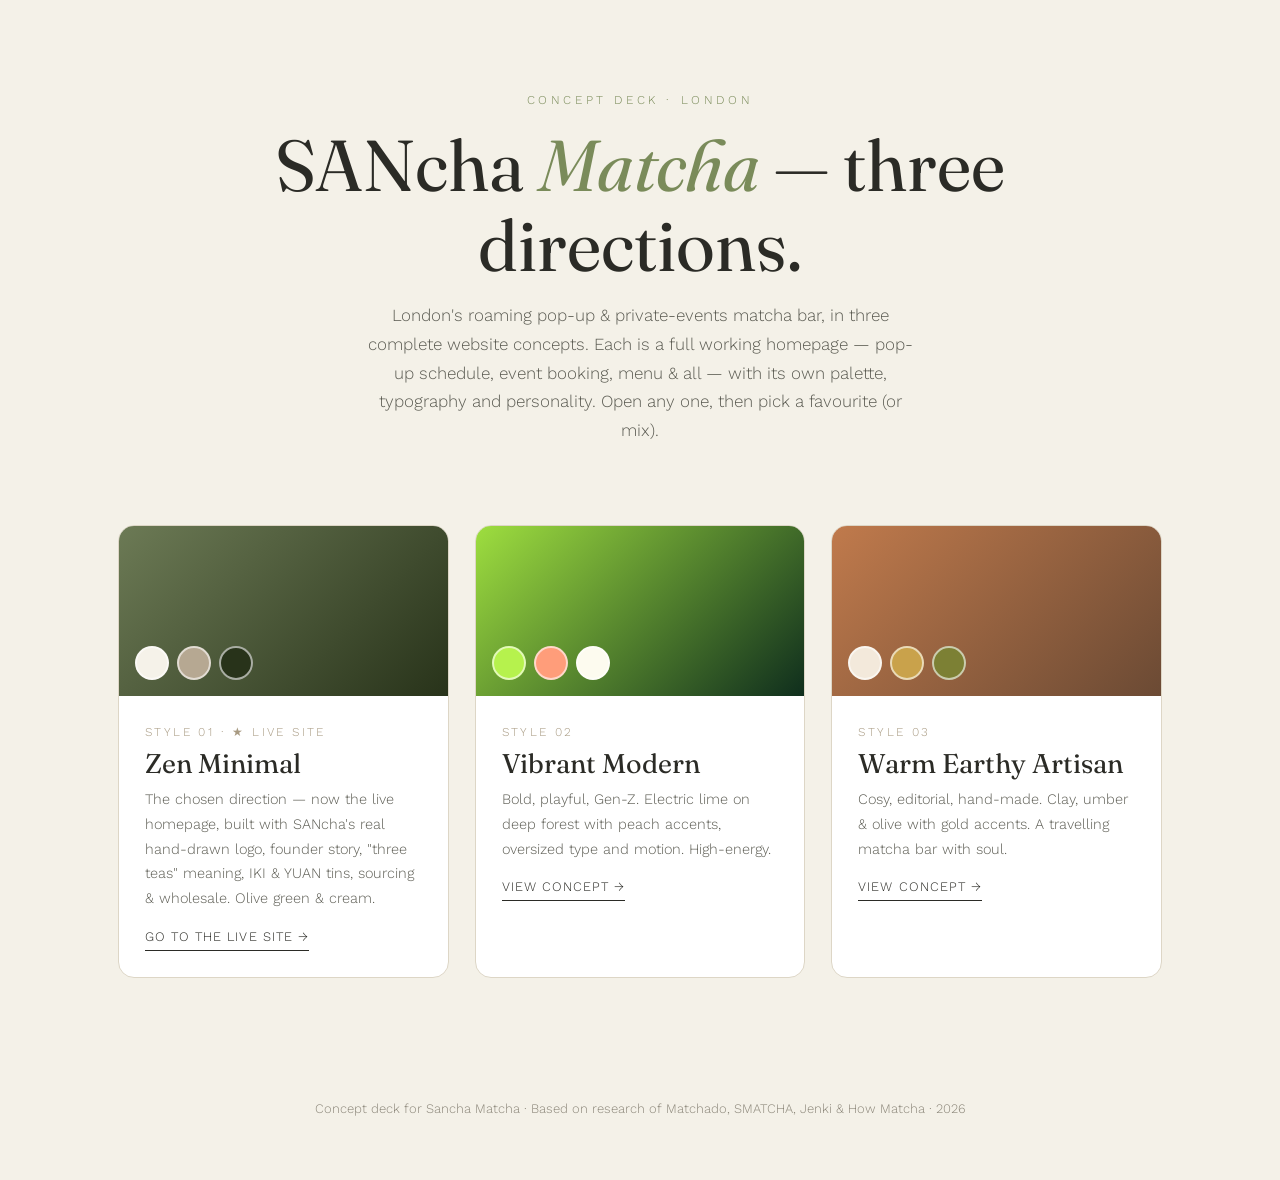
<file: concepts/index.html>
<!DOCTYPE html>
<html lang="en">
<head>
<meta charset="UTF-8">
<meta name="viewport" content="width=device-width, initial-scale=1.0">
<title>Sancha Matcha — 3 Website Concepts</title>
<link href="https://fonts.googleapis.com/css2?family=Fraunces:ital,wght@0,400;0,600;1,400&family=Work+Sans:wght@300;400;500&display=swap" rel="stylesheet">
<style>
  *{margin:0;padding:0;box-sizing:border-box}
  body{font-family:'Work Sans',sans-serif;background:#f4f1e8;color:#2b2b26;line-height:1.7;font-weight:300}
  h1,h2,h3{font-family:'Fraunces',serif;font-weight:400;line-height:1.1}
  .wrap{max-width:1100px;margin:0 auto;padding:0 28px}
  header{text-align:center;padding:90px 0 50px}
  header .ey{font-size:12px;letter-spacing:.3em;text-transform:uppercase;color:#7a8b5a}
  header h1{font-size:clamp(40px,7vw,72px);margin:16px 0}
  header h1 em{font-style:italic;color:#7a8b5a}
  header p{max-width:560px;margin:0 auto;color:#5c5c53;font-size:17px}
  .grid{display:grid;grid-template-columns:repeat(3,1fr);gap:26px;padding:30px 0 90px}
  .card{border-radius:16px;overflow:hidden;text-decoration:none;color:inherit;border:1px solid #ddd6c6;background:#fff;transition:.35s;display:flex;flex-direction:column}
  .card:hover{transform:translateY(-8px);box-shadow:0 30px 60px -34px rgba(0,0,0,.3)}
  .swatch{height:170px;display:flex;align-items:flex-end;padding:16px;gap:8px}
  .swatch i{width:34px;height:34px;border-radius:50%;border:2px solid rgba(255,255,255,.6)}
  .c1{background:linear-gradient(135deg,#6c7a55,#28331a)}
  .c2{background:linear-gradient(135deg,#9ede3f,#0f2e1d)}
  .c3{background:linear-gradient(135deg,#c07a4c,#6b4a34)}
  .body{padding:26px}
  .body .n{font-size:12px;letter-spacing:.2em;text-transform:uppercase;color:#a89a82}
  .body h3{font-size:27px;margin:6px 0 10px}
  .body p{font-size:14.5px;color:#5c5c53;min-height:66px}
  .body .go{margin-top:14px;font-size:13px;letter-spacing:.08em;text-transform:uppercase;border-bottom:1px solid #2b2b26;display:inline-block;padding-bottom:2px}
  footer{text-align:center;padding:30px 0 60px;color:#8a8578;font-size:13px}
  @media(max-width:820px){.grid{grid-template-columns:1fr}}
</style>
</head>
<body>
<header>
  <div class="wrap">
    <div class="ey">Concept Deck · London</div>
    <h1>SANcha <em>Matcha</em> — three directions.</h1>
    <p>London's roaming pop-up &amp; private-events matcha bar, in three complete website concepts. Each is a full working homepage — pop-up schedule, event booking, menu &amp; all — with its own palette, typography and personality. Open any one, then pick a favourite (or mix).</p>
  </div>
</header>
<div class="wrap">
  <div class="grid">
    <a class="card" href="../">
      <div class="swatch c1"><i style="background:#f5f2e9"></i><i style="background:#b6a892"></i><i style="background:#28331a"></i></div>
      <div class="body"><div class="n">Style 01 · ★ Live Site</div><h3>Zen Minimal</h3><p>The chosen direction — now the live homepage, built with SANcha's real hand-drawn logo, founder story, "three teas" meaning, IKI &amp; YUAN tins, sourcing &amp; wholesale. Olive green &amp; cream.</p><span class="go">Go to the live site →</span></div>
    </a>
    <a class="card" href="../style-2-vibrant/index.html">
      <div class="swatch c2"><i style="background:#b6f24d"></i><i style="background:#ff9d7a"></i><i style="background:#fdfbef"></i></div>
      <div class="body"><div class="n">Style 02</div><h3>Vibrant Modern</h3><p>Bold, playful, Gen-Z. Electric lime on deep forest with peach accents, oversized type and motion. High-energy.</p><span class="go">View concept →</span></div>
    </a>
    <a class="card" href="../style-3-earthy/index.html">
      <div class="swatch c3"><i style="background:#f3e9db"></i><i style="background:#c9a24b"></i><i style="background:#7c8034"></i></div>
      <div class="body"><div class="n">Style 03</div><h3>Warm Earthy Artisan</h3><p>Cosy, editorial, hand-made. Clay, umber &amp; olive with gold accents. A travelling matcha bar with soul.</p><span class="go">View concept →</span></div>
    </a>
  </div>
</div>
<footer>Concept deck for Sancha Matcha · Based on research of Matchado, SMATCHA, Jenki &amp; How Matcha · 2026</footer>
</body>
</html>
</file>
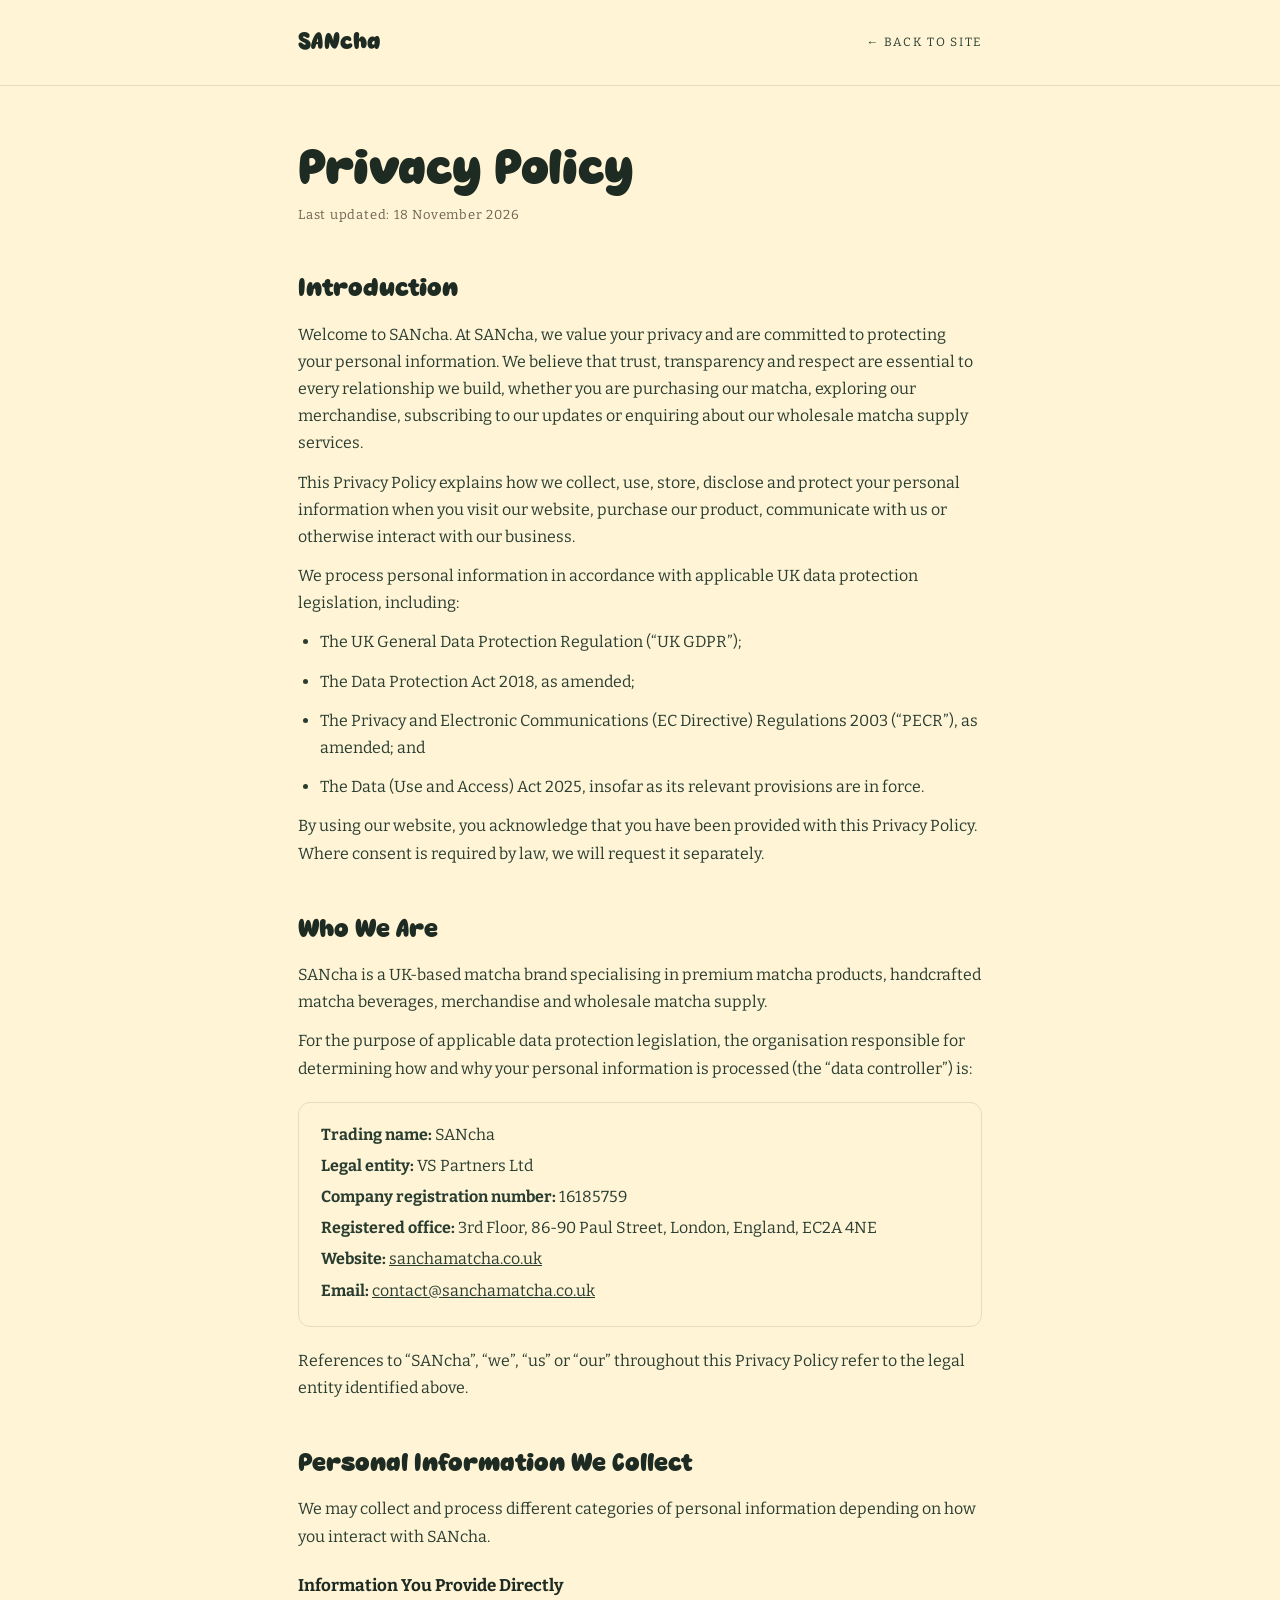
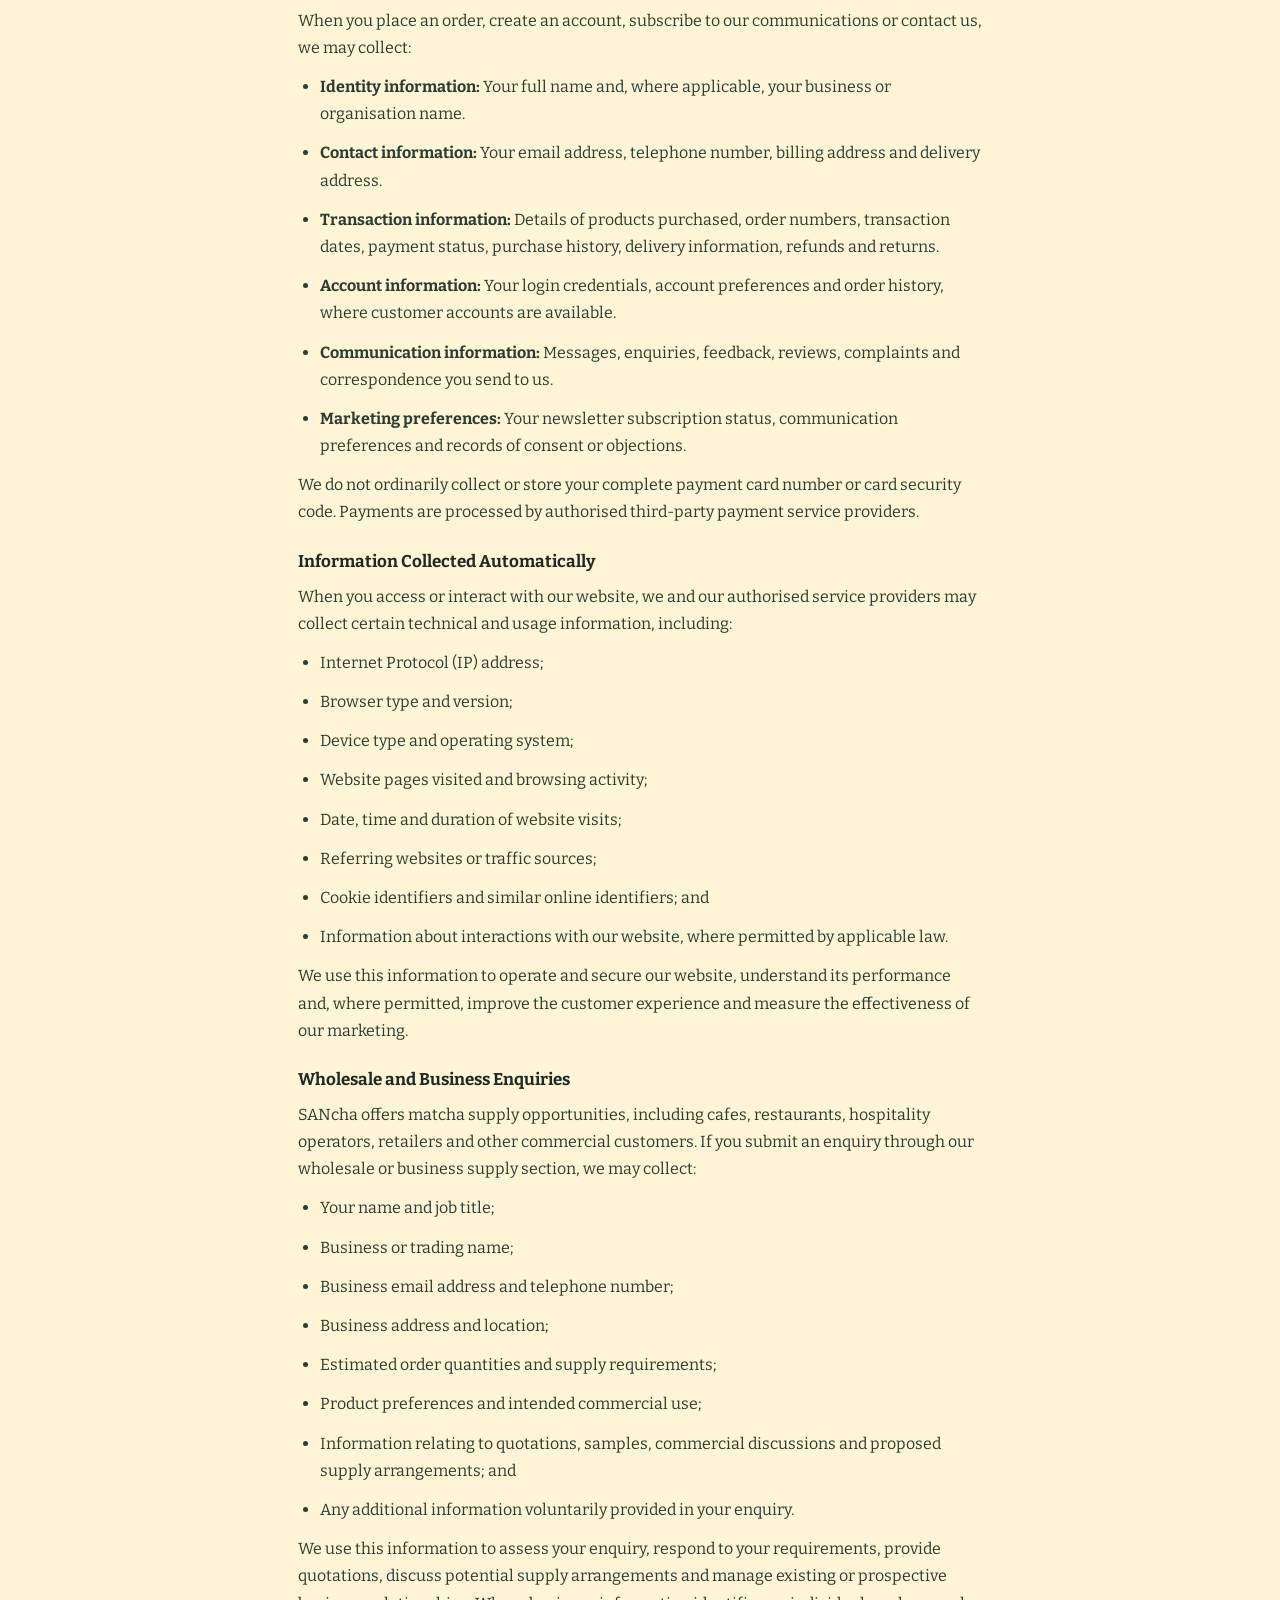
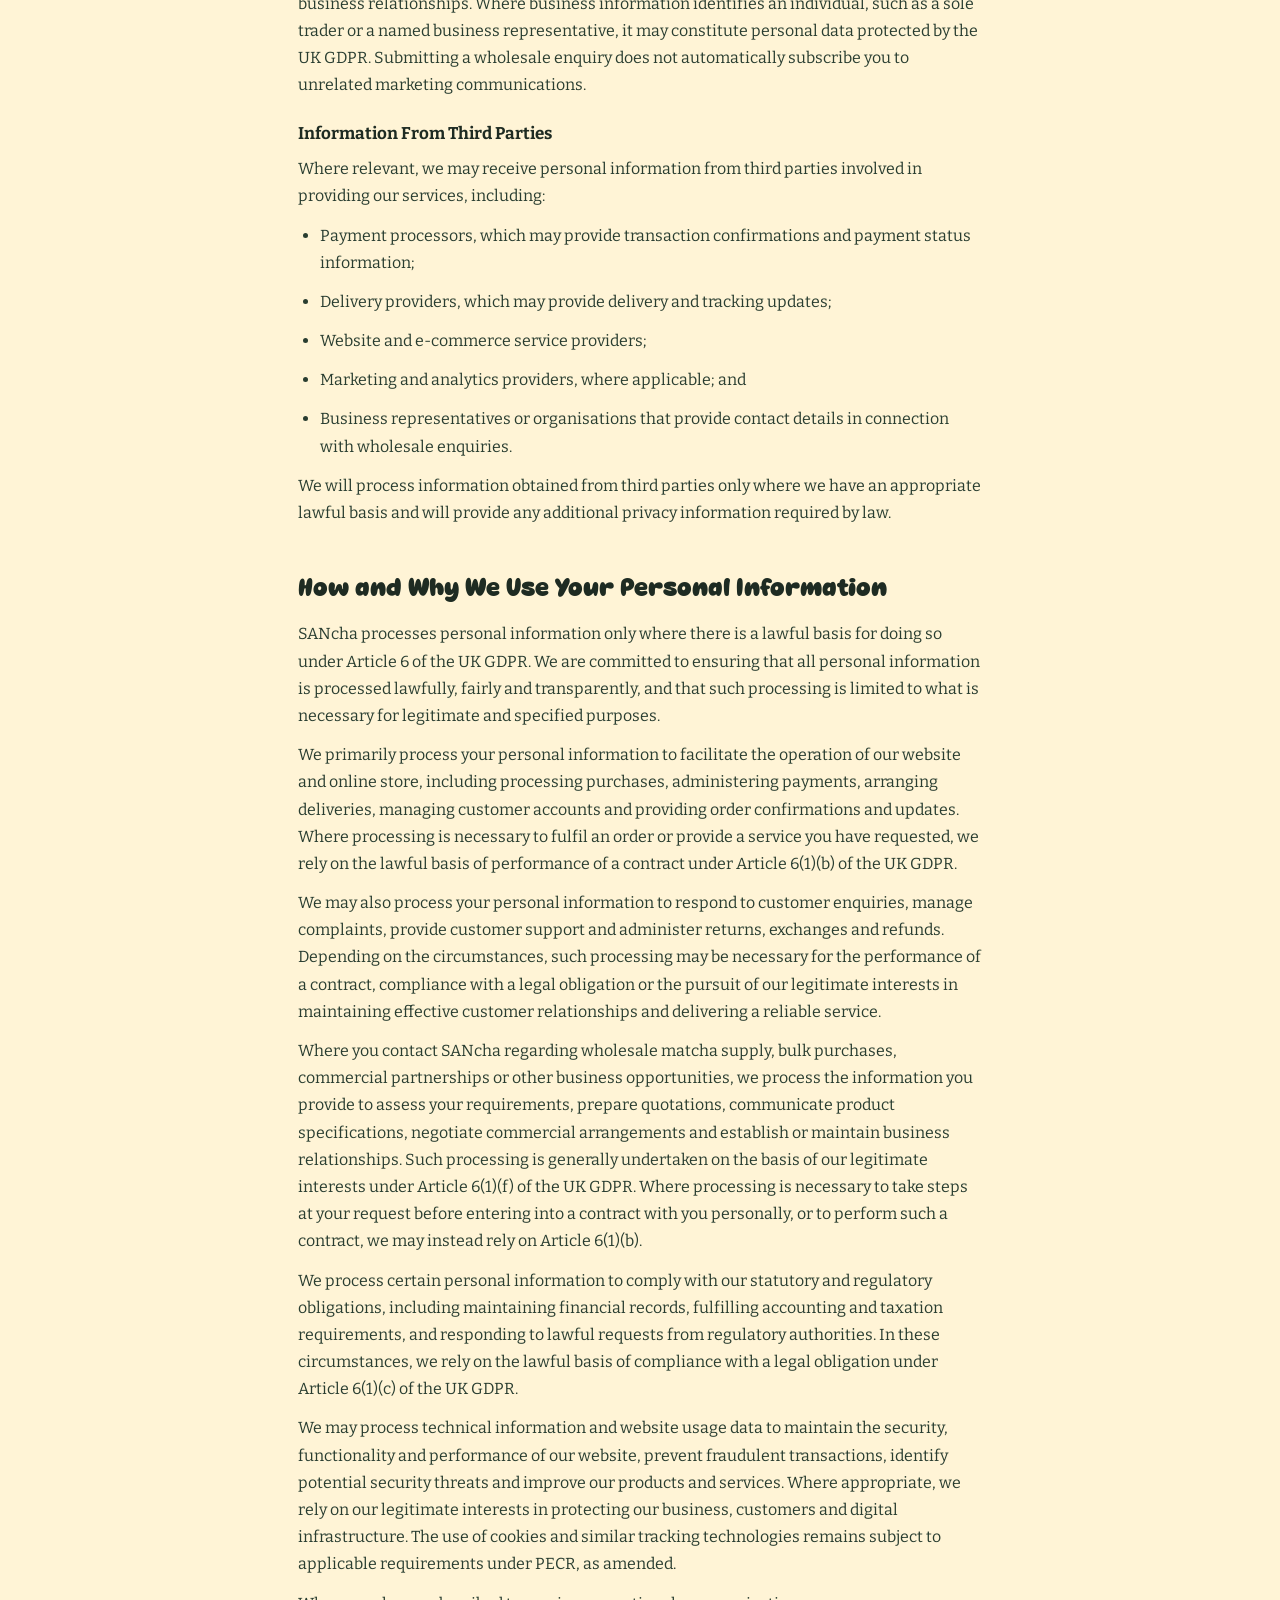
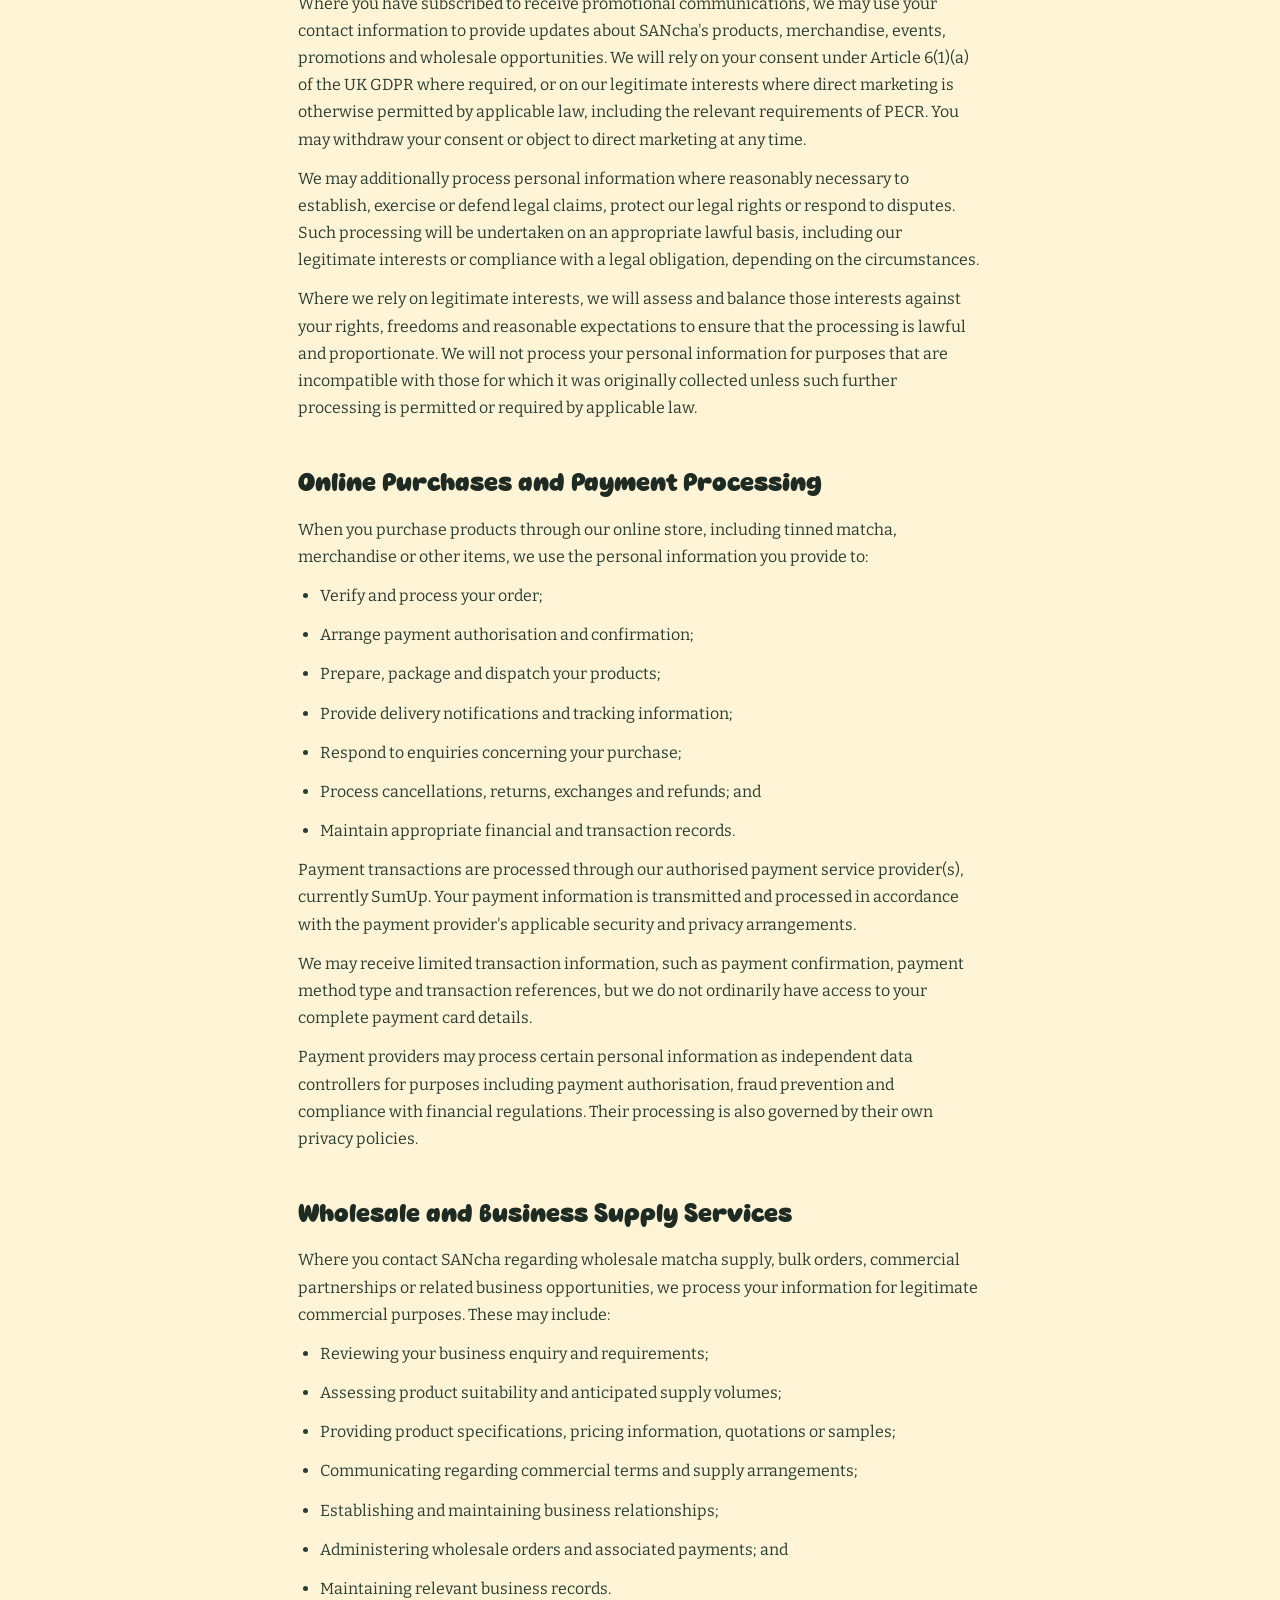
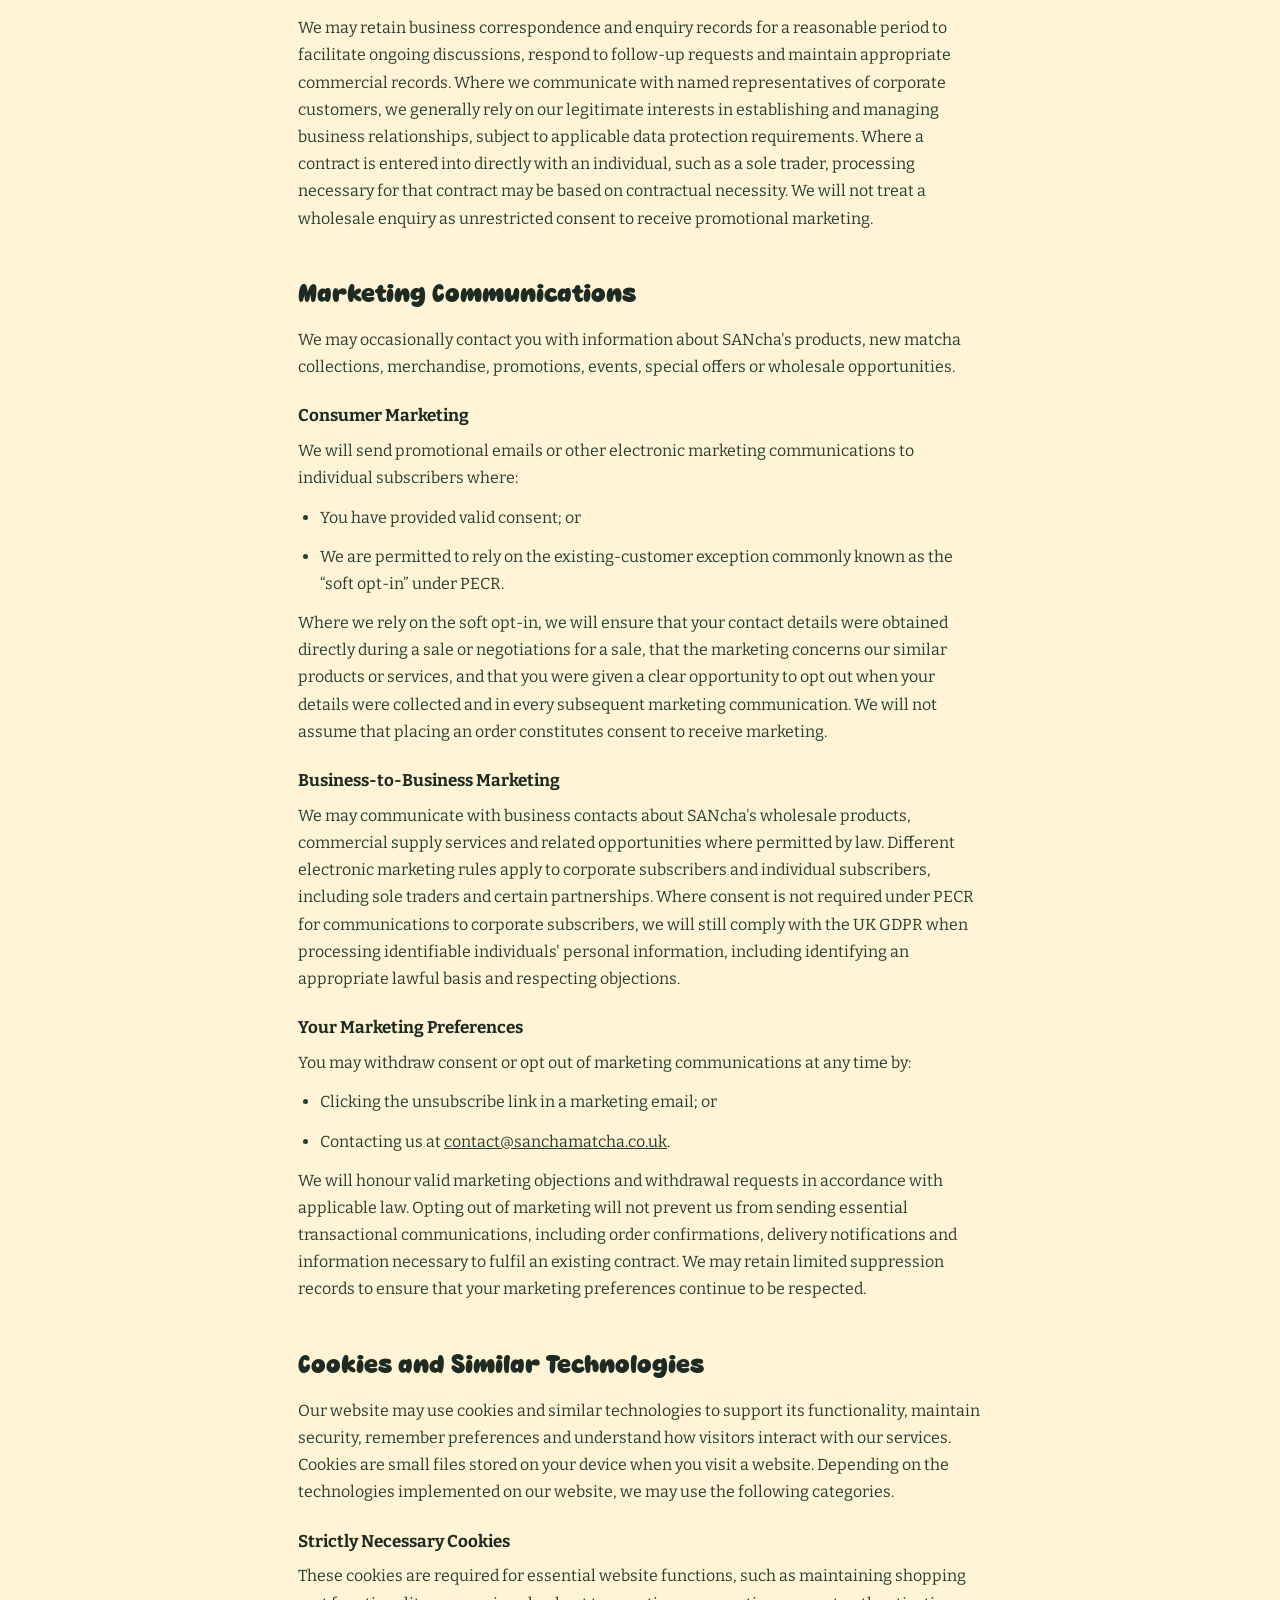
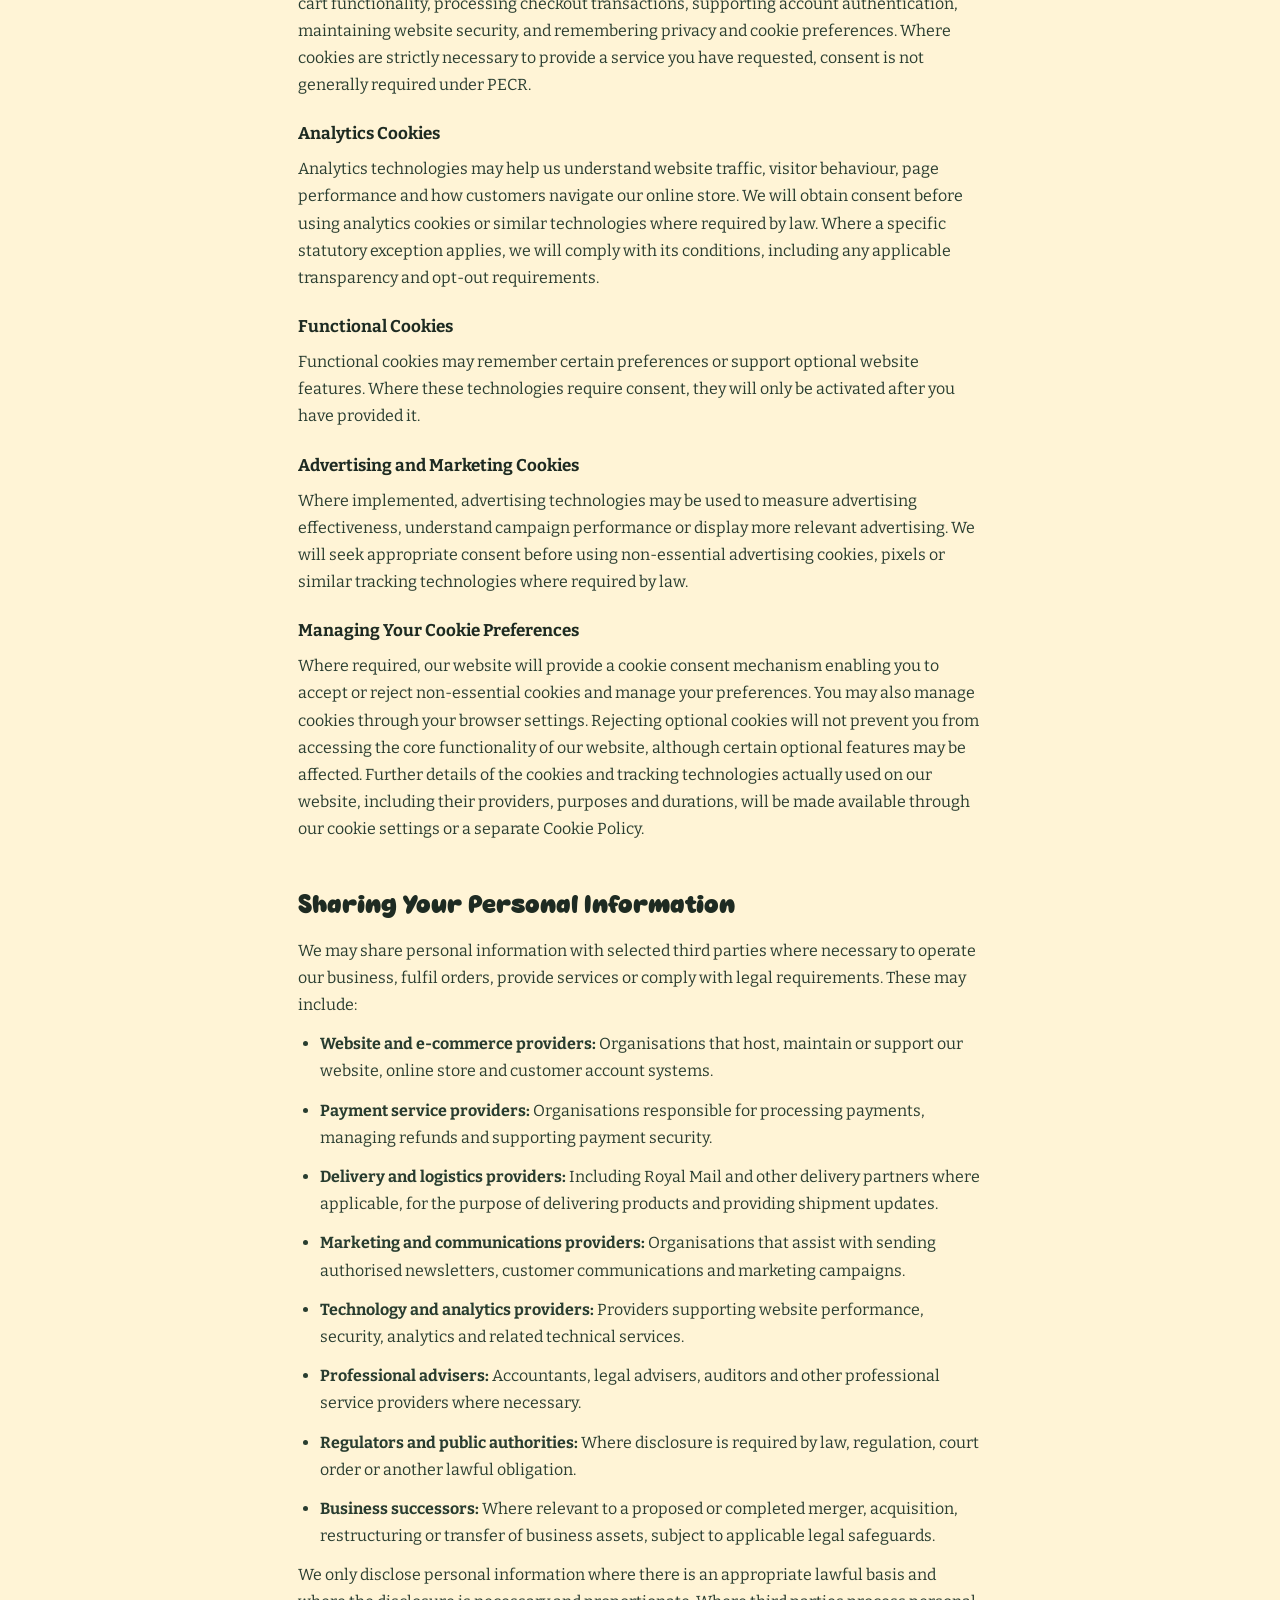
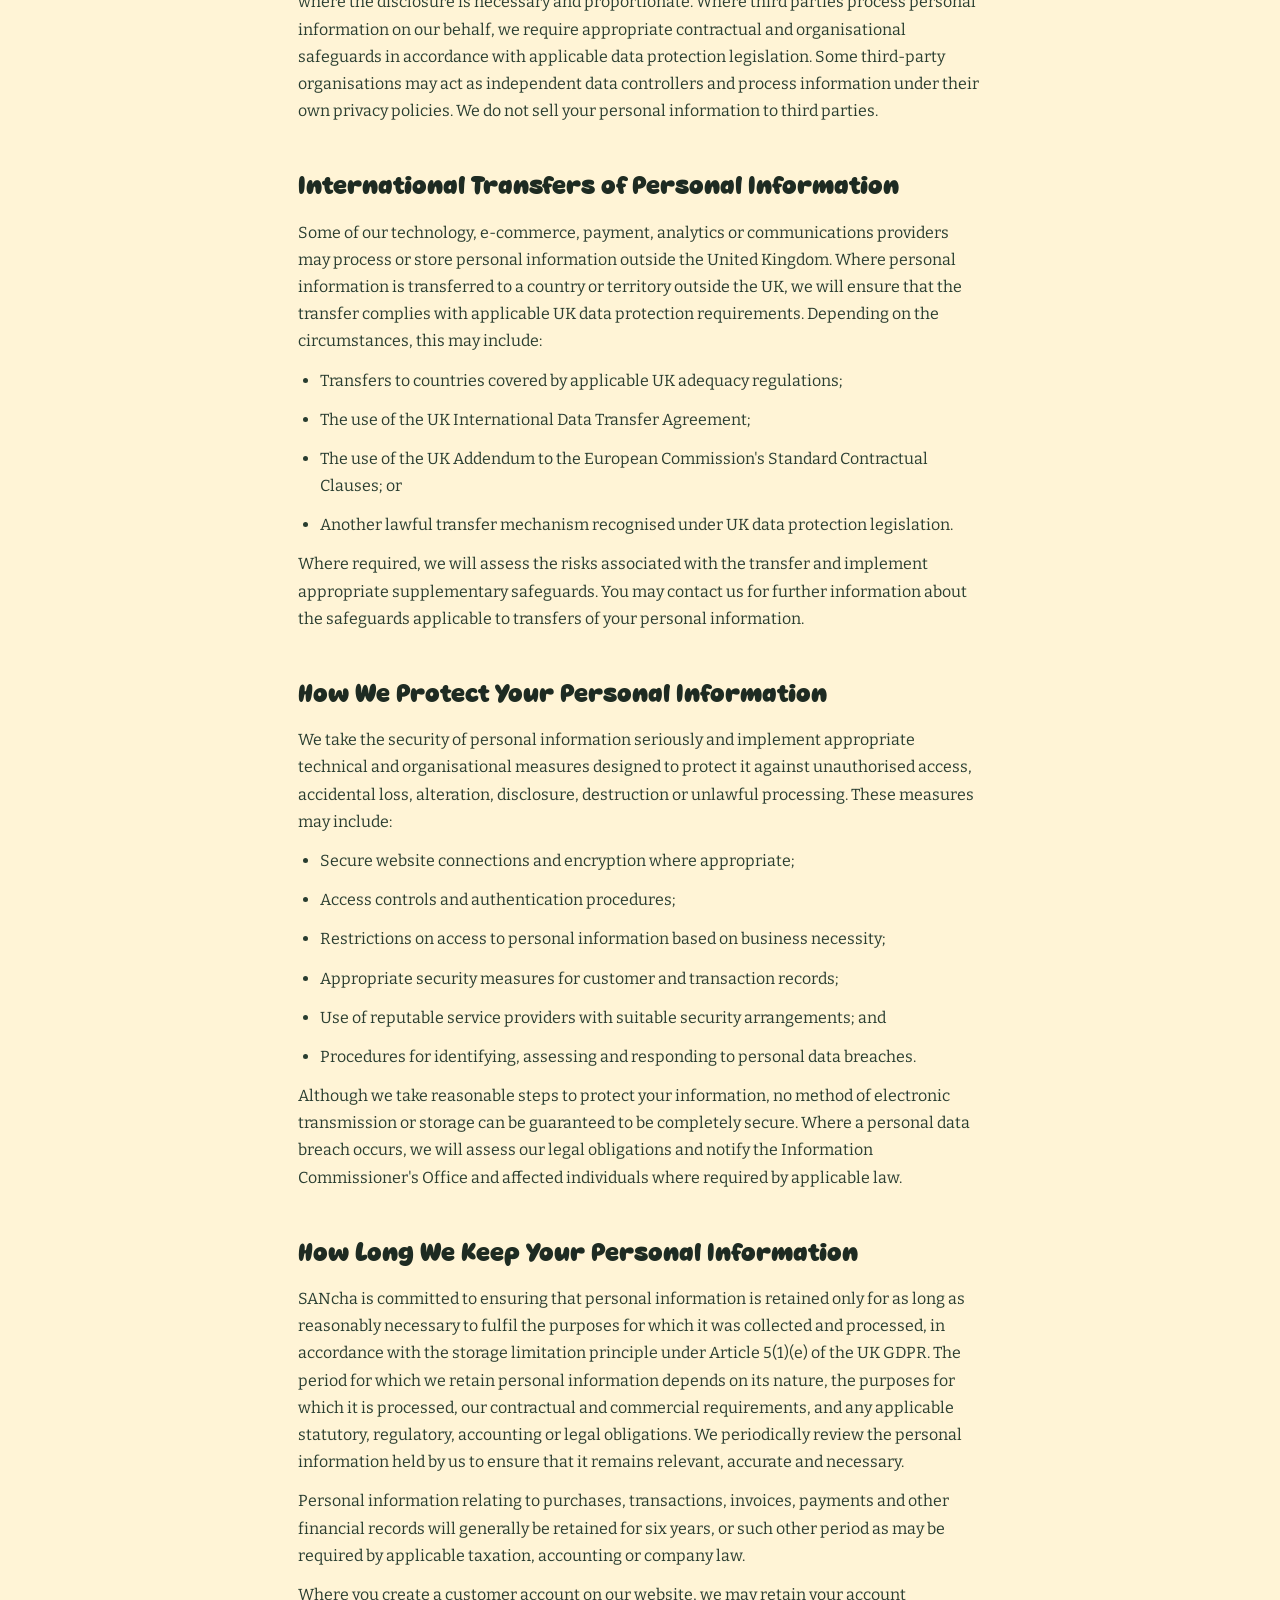
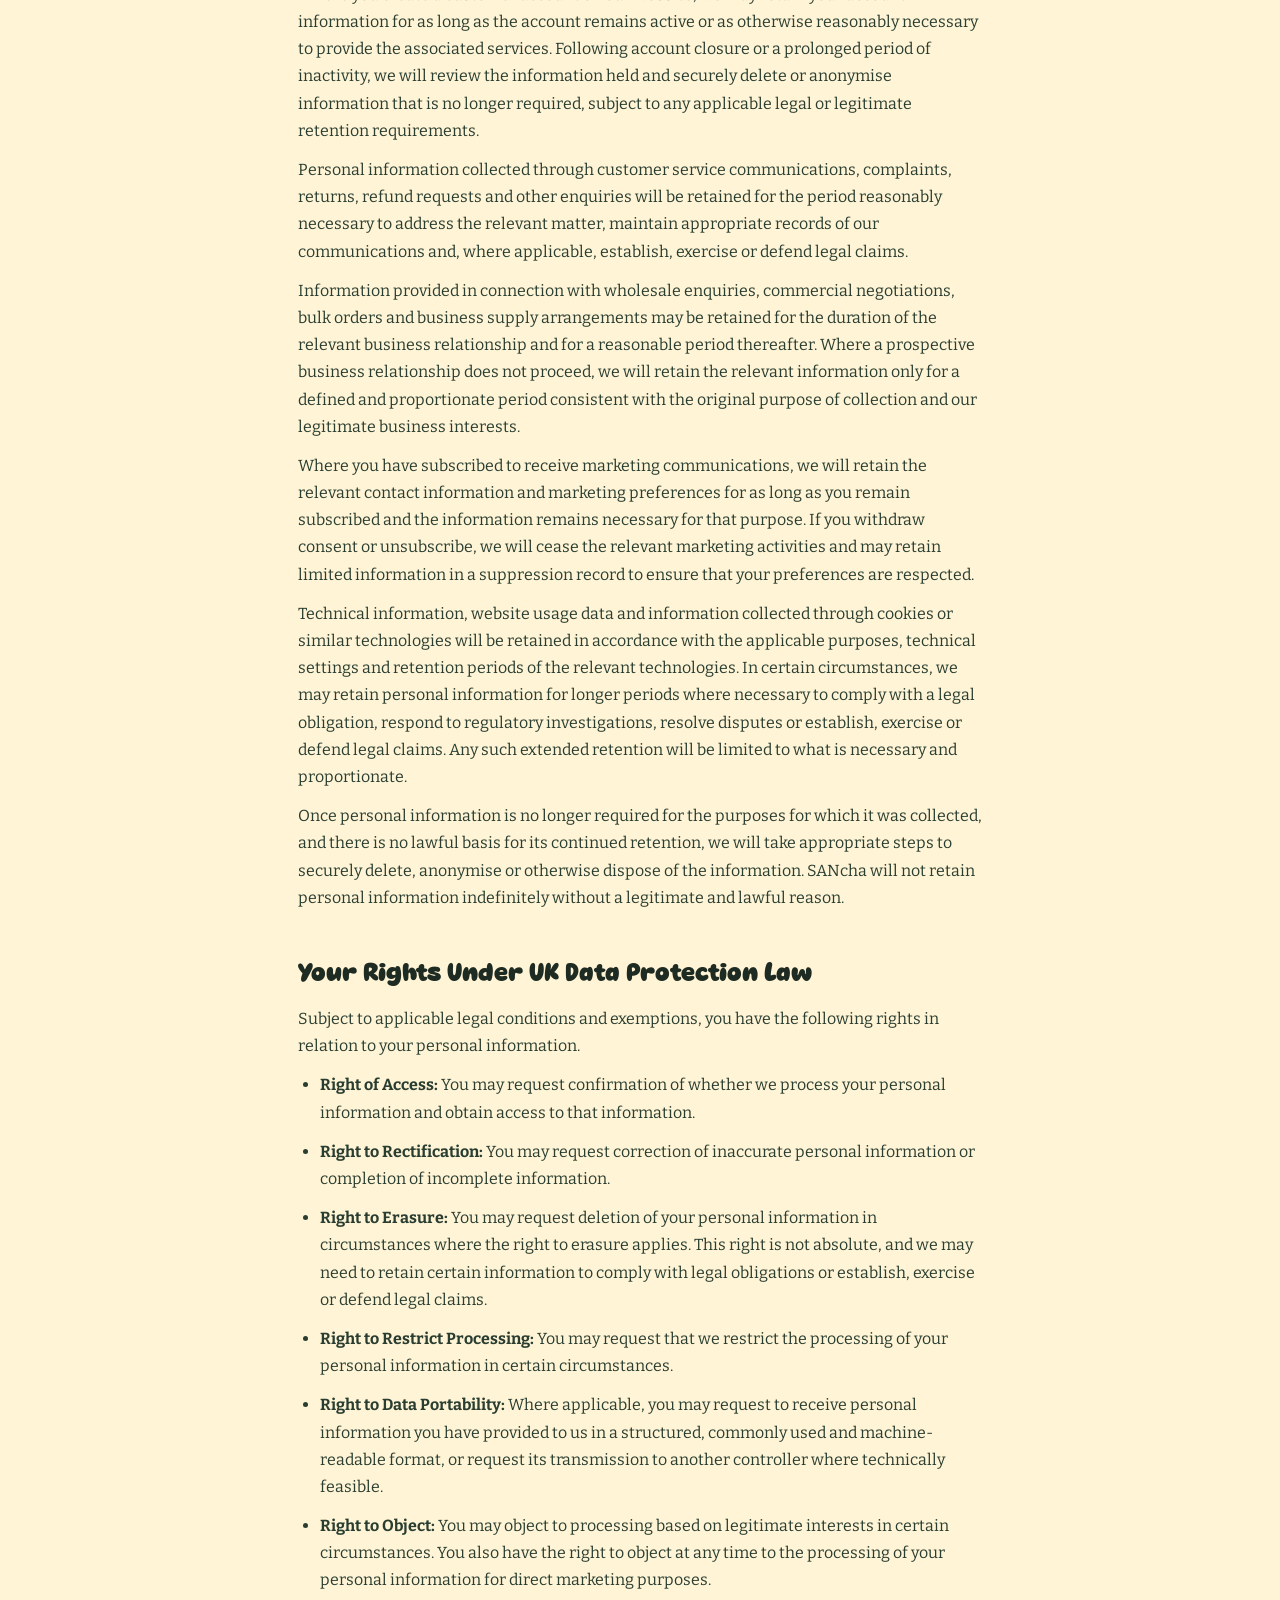
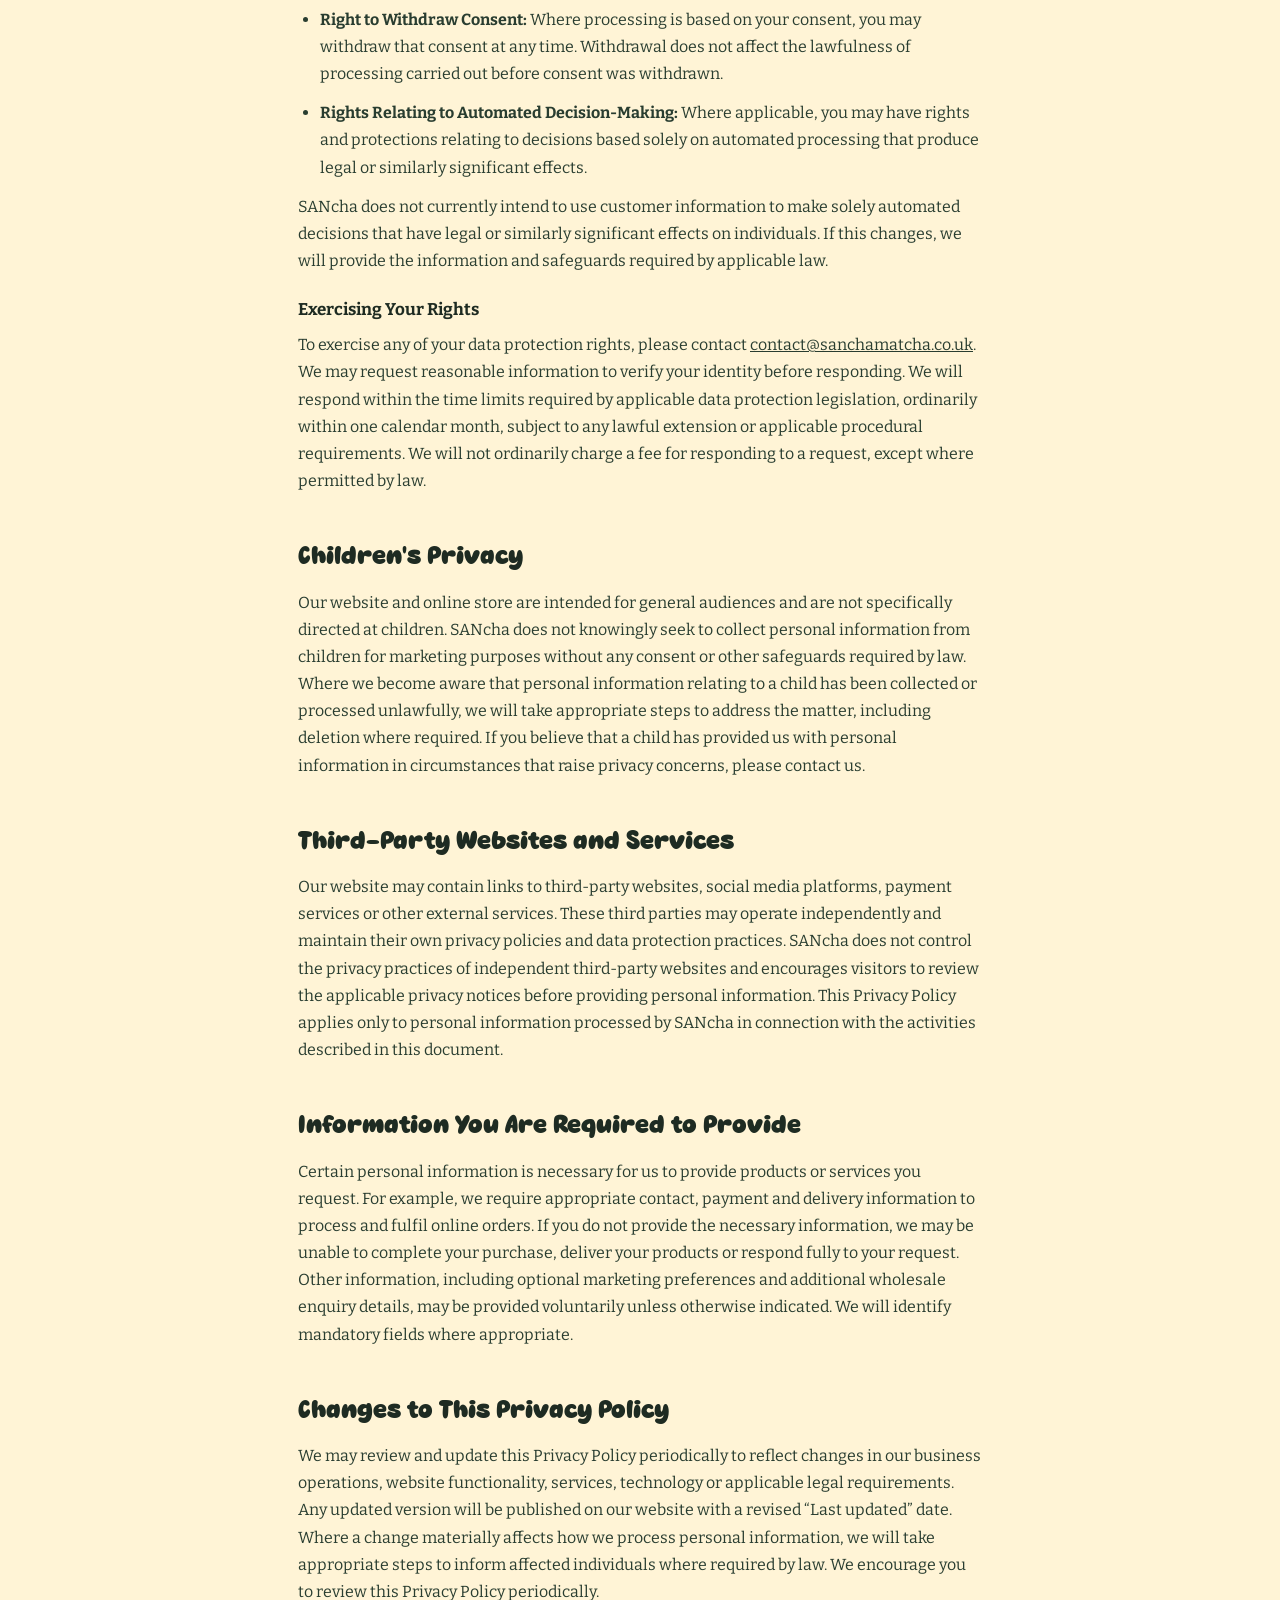
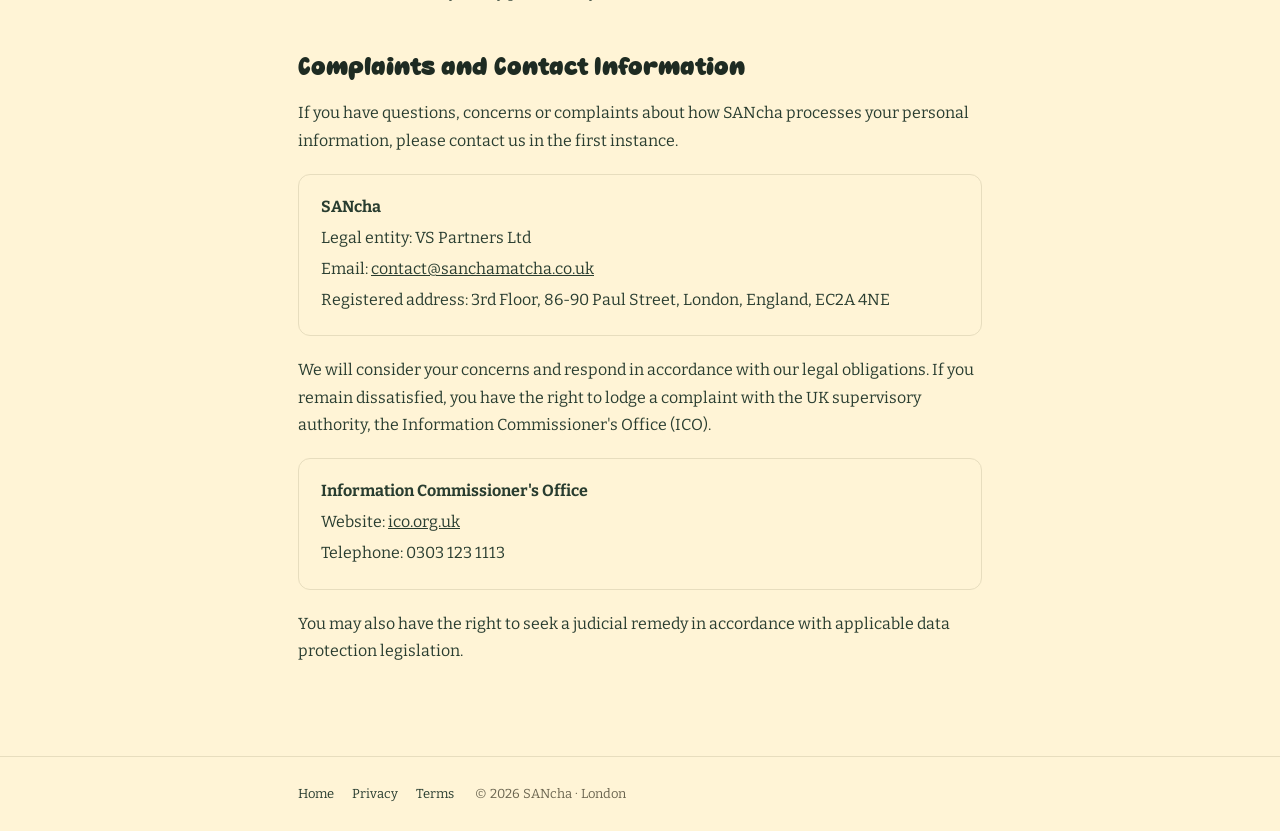
<file: privacy/index.html>
<!DOCTYPE html>
<html lang="en">
<head>
<meta charset="UTF-8">
<meta name="viewport" content="width=device-width, initial-scale=1.0">
<title>Privacy Policy — SANcha</title>
<meta name="description" content="How SANcha (VS Partners Ltd) collects, uses, stores and protects your personal information.">
<meta name="robots" content="index, follow">
<meta name="theme-color" content="#293D30">
<link rel="canonical" href="https://sanchamatcha.co.uk/privacy/">
<link rel="icon" type="image/png" href="../assets/favicon.png">
<link rel="apple-touch-icon" href="../assets/favicon.png">
<style>
  @font-face{font-family:'SuperWaffles';font-style:normal;font-weight:400 700;font-display:swap;src:url(../assets/fonts/superwaffles.woff2) format('woff2')}
  @font-face{font-family:'Fredoka';font-style:normal;font-weight:400 700;font-display:swap;src:url(../assets/fonts/fredoka-latin.woff2) format('woff2')}
  @font-face{font-family:'Bitter';font-style:normal;font-weight:400 700;font-display:swap;src:url(../assets/fonts/bitter-latin.woff2) format('woff2')}
  :root{--forest:#1e2b22;--matcha-deep:#293D30;--cream:#FFF4D6;--paper:#FFF4D6;--charcoal:#293D30;--line:#e7ddbe;--muted:#6b6550}
  *{margin:0;padding:0;box-sizing:border-box}
  body{font-family:'Bitter',serif;background:var(--paper);color:var(--charcoal);line-height:1.7;font-weight:400;-webkit-font-smoothing:antialiased}
  .wrap{max-width:740px;margin:0 auto;padding:0 28px}
  header{border-bottom:1px solid var(--line);padding:22px 0}
  header .wrap{display:flex;align-items:center;justify-content:space-between}
  header a.brand{font-family:'SuperWaffles','Fredoka',sans-serif;font-size:24px;color:var(--forest);text-decoration:none;letter-spacing:.02em}
  header a.back{font-size:12px;letter-spacing:.14em;text-transform:uppercase;color:var(--matcha-deep);text-decoration:none}
  header a.back:hover{color:var(--forest)}
  main{padding:56px 0 80px}
  h1{font-family:'SuperWaffles','Fredoka',sans-serif;font-weight:500;font-size:clamp(34px,5vw,50px);color:var(--forest);line-height:1.05}
  .updated{margin-top:10px;font-size:13px;letter-spacing:.06em;color:var(--muted)}
  h2{font-family:'SuperWaffles','Fredoka',sans-serif;font-weight:500;font-size:26px;color:var(--forest);margin:40px 0 10px}
  h3{font-family:'Bitter',serif;font-weight:700;font-size:17px;color:var(--forest);margin:22px 0 6px}
  p,li{font-size:16px;margin-bottom:12px}
  ul{padding-left:22px;margin-bottom:12px}
  a{color:var(--matcha-deep)}
  .note{background:var(--cream);border:1px solid var(--line);border-radius:12px;padding:18px 22px;margin:20px 0;font-size:15px}
  .note p{margin-bottom:4px}
  footer{border-top:1px solid var(--line);padding:26px 0;font-size:13px;color:var(--muted)}
  footer a{color:var(--matcha-deep);text-decoration:none;margin-right:18px}
</style>
</head>
<body>
<header><div class="wrap">
  <a class="brand" href="/sancha-preview/">SANcha</a>
  <a class="back" href="/sancha-preview/">&larr; Back to site</a>
</div></header>

<main><div class="wrap">
  <h1>Privacy Policy</h1>
  <p class="updated">Last updated: 18 November 2026</p>

  <h2>Introduction</h2>
  <p>Welcome to SANcha. At SANcha, we value your privacy and are committed to protecting your personal information. We believe that trust, transparency and respect are essential to every relationship we build, whether you are purchasing our matcha, exploring our merchandise, subscribing to our updates or enquiring about our wholesale matcha supply services.</p>
  <p>This Privacy Policy explains how we collect, use, store, disclose and protect your personal information when you visit our website, purchase our product, communicate with us or otherwise interact with our business.</p>
  <p>We process personal information in accordance with applicable UK data protection legislation, including:</p>
  <ul>
    <li>The UK General Data Protection Regulation (&ldquo;UK GDPR&rdquo;);</li>
    <li>The Data Protection Act 2018, as amended;</li>
    <li>The Privacy and Electronic Communications (EC Directive) Regulations 2003 (&ldquo;PECR&rdquo;), as amended; and</li>
    <li>The Data (Use and Access) Act 2025, insofar as its relevant provisions are in force.</li>
  </ul>
  <p>By using our website, you acknowledge that you have been provided with this Privacy Policy. Where consent is required by law, we will request it separately.</p>

  <h2>Who We Are</h2>
  <p>SANcha is a UK-based matcha brand specialising in premium matcha products, handcrafted matcha beverages, merchandise and wholesale matcha supply.</p>
  <p>For the purpose of applicable data protection legislation, the organisation responsible for determining how and why your personal information is processed (the &ldquo;data controller&rdquo;) is:</p>
  <div class="note">
    <p><strong>Trading name:</strong> SANcha</p>
    <p><strong>Legal entity:</strong> VS Partners Ltd</p>
    <p><strong>Company registration number:</strong> 16185759</p>
    <p><strong>Registered office:</strong> 3rd Floor, 86-90 Paul Street, London, England, EC2A 4NE</p>
    <p><strong>Website:</strong> <a href="https://sanchamatcha.co.uk/">sanchamatcha.co.uk</a></p>
    <p><strong>Email:</strong> <a href="mailto:contact@sanchamatcha.co.uk">contact@sanchamatcha.co.uk</a></p>
  </div>
  <p>References to &ldquo;SANcha&rdquo;, &ldquo;we&rdquo;, &ldquo;us&rdquo; or &ldquo;our&rdquo; throughout this Privacy Policy refer to the legal entity identified above.</p>

  <h2>Personal Information We Collect</h2>
  <p>We may collect and process different categories of personal information depending on how you interact with SANcha.</p>

  <h3>Information You Provide Directly</h3>
  <p>When you place an order, create an account, subscribe to our communications or contact us, we may collect:</p>
  <ul>
    <li><strong>Identity information:</strong> Your full name and, where applicable, your business or organisation name.</li>
    <li><strong>Contact information:</strong> Your email address, telephone number, billing address and delivery address.</li>
    <li><strong>Transaction information:</strong> Details of products purchased, order numbers, transaction dates, payment status, purchase history, delivery information, refunds and returns.</li>
    <li><strong>Account information:</strong> Your login credentials, account preferences and order history, where customer accounts are available.</li>
    <li><strong>Communication information:</strong> Messages, enquiries, feedback, reviews, complaints and correspondence you send to us.</li>
    <li><strong>Marketing preferences:</strong> Your newsletter subscription status, communication preferences and records of consent or objections.</li>
  </ul>
  <p>We do not ordinarily collect or store your complete payment card number or card security code. Payments are processed by authorised third-party payment service providers.</p>

  <h3>Information Collected Automatically</h3>
  <p>When you access or interact with our website, we and our authorised service providers may collect certain technical and usage information, including:</p>
  <ul>
    <li>Internet Protocol (IP) address;</li>
    <li>Browser type and version;</li>
    <li>Device type and operating system;</li>
    <li>Website pages visited and browsing activity;</li>
    <li>Date, time and duration of website visits;</li>
    <li>Referring websites or traffic sources;</li>
    <li>Cookie identifiers and similar online identifiers; and</li>
    <li>Information about interactions with our website, where permitted by applicable law.</li>
  </ul>
  <p>We use this information to operate and secure our website, understand its performance and, where permitted, improve the customer experience and measure the effectiveness of our marketing.</p>

  <h3>Wholesale and Business Enquiries</h3>
  <p>SANcha offers matcha supply opportunities, including cafes, restaurants, hospitality operators, retailers and other commercial customers. If you submit an enquiry through our wholesale or business supply section, we may collect:</p>
  <ul>
    <li>Your name and job title;</li>
    <li>Business or trading name;</li>
    <li>Business email address and telephone number;</li>
    <li>Business address and location;</li>
    <li>Estimated order quantities and supply requirements;</li>
    <li>Product preferences and intended commercial use;</li>
    <li>Information relating to quotations, samples, commercial discussions and proposed supply arrangements; and</li>
    <li>Any additional information voluntarily provided in your enquiry.</li>
  </ul>
  <p>We use this information to assess your enquiry, respond to your requirements, provide quotations, discuss potential supply arrangements and manage existing or prospective business relationships. Where business information identifies an individual, such as a sole trader or a named business representative, it may constitute personal data protected by the UK GDPR. Submitting a wholesale enquiry does not automatically subscribe you to unrelated marketing communications.</p>

  <h3>Information From Third Parties</h3>
  <p>Where relevant, we may receive personal information from third parties involved in providing our services, including:</p>
  <ul>
    <li>Payment processors, which may provide transaction confirmations and payment status information;</li>
    <li>Delivery providers, which may provide delivery and tracking updates;</li>
    <li>Website and e-commerce service providers;</li>
    <li>Marketing and analytics providers, where applicable; and</li>
    <li>Business representatives or organisations that provide contact details in connection with wholesale enquiries.</li>
  </ul>
  <p>We will process information obtained from third parties only where we have an appropriate lawful basis and will provide any additional privacy information required by law.</p>

  <h2>How and Why We Use Your Personal Information</h2>
  <p>SANcha processes personal information only where there is a lawful basis for doing so under Article 6 of the UK GDPR. We are committed to ensuring that all personal information is processed lawfully, fairly and transparently, and that such processing is limited to what is necessary for legitimate and specified purposes.</p>
  <p>We primarily process your personal information to facilitate the operation of our website and online store, including processing purchases, administering payments, arranging deliveries, managing customer accounts and providing order confirmations and updates. Where processing is necessary to fulfil an order or provide a service you have requested, we rely on the lawful basis of performance of a contract under Article 6(1)(b) of the UK GDPR.</p>
  <p>We may also process your personal information to respond to customer enquiries, manage complaints, provide customer support and administer returns, exchanges and refunds. Depending on the circumstances, such processing may be necessary for the performance of a contract, compliance with a legal obligation or the pursuit of our legitimate interests in maintaining effective customer relationships and delivering a reliable service.</p>
  <p>Where you contact SANcha regarding wholesale matcha supply, bulk purchases, commercial partnerships or other business opportunities, we process the information you provide to assess your requirements, prepare quotations, communicate product specifications, negotiate commercial arrangements and establish or maintain business relationships. Such processing is generally undertaken on the basis of our legitimate interests under Article 6(1)(f) of the UK GDPR. Where processing is necessary to take steps at your request before entering into a contract with you personally, or to perform such a contract, we may instead rely on Article 6(1)(b).</p>
  <p>We process certain personal information to comply with our statutory and regulatory obligations, including maintaining financial records, fulfilling accounting and taxation requirements, and responding to lawful requests from regulatory authorities. In these circumstances, we rely on the lawful basis of compliance with a legal obligation under Article 6(1)(c) of the UK GDPR.</p>
  <p>We may process technical information and website usage data to maintain the security, functionality and performance of our website, prevent fraudulent transactions, identify potential security threats and improve our products and services. Where appropriate, we rely on our legitimate interests in protecting our business, customers and digital infrastructure. The use of cookies and similar tracking technologies remains subject to applicable requirements under PECR, as amended.</p>
  <p>Where you have subscribed to receive promotional communications, we may use your contact information to provide updates about SANcha's products, merchandise, events, promotions and wholesale opportunities. We will rely on your consent under Article 6(1)(a) of the UK GDPR where required, or on our legitimate interests where direct marketing is otherwise permitted by applicable law, including the relevant requirements of PECR. You may withdraw your consent or object to direct marketing at any time.</p>
  <p>We may additionally process personal information where reasonably necessary to establish, exercise or defend legal claims, protect our legal rights or respond to disputes. Such processing will be undertaken on an appropriate lawful basis, including our legitimate interests or compliance with a legal obligation, depending on the circumstances.</p>
  <p>Where we rely on legitimate interests, we will assess and balance those interests against your rights, freedoms and reasonable expectations to ensure that the processing is lawful and proportionate. We will not process your personal information for purposes that are incompatible with those for which it was originally collected unless such further processing is permitted or required by applicable law.</p>

  <h2>Online Purchases and Payment Processing</h2>
  <p>When you purchase products through our online store, including tinned matcha, merchandise or other items, we use the personal information you provide to:</p>
  <ul>
    <li>Verify and process your order;</li>
    <li>Arrange payment authorisation and confirmation;</li>
    <li>Prepare, package and dispatch your products;</li>
    <li>Provide delivery notifications and tracking information;</li>
    <li>Respond to enquiries concerning your purchase;</li>
    <li>Process cancellations, returns, exchanges and refunds; and</li>
    <li>Maintain appropriate financial and transaction records.</li>
  </ul>
  <p>Payment transactions are processed through our authorised payment service provider(s), currently SumUp. Your payment information is transmitted and processed in accordance with the payment provider's applicable security and privacy arrangements.</p>
  <p>We may receive limited transaction information, such as payment confirmation, payment method type and transaction references, but we do not ordinarily have access to your complete payment card details.</p>
  <p>Payment providers may process certain personal information as independent data controllers for purposes including payment authorisation, fraud prevention and compliance with financial regulations. Their processing is also governed by their own privacy policies.</p>

  <h2>Wholesale and Business Supply Services</h2>
  <p>Where you contact SANcha regarding wholesale matcha supply, bulk orders, commercial partnerships or related business opportunities, we process your information for legitimate commercial purposes. These may include:</p>
  <ul>
    <li>Reviewing your business enquiry and requirements;</li>
    <li>Assessing product suitability and anticipated supply volumes;</li>
    <li>Providing product specifications, pricing information, quotations or samples;</li>
    <li>Communicating regarding commercial terms and supply arrangements;</li>
    <li>Establishing and maintaining business relationships;</li>
    <li>Administering wholesale orders and associated payments; and</li>
    <li>Maintaining relevant business records.</li>
  </ul>
  <p>We may retain business correspondence and enquiry records for a reasonable period to facilitate ongoing discussions, respond to follow-up requests and maintain appropriate commercial records. Where we communicate with named representatives of corporate customers, we generally rely on our legitimate interests in establishing and managing business relationships, subject to applicable data protection requirements. Where a contract is entered into directly with an individual, such as a sole trader, processing necessary for that contract may be based on contractual necessity. We will not treat a wholesale enquiry as unrestricted consent to receive promotional marketing.</p>

  <h2>Marketing Communications</h2>
  <p>We may occasionally contact you with information about SANcha's products, new matcha collections, merchandise, promotions, events, special offers or wholesale opportunities.</p>

  <h3>Consumer Marketing</h3>
  <p>We will send promotional emails or other electronic marketing communications to individual subscribers where:</p>
  <ul>
    <li>You have provided valid consent; or</li>
    <li>We are permitted to rely on the existing-customer exception commonly known as the &ldquo;soft opt-in&rdquo; under PECR.</li>
  </ul>
  <p>Where we rely on the soft opt-in, we will ensure that your contact details were obtained directly during a sale or negotiations for a sale, that the marketing concerns our similar products or services, and that you were given a clear opportunity to opt out when your details were collected and in every subsequent marketing communication. We will not assume that placing an order constitutes consent to receive marketing.</p>

  <h3>Business-to-Business Marketing</h3>
  <p>We may communicate with business contacts about SANcha's wholesale products, commercial supply services and related opportunities where permitted by law. Different electronic marketing rules apply to corporate subscribers and individual subscribers, including sole traders and certain partnerships. Where consent is not required under PECR for communications to corporate subscribers, we will still comply with the UK GDPR when processing identifiable individuals' personal information, including identifying an appropriate lawful basis and respecting objections.</p>

  <h3>Your Marketing Preferences</h3>
  <p>You may withdraw consent or opt out of marketing communications at any time by:</p>
  <ul>
    <li>Clicking the unsubscribe link in a marketing email; or</li>
    <li>Contacting us at <a href="mailto:contact@sanchamatcha.co.uk">contact@sanchamatcha.co.uk</a>.</li>
  </ul>
  <p>We will honour valid marketing objections and withdrawal requests in accordance with applicable law. Opting out of marketing will not prevent us from sending essential transactional communications, including order confirmations, delivery notifications and information necessary to fulfil an existing contract. We may retain limited suppression records to ensure that your marketing preferences continue to be respected.</p>

  <h2>Cookies and Similar Technologies</h2>
  <p>Our website may use cookies and similar technologies to support its functionality, maintain security, remember preferences and understand how visitors interact with our services. Cookies are small files stored on your device when you visit a website. Depending on the technologies implemented on our website, we may use the following categories.</p>
  <h3>Strictly Necessary Cookies</h3>
  <p>These cookies are required for essential website functions, such as maintaining shopping cart functionality, processing checkout transactions, supporting account authentication, maintaining website security, and remembering privacy and cookie preferences. Where cookies are strictly necessary to provide a service you have requested, consent is not generally required under PECR.</p>
  <h3>Analytics Cookies</h3>
  <p>Analytics technologies may help us understand website traffic, visitor behaviour, page performance and how customers navigate our online store. We will obtain consent before using analytics cookies or similar technologies where required by law. Where a specific statutory exception applies, we will comply with its conditions, including any applicable transparency and opt-out requirements.</p>
  <h3>Functional Cookies</h3>
  <p>Functional cookies may remember certain preferences or support optional website features. Where these technologies require consent, they will only be activated after you have provided it.</p>
  <h3>Advertising and Marketing Cookies</h3>
  <p>Where implemented, advertising technologies may be used to measure advertising effectiveness, understand campaign performance or display more relevant advertising. We will seek appropriate consent before using non-essential advertising cookies, pixels or similar tracking technologies where required by law.</p>
  <h3>Managing Your Cookie Preferences</h3>
  <p>Where required, our website will provide a cookie consent mechanism enabling you to accept or reject non-essential cookies and manage your preferences. You may also manage cookies through your browser settings. Rejecting optional cookies will not prevent you from accessing the core functionality of our website, although certain optional features may be affected. Further details of the cookies and tracking technologies actually used on our website, including their providers, purposes and durations, will be made available through our cookie settings or a separate Cookie Policy.</p>

  <h2>Sharing Your Personal Information</h2>
  <p>We may share personal information with selected third parties where necessary to operate our business, fulfil orders, provide services or comply with legal requirements. These may include:</p>
  <ul>
    <li><strong>Website and e-commerce providers:</strong> Organisations that host, maintain or support our website, online store and customer account systems.</li>
    <li><strong>Payment service providers:</strong> Organisations responsible for processing payments, managing refunds and supporting payment security.</li>
    <li><strong>Delivery and logistics providers:</strong> Including Royal Mail and other delivery partners where applicable, for the purpose of delivering products and providing shipment updates.</li>
    <li><strong>Marketing and communications providers:</strong> Organisations that assist with sending authorised newsletters, customer communications and marketing campaigns.</li>
    <li><strong>Technology and analytics providers:</strong> Providers supporting website performance, security, analytics and related technical services.</li>
    <li><strong>Professional advisers:</strong> Accountants, legal advisers, auditors and other professional service providers where necessary.</li>
    <li><strong>Regulators and public authorities:</strong> Where disclosure is required by law, regulation, court order or another lawful obligation.</li>
    <li><strong>Business successors:</strong> Where relevant to a proposed or completed merger, acquisition, restructuring or transfer of business assets, subject to applicable legal safeguards.</li>
  </ul>
  <p>We only disclose personal information where there is an appropriate lawful basis and where the disclosure is necessary and proportionate. Where third parties process personal information on our behalf, we require appropriate contractual and organisational safeguards in accordance with applicable data protection legislation. Some third-party organisations may act as independent data controllers and process information under their own privacy policies. We do not sell your personal information to third parties.</p>

  <h2>International Transfers of Personal Information</h2>
  <p>Some of our technology, e-commerce, payment, analytics or communications providers may process or store personal information outside the United Kingdom. Where personal information is transferred to a country or territory outside the UK, we will ensure that the transfer complies with applicable UK data protection requirements. Depending on the circumstances, this may include:</p>
  <ul>
    <li>Transfers to countries covered by applicable UK adequacy regulations;</li>
    <li>The use of the UK International Data Transfer Agreement;</li>
    <li>The use of the UK Addendum to the European Commission's Standard Contractual Clauses; or</li>
    <li>Another lawful transfer mechanism recognised under UK data protection legislation.</li>
  </ul>
  <p>Where required, we will assess the risks associated with the transfer and implement appropriate supplementary safeguards. You may contact us for further information about the safeguards applicable to transfers of your personal information.</p>

  <h2>How We Protect Your Personal Information</h2>
  <p>We take the security of personal information seriously and implement appropriate technical and organisational measures designed to protect it against unauthorised access, accidental loss, alteration, disclosure, destruction or unlawful processing. These measures may include:</p>
  <ul>
    <li>Secure website connections and encryption where appropriate;</li>
    <li>Access controls and authentication procedures;</li>
    <li>Restrictions on access to personal information based on business necessity;</li>
    <li>Appropriate security measures for customer and transaction records;</li>
    <li>Use of reputable service providers with suitable security arrangements; and</li>
    <li>Procedures for identifying, assessing and responding to personal data breaches.</li>
  </ul>
  <p>Although we take reasonable steps to protect your information, no method of electronic transmission or storage can be guaranteed to be completely secure. Where a personal data breach occurs, we will assess our legal obligations and notify the Information Commissioner's Office and affected individuals where required by applicable law.</p>

  <h2>How Long We Keep Your Personal Information</h2>
  <p>SANcha is committed to ensuring that personal information is retained only for as long as reasonably necessary to fulfil the purposes for which it was collected and processed, in accordance with the storage limitation principle under Article 5(1)(e) of the UK GDPR. The period for which we retain personal information depends on its nature, the purposes for which it is processed, our contractual and commercial requirements, and any applicable statutory, regulatory, accounting or legal obligations. We periodically review the personal information held by us to ensure that it remains relevant, accurate and necessary.</p>
  <p>Personal information relating to purchases, transactions, invoices, payments and other financial records will generally be retained for six years, or such other period as may be required by applicable taxation, accounting or company law.</p>
  <p>Where you create a customer account on our website, we may retain your account information for as long as the account remains active or as otherwise reasonably necessary to provide the associated services. Following account closure or a prolonged period of inactivity, we will review the information held and securely delete or anonymise information that is no longer required, subject to any applicable legal or legitimate retention requirements.</p>
  <p>Personal information collected through customer service communications, complaints, returns, refund requests and other enquiries will be retained for the period reasonably necessary to address the relevant matter, maintain appropriate records of our communications and, where applicable, establish, exercise or defend legal claims.</p>
  <p>Information provided in connection with wholesale enquiries, commercial negotiations, bulk orders and business supply arrangements may be retained for the duration of the relevant business relationship and for a reasonable period thereafter. Where a prospective business relationship does not proceed, we will retain the relevant information only for a defined and proportionate period consistent with the original purpose of collection and our legitimate business interests.</p>
  <p>Where you have subscribed to receive marketing communications, we will retain the relevant contact information and marketing preferences for as long as you remain subscribed and the information remains necessary for that purpose. If you withdraw consent or unsubscribe, we will cease the relevant marketing activities and may retain limited information in a suppression record to ensure that your preferences are respected.</p>
  <p>Technical information, website usage data and information collected through cookies or similar technologies will be retained in accordance with the applicable purposes, technical settings and retention periods of the relevant technologies. In certain circumstances, we may retain personal information for longer periods where necessary to comply with a legal obligation, respond to regulatory investigations, resolve disputes or establish, exercise or defend legal claims. Any such extended retention will be limited to what is necessary and proportionate.</p>
  <p>Once personal information is no longer required for the purposes for which it was collected, and there is no lawful basis for its continued retention, we will take appropriate steps to securely delete, anonymise or otherwise dispose of the information. SANcha will not retain personal information indefinitely without a legitimate and lawful reason.</p>

  <h2>Your Rights Under UK Data Protection Law</h2>
  <p>Subject to applicable legal conditions and exemptions, you have the following rights in relation to your personal information.</p>
  <ul>
    <li><strong>Right of Access:</strong> You may request confirmation of whether we process your personal information and obtain access to that information.</li>
    <li><strong>Right to Rectification:</strong> You may request correction of inaccurate personal information or completion of incomplete information.</li>
    <li><strong>Right to Erasure:</strong> You may request deletion of your personal information in circumstances where the right to erasure applies. This right is not absolute, and we may need to retain certain information to comply with legal obligations or establish, exercise or defend legal claims.</li>
    <li><strong>Right to Restrict Processing:</strong> You may request that we restrict the processing of your personal information in certain circumstances.</li>
    <li><strong>Right to Data Portability:</strong> Where applicable, you may request to receive personal information you have provided to us in a structured, commonly used and machine-readable format, or request its transmission to another controller where technically feasible.</li>
    <li><strong>Right to Object:</strong> You may object to processing based on legitimate interests in certain circumstances. You also have the right to object at any time to the processing of your personal information for direct marketing purposes.</li>
    <li><strong>Right to Withdraw Consent:</strong> Where processing is based on your consent, you may withdraw that consent at any time. Withdrawal does not affect the lawfulness of processing carried out before consent was withdrawn.</li>
    <li><strong>Rights Relating to Automated Decision-Making:</strong> Where applicable, you may have rights and protections relating to decisions based solely on automated processing that produce legal or similarly significant effects.</li>
  </ul>
  <p>SANcha does not currently intend to use customer information to make solely automated decisions that have legal or similarly significant effects on individuals. If this changes, we will provide the information and safeguards required by applicable law.</p>
  <h3>Exercising Your Rights</h3>
  <p>To exercise any of your data protection rights, please contact <a href="mailto:contact@sanchamatcha.co.uk">contact@sanchamatcha.co.uk</a>. We may request reasonable information to verify your identity before responding. We will respond within the time limits required by applicable data protection legislation, ordinarily within one calendar month, subject to any lawful extension or applicable procedural requirements. We will not ordinarily charge a fee for responding to a request, except where permitted by law.</p>

  <h2>Children's Privacy</h2>
  <p>Our website and online store are intended for general audiences and are not specifically directed at children. SANcha does not knowingly seek to collect personal information from children for marketing purposes without any consent or other safeguards required by law. Where we become aware that personal information relating to a child has been collected or processed unlawfully, we will take appropriate steps to address the matter, including deletion where required. If you believe that a child has provided us with personal information in circumstances that raise privacy concerns, please contact us.</p>

  <h2>Third-Party Websites and Services</h2>
  <p>Our website may contain links to third-party websites, social media platforms, payment services or other external services. These third parties may operate independently and maintain their own privacy policies and data protection practices. SANcha does not control the privacy practices of independent third-party websites and encourages visitors to review the applicable privacy notices before providing personal information. This Privacy Policy applies only to personal information processed by SANcha in connection with the activities described in this document.</p>

  <h2>Information You Are Required to Provide</h2>
  <p>Certain personal information is necessary for us to provide products or services you request. For example, we require appropriate contact, payment and delivery information to process and fulfil online orders. If you do not provide the necessary information, we may be unable to complete your purchase, deliver your products or respond fully to your request. Other information, including optional marketing preferences and additional wholesale enquiry details, may be provided voluntarily unless otherwise indicated. We will identify mandatory fields where appropriate.</p>

  <h2>Changes to This Privacy Policy</h2>
  <p>We may review and update this Privacy Policy periodically to reflect changes in our business operations, website functionality, services, technology or applicable legal requirements. Any updated version will be published on our website with a revised &ldquo;Last updated&rdquo; date. Where a change materially affects how we process personal information, we will take appropriate steps to inform affected individuals where required by law. We encourage you to review this Privacy Policy periodically.</p>

  <h2>Complaints and Contact Information</h2>
  <p>If you have questions, concerns or complaints about how SANcha processes your personal information, please contact us in the first instance.</p>
  <div class="note">
    <p><strong>SANcha</strong></p>
    <p>Legal entity: VS Partners Ltd</p>
    <p>Email: <a href="mailto:contact@sanchamatcha.co.uk">contact@sanchamatcha.co.uk</a></p>
    <p>Registered address: 3rd Floor, 86-90 Paul Street, London, England, EC2A 4NE</p>
  </div>
  <p>We will consider your concerns and respond in accordance with our legal obligations. If you remain dissatisfied, you have the right to lodge a complaint with the UK supervisory authority, the Information Commissioner's Office (ICO).</p>
  <div class="note">
    <p><strong>Information Commissioner's Office</strong></p>
    <p>Website: <a href="https://ico.org.uk/">ico.org.uk</a></p>
    <p>Telephone: 0303 123 1113</p>
  </div>
  <p>You may also have the right to seek a judicial remedy in accordance with applicable data protection legislation.</p>
</div></main>

<footer><div class="wrap">
  <a href="/sancha-preview/">Home</a><a href="/sancha-preview/privacy/">Privacy</a><a href="/sancha-preview/terms/">Terms</a>
  <span>&copy; 2026 SANcha &middot; London</span>
</div></footer>
</body>
</html>
</file>
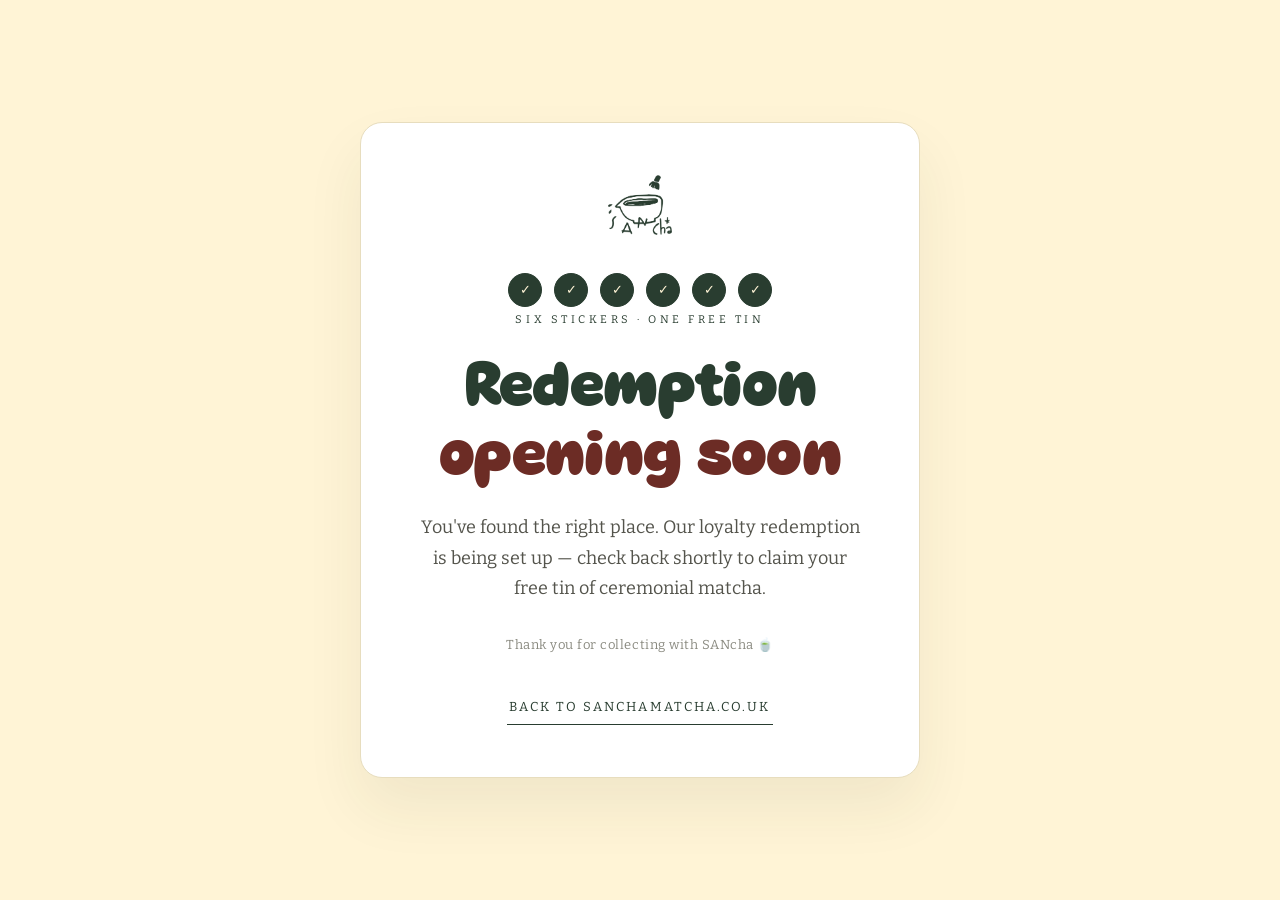
<file: redeem/index.html>
<!DOCTYPE html>
<html lang="en">
<head>
<meta charset="UTF-8">
<meta name="viewport" content="width=device-width, initial-scale=1.0">
<title>Redeem — SANcha Loyalty</title>
<meta name="description" content="Collected all six SANcha stickers? Redeem your free tin of ceremonial matcha here.">
<meta name="robots" content="noindex">
<link rel="icon" type="image/png" href="../assets/favicon.png">
<style>
  /* Self-hosted brand fonts: Super Waffles (display) + Bitter (body); Fredoka is a
     graceful load-fallback in the heading stack. */
  @font-face{font-family:'SuperWaffles';font-style:normal;font-weight:400 700;font-display:swap;src:url(../assets/fonts/superwaffles.woff2) format('woff2')}
  @font-face{font-family:'Fredoka';font-style:normal;font-weight:400 700;font-display:swap;src:url(../assets/fonts/fredoka-latin.woff2) format('woff2')}
  @font-face{font-family:'Bitter';font-style:normal;font-weight:400 700;font-display:swap;src:url(../assets/fonts/bitter-latin.woff2) format('woff2')}
</style>

<!-- ===================================================================== -->
<!--  LOYALTY REDEMPTION REDIRECT                                           -->
<!--                                                                        -->
<!--  This page lives permanently at:  sanchamatcha.co.uk/redeem            -->
<!--  The QR code on the sticker cards points here and NEVER changes.       -->
<!--                                                                        -->
<!--  TO SEND CUSTOMERS TO YOUR REDEMPTION SYSTEM:                          -->
<!--  put the destination URL between the quotes on the REDIRECT_TO line    -->
<!--  below, then save. Leave it empty ("") to show the "coming soon" page. -->
<!--                                                                        -->
<!--  Example:                                                              -->
<!--    var REDIRECT_TO = "https://forms.gle/abc123";                       -->
<!-- ===================================================================== -->
<script>
  var REDIRECT_TO = "";   // <-- paste your redemption link here, keep the quotes

  if (REDIRECT_TO) {
    // Preserve any ?code=... the QR/link carries, so it reaches the destination.
    var qs = window.location.search || "";
    var sep = REDIRECT_TO.indexOf("?") > -1 ? "&" : "?";
    window.location.replace(REDIRECT_TO + (qs ? sep + qs.slice(1) : ""));
  }
</script>

<style>
  :root{
    --matcha:#50705b; --matcha-deep:#293D30; --forest:#1e2b22;
    --cream:#FFF4D6; --paper:#FFF4D6; --charcoal:#293D30;
    --stone:#c9b79a; --line:#e7ddbe;
    --peach:#FFD9CF; --blue:#2B43BC; --maroon:#6C2C25;
  }
  *{margin:0;padding:0;box-sizing:border-box}
  body{font-family:'Bitter',serif;background:var(--paper);color:var(--charcoal);
    line-height:1.7;font-weight:400;-webkit-font-smoothing:antialiased;
    min-height:100vh;display:flex;flex-direction:column;align-items:center;justify-content:center;
    text-align:center;padding:40px 24px}
  h1{font-family:'SuperWaffles','Fredoka',sans-serif;font-weight:600;line-height:1.08;
    font-size:clamp(38px,7vw,64px);letter-spacing:-.01em;margin:22px 0 0}
  h1 em{font-style:normal;color:var(--maroon)}
  .logo{height:60px;width:auto;display:block;margin:0 auto}
  .label{font-size:11px;letter-spacing:.32em;text-transform:uppercase;
    color:var(--matcha-deep);font-weight:400;margin-bottom:6px}
  p.lead{font-size:18px;max-width:440px;margin:22px auto 0;color:#54544c}
  .stamps{display:flex;gap:12px;justify-content:center;margin:38px 0 4px;flex-wrap:wrap}
  .stamp{width:34px;height:34px;border-radius:50%;border:1.5px solid var(--stone);
    display:flex;align-items:center;justify-content:center;font-size:13px;color:var(--matcha-deep)}
  .stamp.on{background:var(--matcha-deep);border-color:var(--matcha-deep);color:var(--cream)}
  .card{background:#fff;border:1px solid var(--line);border-radius:22px;
    padding:52px 40px;max-width:560px;width:100%;box-shadow:0 30px 60px rgba(40,51,26,.07)}
  .note{margin-top:30px;font-size:13px;letter-spacing:.04em;color:#8a8a80}
  a.home{display:inline-block;margin-top:34px;text-decoration:none;color:var(--charcoal);
    border-bottom:1px solid var(--charcoal);padding:6px 2px;font-size:13px;
    letter-spacing:.16em;text-transform:uppercase;transition:.3s}
  a.home:hover{color:var(--matcha-deep);border-color:var(--matcha-deep)}
</style>
</head>
<body>
  <div class="card">
    <img class="logo" src="../assets/logo-dark.png" alt="SANcha">
    <div class="stamps" aria-hidden="true">
      <span class="stamp on">✓</span><span class="stamp on">✓</span>
      <span class="stamp on">✓</span><span class="stamp on">✓</span>
      <span class="stamp on">✓</span><span class="stamp on">✓</span>
    </div>
    <p class="label">Six stickers · one free tin</p>
    <h1>Redemption <em>opening soon</em></h1>
    <p class="lead">
      You've found the right place. Our loyalty redemption is being set up —
      check back shortly to claim your free tin of ceremonial matcha.
    </p>
    <p class="note">Thank you for collecting with SANcha 🍵</p>
    <a class="home" href="/sancha-preview/">Back to sanchamatcha.co.uk</a>
  </div>
</body>
</html>
</file>
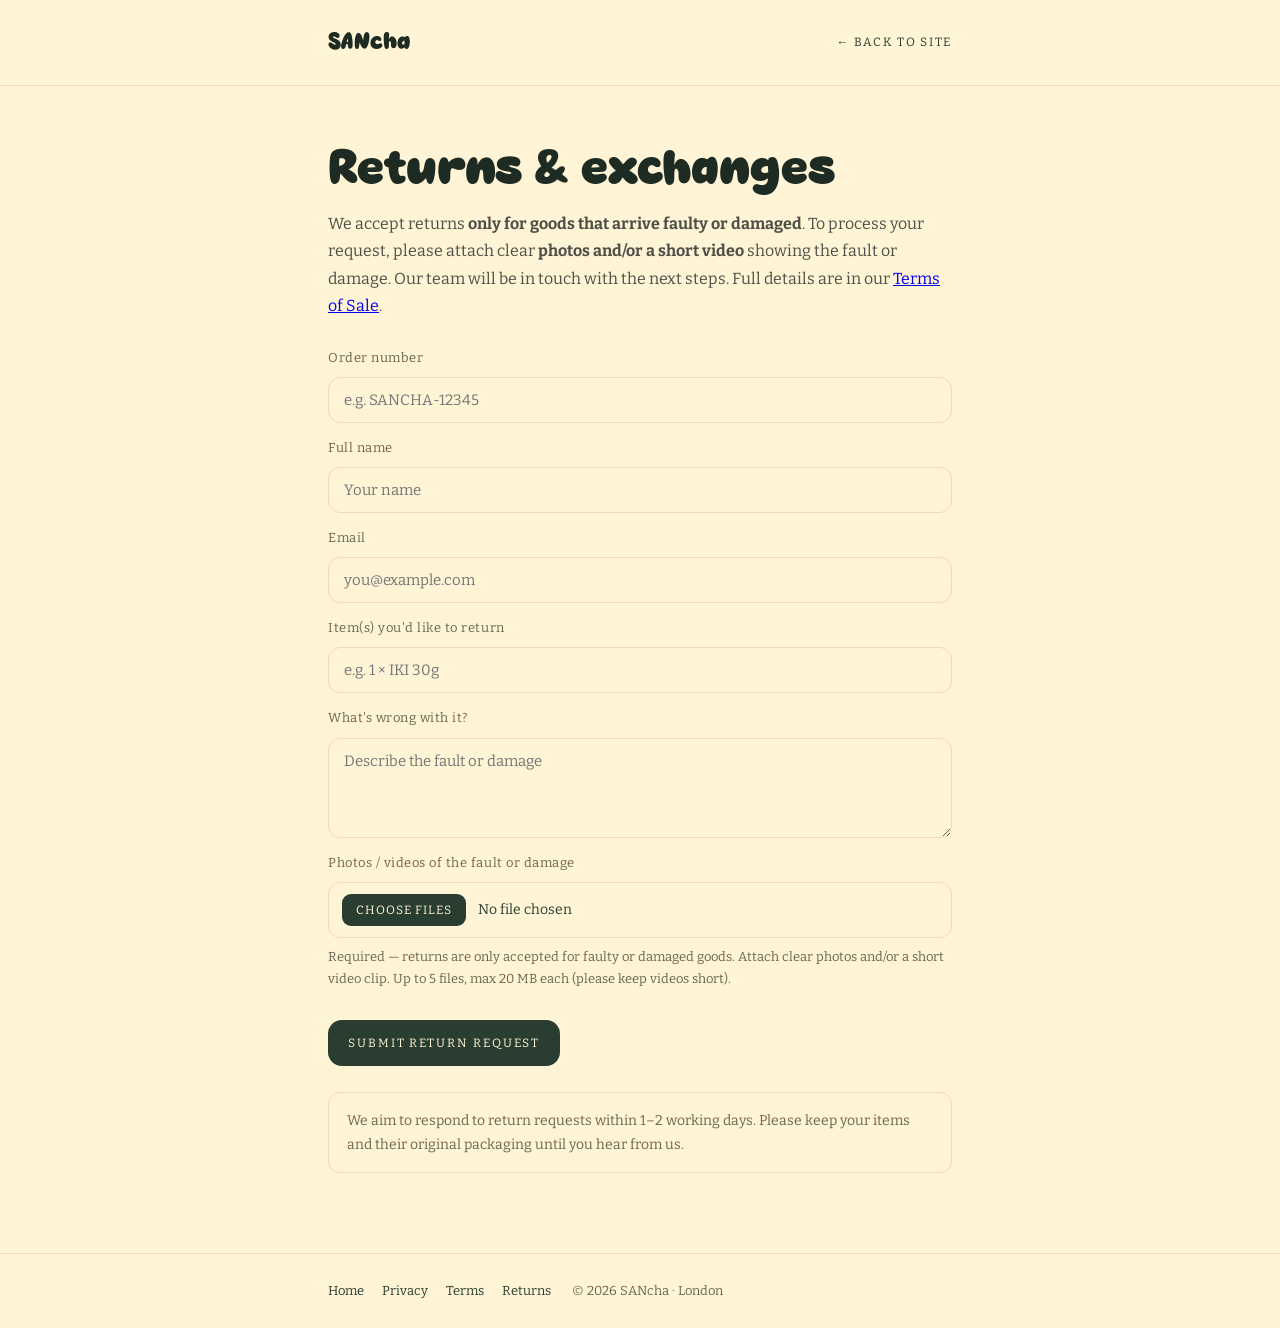
<file: returns/index.html>
<!DOCTYPE html>
<html lang="en">
<head>
<meta charset="UTF-8">
<meta name="viewport" content="width=device-width, initial-scale=1.0">
<title>Returns — SANcha</title>
<meta name="description" content="Request a return or exchange for your SANcha order.">
<meta name="robots" content="index, follow">
<meta name="theme-color" content="#293D30">
<link rel="canonical" href="https://sanchamatcha.co.uk/returns/">
<link rel="icon" type="image/png" href="../assets/favicon.png">
<link rel="apple-touch-icon" href="../assets/favicon.png">
<style>
  @font-face{font-family:'SuperWaffles';font-style:normal;font-weight:400 700;font-display:swap;src:url(../assets/fonts/superwaffles.woff2) format('woff2')}
  @font-face{font-family:'Fredoka';font-style:normal;font-weight:400 700;font-display:swap;src:url(../assets/fonts/fredoka-latin.woff2) format('woff2')}
  @font-face{font-family:'Bitter';font-style:normal;font-weight:400 700;font-display:swap;src:url(../assets/fonts/bitter-latin.woff2) format('woff2')}
  :root{--forest:#1e2b22;--matcha-deep:#293D30;--cream:#FFF4D6;--paper:#FFF4D6;--charcoal:#293D30;--line:#e7ddbe;--muted:#6b6550}
  *{margin:0;padding:0;box-sizing:border-box}
  body{font-family:'Bitter',serif;background:var(--paper);color:var(--charcoal);line-height:1.7;font-weight:400;-webkit-font-smoothing:antialiased}
  .wrap{max-width:680px;margin:0 auto;padding:0 28px}
  header{border-bottom:1px solid var(--line);padding:22px 0}
  header .wrap{display:flex;align-items:center;justify-content:space-between}
  header a.brand{font-family:'SuperWaffles','Fredoka',sans-serif;font-size:24px;color:var(--forest);text-decoration:none;letter-spacing:.02em}
  header a.back{font-size:12px;letter-spacing:.14em;text-transform:uppercase;color:var(--matcha-deep);text-decoration:none}
  header a.back:hover{color:var(--forest)}
  main{padding:56px 0 80px}
  h1{font-family:'SuperWaffles','Fredoka',sans-serif;font-weight:500;font-size:clamp(34px,5vw,50px);color:var(--forest);line-height:1.05}
  p.intro{margin:16px 0 8px;font-size:16px;color:#4f4f47}
  form{position:relative;display:flex;flex-direction:column;gap:14px;margin-top:28px}
  label{font-size:13px;letter-spacing:.04em;color:var(--muted);margin-bottom:-6px}
  input,textarea{background:var(--cream);border:1px solid var(--line);border-radius:12px;padding:13px 15px;color:var(--charcoal);font-family:'Bitter',serif;font-size:15px;outline:none;width:100%}
  input:focus,textarea:focus{border-color:var(--matcha-deep)}
  textarea{resize:vertical;min-height:100px}
  .hp{position:absolute;left:-9999px;width:1px;height:1px;opacity:0;pointer-events:none}
  button{margin-top:6px;background:var(--matcha-deep);color:var(--cream);border:0;border-radius:14px;padding:16px 20px;font-family:'Bitter',serif;font-size:12px;letter-spacing:.16em;text-transform:uppercase;cursor:pointer;transition:.3s;align-self:flex-start;min-width:220px}
  button:hover{background:var(--forest)}
  .form-msg{font-size:15px;color:var(--matcha-deep);margin-top:4px}
  input[type=file]{padding:11px 13px;font-size:14px;cursor:pointer}
  input[type=file]::file-selector-button{font-family:'Bitter',serif;font-size:12px;letter-spacing:.08em;text-transform:uppercase;background:var(--matcha-deep);color:var(--cream);border:0;border-radius:9px;padding:9px 14px;margin-right:12px;cursor:pointer}
  .file-help{font-size:13px;color:var(--muted);margin:-6px 0 0}
  .file-list{font-size:13px;color:var(--charcoal);margin:-4px 0 0;display:flex;flex-direction:column;gap:4px}
  .file-list span{display:flex;align-items:center;gap:8px}
  .file-list .bad{color:#9a3024}
  .file-rm{background:none;border:0;color:#9a9a90;font-size:16px;line-height:1;cursor:pointer;padding:0 2px;min-width:auto;margin:0}
  .file-rm:hover{color:#9a3024;background:none}
  .file-err{font-size:14px;color:#9a3024;margin:-4px 0 0}
  .note{background:var(--cream);border:1px solid var(--line);border-radius:12px;padding:16px 18px;font-size:14px;color:var(--muted);margin-top:26px}
  footer{border-top:1px solid var(--line);padding:26px 0;font-size:13px;color:var(--muted)}
  footer a{color:var(--matcha-deep);text-decoration:none;margin-right:18px}
</style>
</head>
<body>
<header><div class="wrap">
  <a class="brand" href="/sancha-preview/">SANcha</a>
  <a class="back" href="/sancha-preview/">&larr; Back to site</a>
</div></header>

<main><div class="wrap">
  <h1>Returns &amp; exchanges</h1>
  <p class="intro">We accept returns <strong>only for goods that arrive faulty or damaged</strong>. To process your request, please attach clear <strong>photos and/or a short video</strong> showing the fault or damage. Our team will be in touch with the next steps. Full details are in our <a href="/sancha-preview/terms/">Terms of Sale</a>.</p>

  <form onsubmit="return handleReturn(event)" novalidate>
    <label for="r-order">Order number</label>
    <input id="r-order" name="Order number" placeholder="e.g. SANCHA-12345" required>
    <label for="r-name">Full name</label>
    <input id="r-name" name="Name" autocomplete="name" placeholder="Your name" required>
    <label for="r-email">Email</label>
    <input id="r-email" type="email" name="Email" autocomplete="email" placeholder="you@example.com" required>
    <label for="r-items">Item(s) you'd like to return</label>
    <input id="r-items" name="Items" placeholder="e.g. 1 × IKI 30g" required>
    <label for="r-reason">What's wrong with it?</label>
    <textarea id="r-reason" name="Reason" placeholder="Describe the fault or damage" required></textarea>
    <label for="r-evidence">Photos / videos of the fault or damage</label>
    <input id="r-evidence" type="file" accept="image/*,video/*" multiple required>
    <p class="file-help">Required — returns are only accepted for faulty or damaged goods. Attach clear photos and/or a short video clip. Up to 5 files, max 20&nbsp;MB each (please keep videos short).</p>
    <div class="file-list" id="r-filelist" hidden></div>
    <input type="text" name="company_hp" class="hp" tabindex="-1" autocomplete="off" aria-hidden="true">
    <button type="submit">Submit return request</button>
    <p class="form-msg" hidden></p>
  </form>

  <div class="note">We aim to respond to return requests within 1–2 working days. Please keep your items and their original packaging until you hear from us.</div>
</div></main>

<footer><div class="wrap">
  <a href="/sancha-preview/">Home</a><a href="/sancha-preview/privacy/">Privacy</a><a href="/sancha-preview/terms/">Terms</a><a href="/sancha-preview/returns/">Returns</a>
  <span>&copy; 2026 SANcha &middot; London</span>
</div></footer>

<script>
  // Returns request -> forms Apps Script (same endpoint as the site forms), source=returns-request.
  var FORM_ENDPOINT = "https://script.google.com/macros/s/AKfycbwtkNq6TlNUQs-lNE_40Q0Ikm03GZuTHOYd8octUnMnZIvsY9-M4DyPOtzooybksyvpoA/exec";
  var MAX_FILES = 5, MAX_EACH = 20 * 1024 * 1024, MAX_TOTAL = 30 * 1024 * 1024;

  // Accumulate files across multiple picks (a file input normally REPLACES its
  // selection each time). We keep our own list and keep the input in sync so
  // `required` validation + submit see every file.
  var fileInput = document.getElementById('r-evidence'), fileList = document.getElementById('r-filelist');
  var picked = [];
  function fmtMB(b){ return (b/1048576).toFixed(1) + ' MB'; }
  function syncInput(){
    try { var dt = new DataTransfer(); picked.forEach(function(f){ dt.items.add(f); }); fileInput.files = dt.files; }
    catch(e){ /* very old browser without DataTransfer — submit still uses `picked` */ }
  }
  function renderList(){
    if(!picked.length){ fileList.hidden = true; fileList.innerHTML=''; return; }
    fileList.hidden = false;
    fileList.innerHTML = picked.map(function(f,i){
      var bad = f.size > MAX_EACH;
      return '<span class="'+(bad?'bad':'')+'">'+ (bad?'⚠ ':'• ') + f.name.replace(/[<>]/g,'') + ' ('+fmtMB(f.size)+')' + (bad?' — too large':'') +
        ' <button type="button" class="file-rm" data-i="'+i+'" aria-label="Remove '+f.name.replace(/[<>"]/g,'')+'">&times;</button></span>';
    }).join('');
  }
  function addFiles(list){
    Array.prototype.forEach.call(list, function(f){
      var dup = picked.some(function(p){ return p.name===f.name && p.size===f.size && p.lastModified===f.lastModified; });
      if(!dup && picked.length < MAX_FILES) picked.push(f);
    });
    syncInput(); renderList();
  }
  function resetFiles(){ picked = []; syncInput(); renderList(); }
  if(fileInput) fileInput.addEventListener('change', function(){ addFiles(fileInput.files); });
  if(fileList) fileList.addEventListener('click', function(e){
    var b = e.target && e.target.closest ? e.target.closest('.file-rm') : null;
    if(b){ picked.splice(+b.getAttribute('data-i'), 1); syncInput(); renderList(); }
  });

  function readFile(file){
    return new Promise(function(res,rej){
      var fr = new FileReader();
      fr.onload = function(){ var d = String(fr.result), i = d.indexOf(','); res({ name:file.name, type:file.type||'application/octet-stream', data: i>=0 ? d.slice(i+1) : d }); };
      fr.onerror = function(){ rej(fr.error); };
      fr.readAsDataURL(file);
    });
  }

  function showErr(msg, btn){ var e=document.querySelector('.file-err'); if(!e){ e=document.createElement('p'); e.className='file-err'; fileList.parentNode.insertBefore(e, fileList.nextSibling); } e.textContent=msg; if(btn){btn.textContent='Submit return request';btn.disabled=false;} }

  function handleReturn(e){
    e.preventDefault();
    var f=e.target;
    if(f.elements['company_hp'] && f.elements['company_hp'].value){return false;}   // honeypot
    if(!f.checkValidity()){ f.reportValidity(); return false; }
    var btn=f.querySelector('button[type="submit"]'), msg=f.querySelector('.form-msg');
    var old=document.querySelector('.file-err'); if(old) old.remove();

    var files = picked;
    if(!files.length){ showErr('Please attach at least one photo or video of the fault or damage.'); return false; }
    if(files.length > MAX_FILES){ showErr('Please attach at most '+MAX_FILES+' files.'); return false; }
    var total=0, i;
    for(i=0;i<files.length;i++){
      if(files[i].size > MAX_EACH){ showErr('"'+files[i].name+'" is too large (max 20 MB each). Please attach a smaller or shorter file.'); return false; }
      total += files[i].size;
    }
    if(total > MAX_TOTAL){ showErr('Your files add up to '+fmtMB(total)+' — please keep the total under 30 MB (shorter video clips help).'); return false; }

    var done=function(){ f.reset(); resetFiles(); if(btn){btn.style.display='none';} if(msg){msg.hidden=false;msg.textContent="Thanks — we've received your return request and evidence, and will be in touch within 1–2 working days ✓";} };
    if(!FORM_ENDPOINT){ done(); return false; }

    if(btn){btn.textContent='Uploading…';btn.disabled=true;}
    Promise.all(Array.prototype.map.call(files, readFile)).then(function(payloads){
      var data=new URLSearchParams();
      Array.prototype.forEach.call(f.elements,function(el){
        if(!el.name || el.name==='company_hp' || el.type==='file' || !el.value) return;
        data.append(el.name, el.value);
      });
      data.append('source','returns-request');
      data.append('evidence_json', JSON.stringify(payloads));
      return fetch(FORM_ENDPOINT,{method:'POST',mode:'no-cors',
            headers:{'Content-Type':'application/x-www-form-urlencoded'},body:data});
    }).then(done)
      .catch(function(){ showErr('Something went wrong uploading your files — please try again.', btn); });
    return false;
  }
</script>
</body>
</html>
</file>
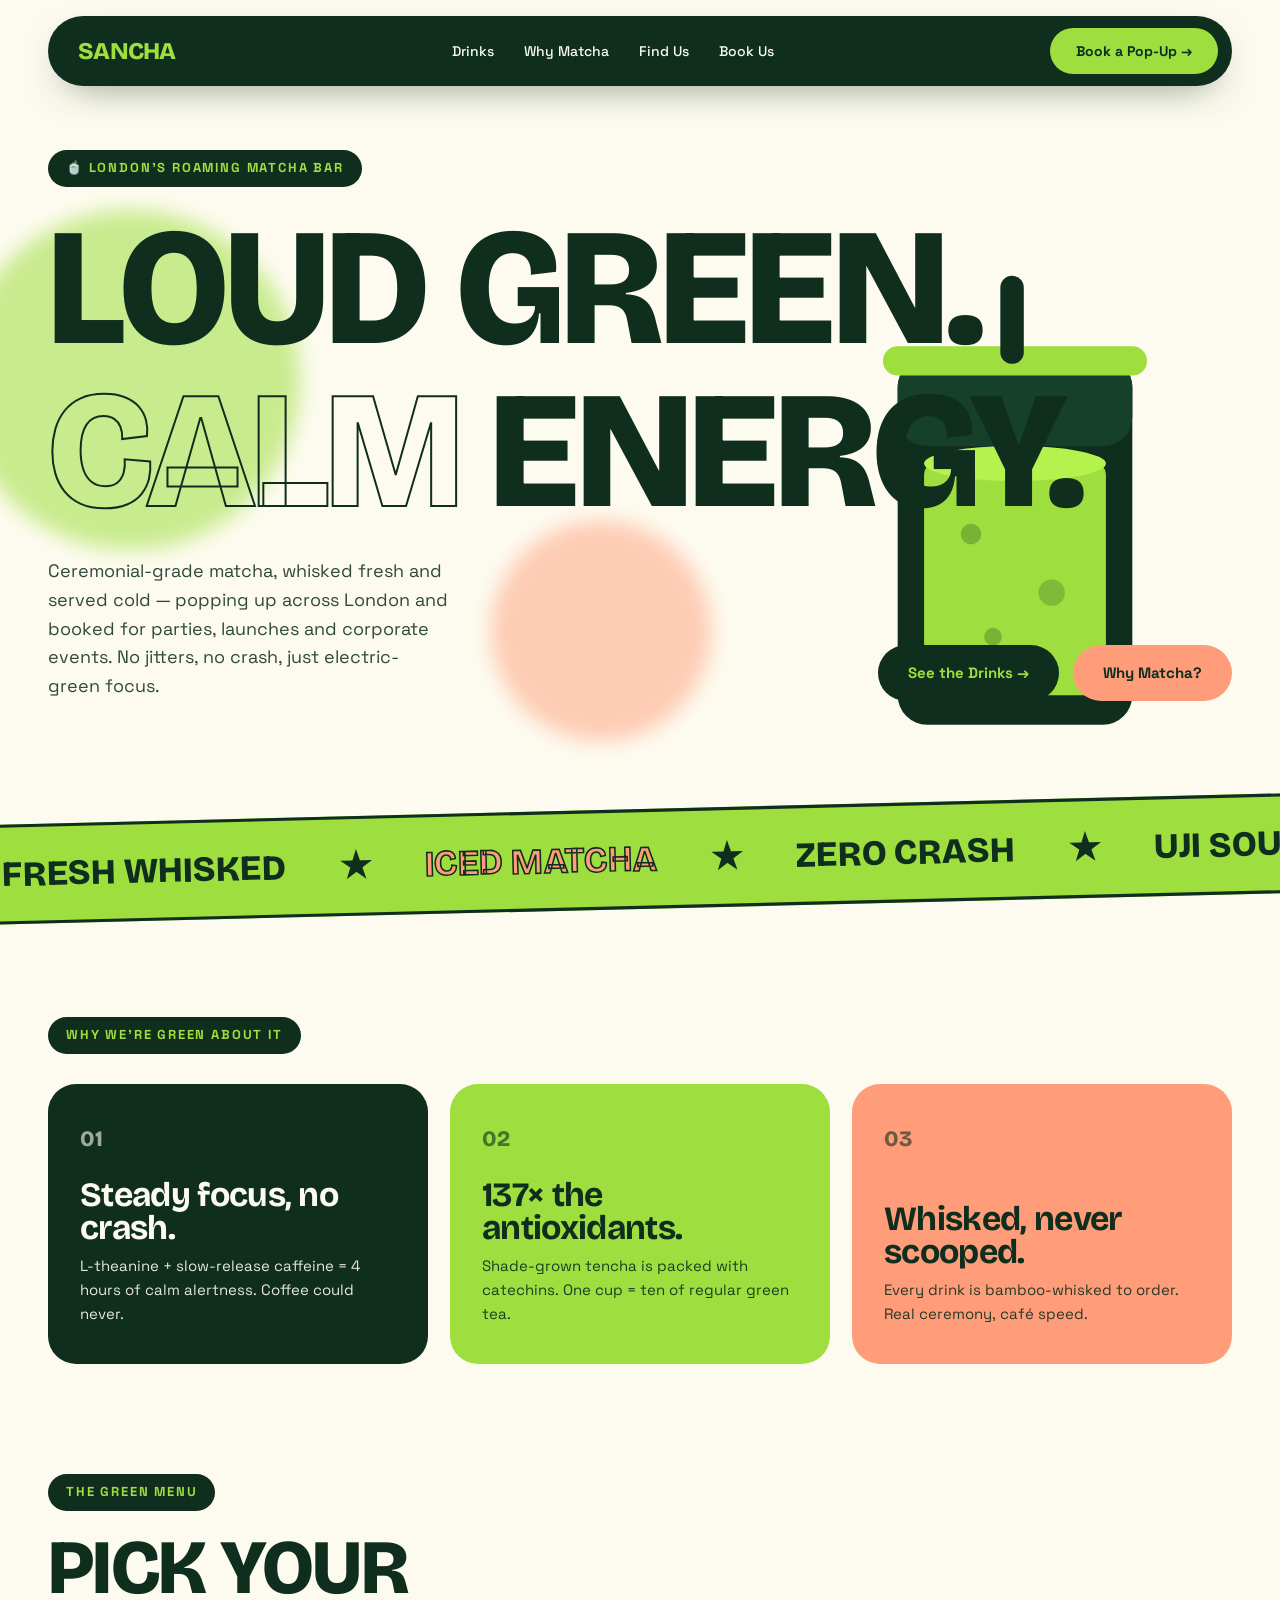
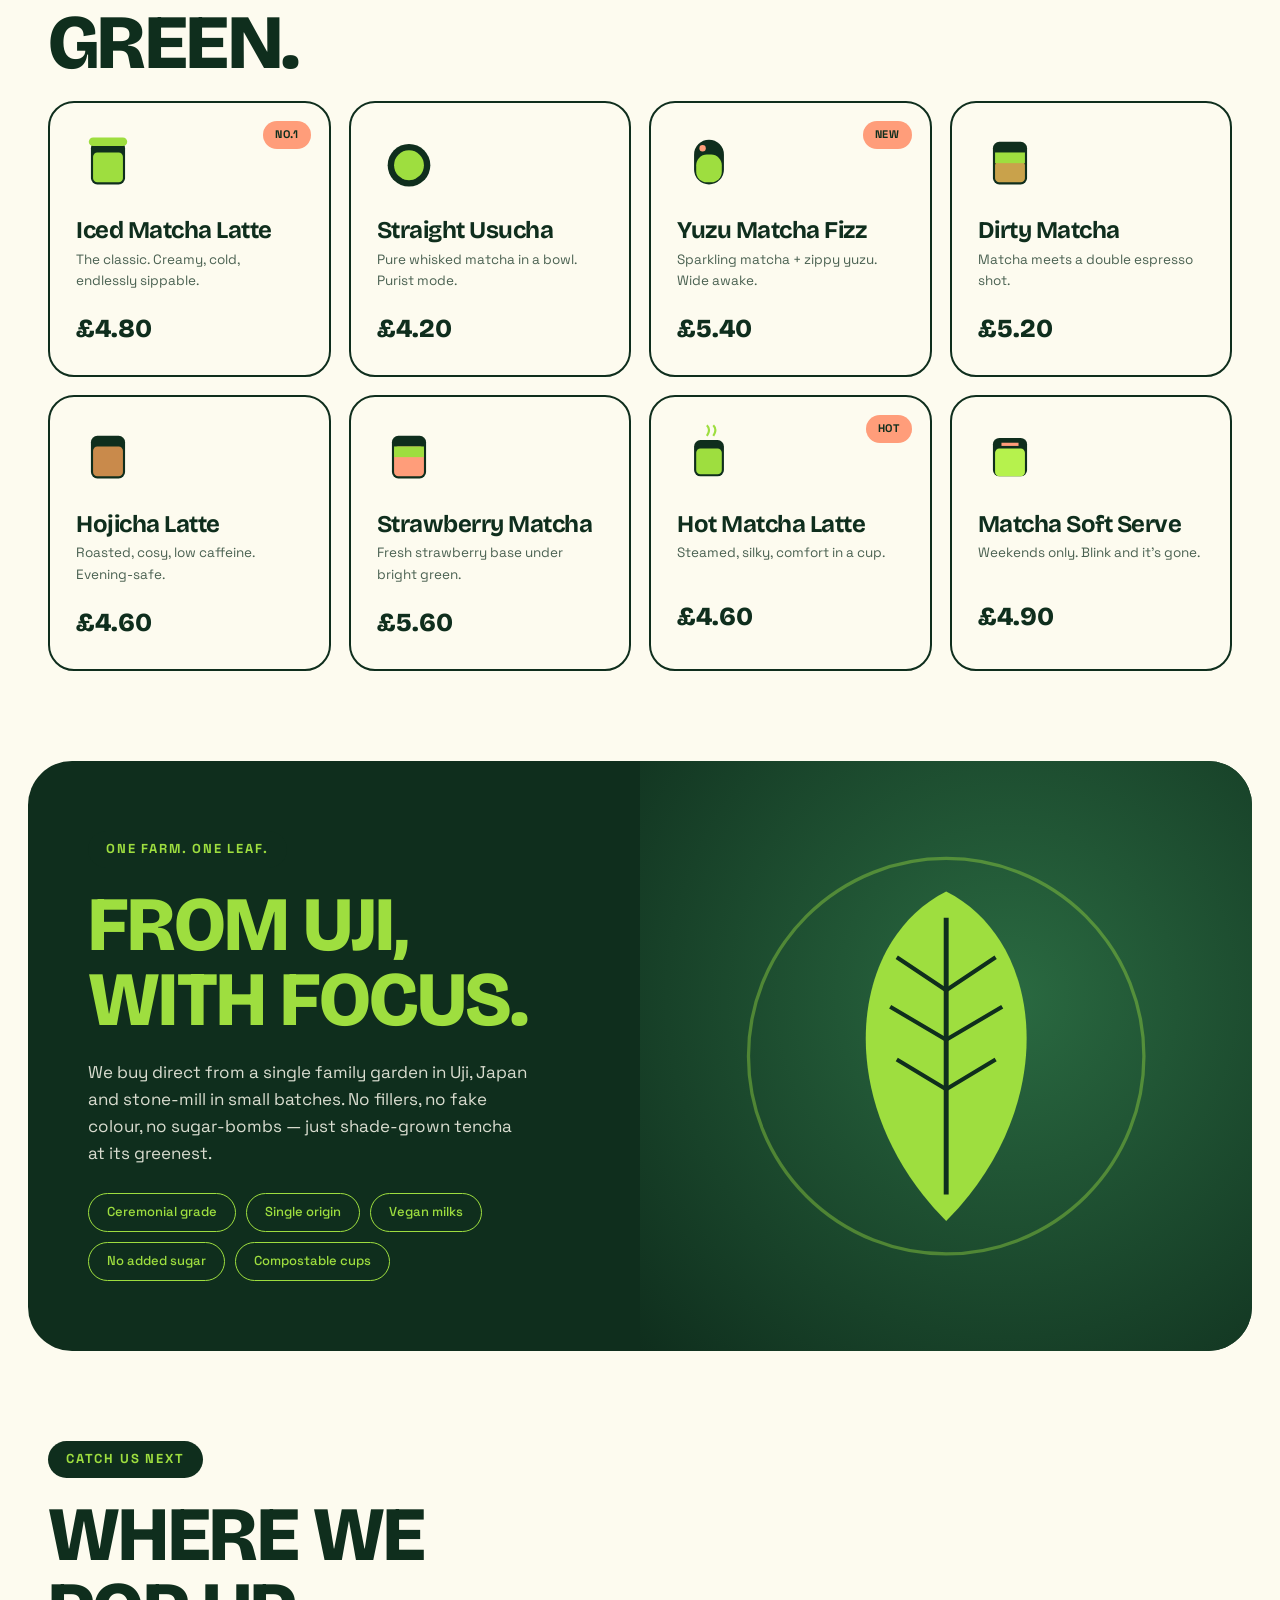
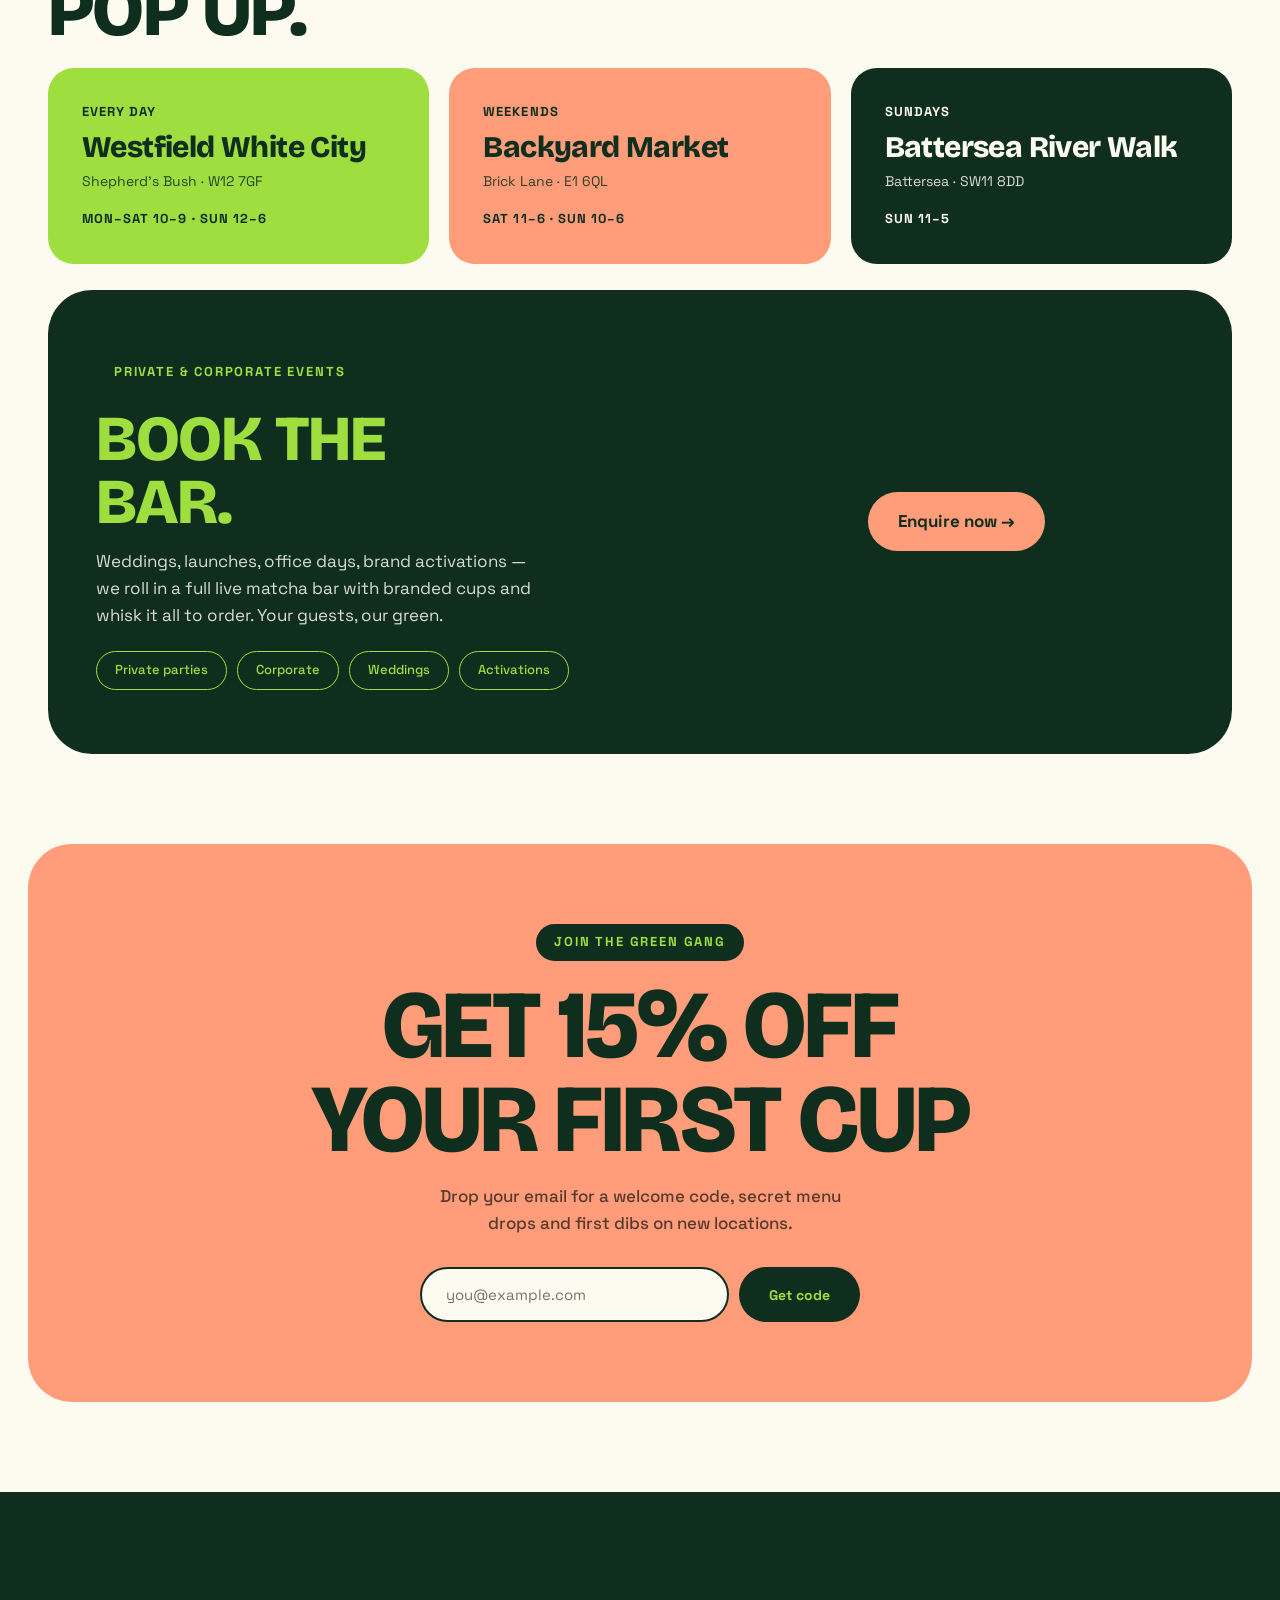
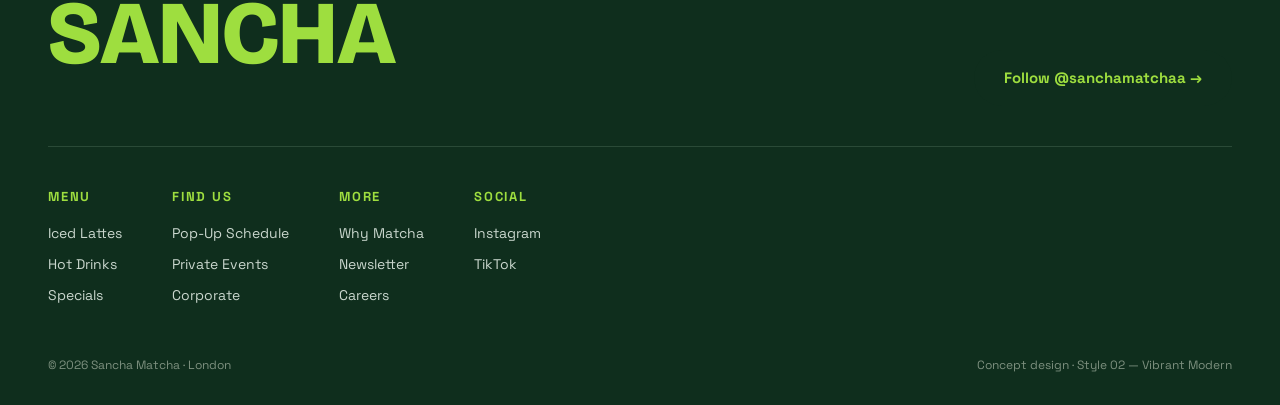
<file: style-2-vibrant/index.html>
<!DOCTYPE html>
<html lang="en">
<head>
<meta charset="UTF-8">
<meta name="viewport" content="width=device-width, initial-scale=1.0">
<title>SANCHA — Loud Green. Calm Energy.</title>
<link rel="preconnect" href="https://fonts.googleapis.com">
<link rel="preconnect" href="https://fonts.gstatic.com" crossorigin>
<link href="https://fonts.googleapis.com/css2?family=Bricolage+Grotesque:opsz,wght@12..96,500;12..96,700;12..96,800&family=Space+Grotesk:wght@400;500;700&display=swap" rel="stylesheet">
<style>
  :root{
    --lime:#9ede3f;
    --lime-bright:#b6f24d;
    --forest:#0f2e1d;
    --forest-2:#164029;
    --cream:#fdfbef;
    --peach:#ff9d7a;
    --ink:#0f2e1d;
  }
  *{margin:0;padding:0;box-sizing:border-box}
  html{scroll-behavior:smooth}
  body{font-family:'Space Grotesk',sans-serif;background:var(--cream);color:var(--ink);line-height:1.6;-webkit-font-smoothing:antialiased;overflow-x:hidden}
  h1,h2,h3{font-family:'Bricolage Grotesque',sans-serif;line-height:.98;letter-spacing:-.02em}
  .wrap{max-width:1240px;margin:0 auto;padding:0 28px}
  a{text-decoration:none}

  /* NAV */
  nav{position:fixed;top:0;left:0;right:0;z-index:60}
  .nav-inner{margin:16px auto 0;max-width:1240px;background:var(--forest);color:var(--cream);border-radius:60px;display:flex;align-items:center;justify-content:space-between;padding:12px 14px 12px 30px;box-shadow:0 14px 40px -18px rgba(15,46,29,.6)}
  .brand{font-family:'Bricolage Grotesque';font-weight:800;font-size:24px;letter-spacing:-.03em;color:var(--lime)}
  .nav-links{display:flex;gap:30px;list-style:none}
  .nav-links a{color:var(--cream);font-size:14px;font-weight:500;transition:.25s}
  .nav-links a:hover{color:var(--lime)}
  .nav-cta{background:var(--lime);color:var(--forest);padding:12px 26px;border-radius:40px;font-weight:700;font-size:14px;transition:.25s}
  .nav-cta:hover{background:var(--lime-bright);transform:translateY(-2px)}

  /* HERO */
  header.hero{padding:150px 0 40px;position:relative}
  .blob{position:absolute;border-radius:50%;filter:blur(10px);z-index:0}
  .hero h1{font-family:'Bricolage Grotesque';font-weight:800;font-size:clamp(64px,13vw,180px);text-transform:uppercase;position:relative;z-index:2}
  .hero h1 .out{color:transparent;-webkit-text-stroke:2px var(--forest)}
  .hero-row{display:flex;justify-content:space-between;align-items:flex-end;flex-wrap:wrap;gap:24px;margin-top:24px;position:relative;z-index:2}
  .hero-row p{max-width:400px;font-size:18px;color:#2f4a3a}
  .hero-actions{display:flex;gap:14px}
  .btn{display:inline-flex;align-items:center;gap:8px;padding:16px 30px;border-radius:44px;font-weight:700;font-size:15px;transition:.25s;font-family:'Space Grotesk'}
  .btn-lime{background:var(--forest);color:var(--lime)}
  .btn-lime:hover{background:var(--forest-2);transform:translateY(-3px)}
  .btn-peach{background:var(--peach);color:var(--forest)}
  .btn-peach:hover{transform:translateY(-3px);filter:brightness(1.05)}
  .hero-cup{position:absolute;right:2%;top:120px;width:min(38vw,440px);z-index:1;animation:float 6s ease-in-out infinite}
  @keyframes float{0%,100%{transform:translateY(0) rotate(-3deg)}50%{transform:translateY(-22px) rotate(2deg)}}

  /* MARQUEE */
  .marq{background:var(--lime);color:var(--forest);padding:18px 0;overflow:hidden;white-space:nowrap;border-top:3px solid var(--forest);border-bottom:3px solid var(--forest);transform:rotate(-1.4deg) scale(1.04);margin:70px 0}
  .marq-track{display:inline-block;animation:sc 22s linear infinite;font-family:'Bricolage Grotesque';font-weight:800;font-size:34px;text-transform:uppercase}
  .marq-track span{margin:0 26px}
  .marq-track b{color:var(--peach);-webkit-text-stroke:1.5px var(--forest)}
  @keyframes sc{from{transform:translateX(0)}to{transform:translateX(-50%)}}

  /* BENEFITS */
  .bene{padding:40px 0 90px}
  .bene-grid{display:grid;grid-template-columns:repeat(3,1fr);gap:22px}
  .bene-card{border-radius:28px;padding:38px 32px;min-height:280px;display:flex;flex-direction:column;justify-content:space-between;position:relative;overflow:hidden}
  .bene-card:nth-child(1){background:var(--forest);color:var(--cream)}
  .bene-card:nth-child(2){background:var(--lime);color:var(--forest)}
  .bene-card:nth-child(3){background:var(--peach);color:var(--forest)}
  .bene-card .num{font-family:'Bricolage Grotesque';font-weight:800;font-size:22px;opacity:.6}
  .bene-card h3{font-size:34px;margin:auto 0 10px}
  .bene-card p{font-size:15px;opacity:.9}

  /* SECTION */
  section{padding:90px 0}
  .kicker{display:inline-block;background:var(--forest);color:var(--lime);font-family:'Space Grotesk';font-weight:700;font-size:13px;letter-spacing:.14em;text-transform:uppercase;padding:8px 18px;border-radius:30px}
  .sec-title{font-family:'Bricolage Grotesque';font-weight:800;font-size:clamp(40px,6vw,80px);text-transform:uppercase;margin:20px 0}

  /* MENU */
  .drinks{display:grid;grid-template-columns:repeat(4,1fr);gap:18px}
  .drink{background:var(--cream);border:2.5px solid var(--forest);border-radius:26px;padding:26px;transition:.28s;position:relative}
  .drink:hover{background:var(--forest);color:var(--cream);transform:translateY(-8px)}
  .drink:hover .price{color:var(--lime)}
  .drink:hover .cup circle{fill:var(--lime)}
  .cup{width:64px;height:64px;margin-bottom:18px}
  .drink h3{font-size:24px;font-family:'Bricolage Grotesque';font-weight:700;margin-bottom:6px}
  .drink p{font-size:13.5px;opacity:.75;margin-bottom:16px;min-height:38px}
  .price{font-family:'Bricolage Grotesque';font-weight:800;font-size:26px}
  .hot{position:absolute;top:18px;right:18px;background:var(--peach);color:var(--forest);font-weight:700;font-size:11px;padding:5px 12px;border-radius:20px;text-transform:uppercase;letter-spacing:.05em}

  /* SPLIT / STORY */
  .split{background:var(--forest);color:var(--cream);border-radius:44px;margin:0 28px;padding:0}
  .split-in{display:grid;grid-template-columns:1fr 1fr;gap:0;align-items:stretch}
  .split-copy{padding:70px 60px}
  .split-copy .sec-title{color:var(--lime)}
  .split-copy p{opacity:.85;font-size:17px;margin:20px 0;max-width:440px}
  .split-visual{background:radial-gradient(circle at 60% 40%,#2a6a41,#0f2e1d);border-radius:0 44px 44px 0;display:flex;align-items:center;justify-content:center;position:relative;overflow:hidden;min-height:460px}
  .split-visual svg{width:70%}
  .pill-list{display:flex;flex-wrap:wrap;gap:10px;margin-top:26px}
  .pill-list span{border:1.5px solid var(--lime);color:var(--lime);padding:8px 18px;border-radius:30px;font-size:13px;font-weight:500}

  /* LOCATIONS */
  .locs{display:grid;grid-template-columns:repeat(3,1fr);gap:20px}
  .locc{background:var(--lime);color:var(--forest);border-radius:26px;padding:34px;transition:.28s}
  .locc:nth-child(2){background:var(--peach)}
  .locc:nth-child(3){background:var(--forest);color:var(--cream)}
  .locc:hover{transform:rotate(-2deg) scale(1.02)}
  .locc h3{font-size:30px;font-family:'Bricolage Grotesque';font-weight:800;margin-bottom:8px}
  .locc p{font-size:14px;opacity:.85}
  .locc .hh{margin-top:16px;font-weight:700;font-size:13px;letter-spacing:.08em;text-transform:uppercase}

  /* CTA */
  .signup{background:var(--peach);border-radius:44px;margin:0 28px;padding:80px 40px;text-align:center;position:relative;overflow:hidden}
  .signup h2{font-family:'Bricolage Grotesque';font-weight:800;font-size:clamp(40px,8vw,96px);text-transform:uppercase;color:var(--forest)}
  .signup p{max-width:440px;margin:16px auto 30px;color:#5a3a2c;font-size:17px;font-weight:500}
  .sub{display:flex;max-width:440px;margin:0 auto;gap:10px}
  .sub input{flex:1;border:2.5px solid var(--forest);background:var(--cream);border-radius:40px;padding:16px 24px;font-family:'Space Grotesk';font-size:15px;outline:none}
  .sub button{background:var(--forest);color:var(--lime);border:0;padding:0 30px;border-radius:40px;font-family:'Space Grotesk';font-weight:700;font-size:14px;cursor:pointer;transition:.25s}
  .sub button:hover{background:var(--forest-2)}

  /* FOOTER */
  footer{background:var(--forest);color:var(--cream);margin-top:90px;padding:70px 0 30px}
  .foot-top{display:flex;justify-content:space-between;align-items:flex-end;flex-wrap:wrap;gap:30px;border-bottom:1px solid #2a4a37;padding-bottom:40px}
  .foot-top .big{font-family:'Bricolage Grotesque';font-weight:800;font-size:clamp(40px,7vw,90px);text-transform:uppercase;color:var(--lime)}
  .foot-links{display:flex;gap:50px;flex-wrap:wrap;margin:40px 0}
  .fcol h4{color:var(--lime);font-size:13px;letter-spacing:.14em;text-transform:uppercase;margin-bottom:14px}
  .fcol a{display:block;color:#c9d6cd;font-size:14px;margin-bottom:9px;transition:.2s}
  .fcol a:hover{color:var(--lime)}
  .foot-bot{display:flex;justify-content:space-between;font-size:12px;color:#7d907f;flex-wrap:wrap;gap:8px}

  @media(max-width:900px){
    .nav-links,.nav-cta{display:none}
    .hero-cup{display:none}
    .bene-grid,.drinks{grid-template-columns:1fr 1fr}
    .split-in{grid-template-columns:1fr}
    .split-visual{border-radius:0 0 44px 44px;min-height:300px}
    .locs{grid-template-columns:1fr}
    #book{grid-template-columns:1fr!important;padding:44px 28px!important}
  }
  @media(max-width:560px){.bene-grid,.drinks{grid-template-columns:1fr}}
</style>
</head>
<body>

<nav>
  <div class="wrap"><div class="nav-inner">
    <div class="brand">SANCHA</div>
    <ul class="nav-links">
      <li><a href="#menu">Drinks</a></li>
      <li><a href="#story">Why Matcha</a></li>
      <li><a href="#events">Find Us</a></li>
      <li><a href="#book">Book Us</a></li>
    </ul>
    <a href="#book" class="nav-cta">Book a Pop-Up →</a>
  </div></div>
</nav>

<header class="hero">
  <div class="wrap" style="position:relative">
    <div class="blob" style="width:340px;height:340px;background:var(--lime);top:60px;left:-60px;opacity:.55"></div>
    <div class="blob" style="width:220px;height:220px;background:var(--peach);bottom:-40px;left:38%;opacity:.5"></div>
    <span class="kicker">🍵 London's roaming matcha bar</span>
    <h1 style="margin-top:20px">LOUD GREEN.<br><span class="out">CALM</span> ENERGY.</h1>
    <div class="hero-row">
      <p>Ceremonial-grade matcha, whisked fresh and served cold — popping up across London and booked for parties, launches and corporate events. No jitters, no crash, just electric-green focus.</p>
      <div class="hero-actions">
        <a href="#menu" class="btn btn-lime">See the Drinks →</a>
        <a href="#story" class="btn btn-peach">Why Matcha?</a>
      </div>
    </div>
    <svg class="hero-cup" viewBox="0 0 300 360">
      <rect x="70" y="60" width="160" height="250" rx="20" fill="#0f2e1d"/>
      <rect x="70" y="60" width="160" height="60" rx="20" fill="#164029"/>
      <rect x="60" y="52" width="180" height="20" rx="10" fill="#9ede3f"/>
      <rect x="140" y="4" width="16" height="60" rx="8" fill="#0f2e1d"/>
      <rect x="88" y="130" width="124" height="160" rx="10" fill="#9ede3f"/>
      <ellipse cx="150" cy="132" rx="62" ry="12" fill="#b6f24d"/>
      <circle cx="120" cy="180" r="7" fill="#0f2e1d" opacity=".25"/>
      <circle cx="175" cy="220" r="9" fill="#0f2e1d" opacity=".2"/>
      <circle cx="135" cy="250" r="6" fill="#0f2e1d" opacity=".25"/>
    </svg>
  </div>
</header>

<div class="marq">
  <div class="marq-track"><span>FRESH WHISKED</span><span>★</span><span><b>ICED MATCHA</b></span><span>★</span><span>ZERO CRASH</span><span>★</span><span>UJI SOURCED</span><span>★</span><span>FRESH WHISKED</span><span>★</span><span><b>ICED MATCHA</b></span><span>★</span><span>ZERO CRASH</span><span>★</span><span>UJI SOURCED</span><span>★</span></div>
</div>

<section class="bene" id="story">
  <div class="wrap">
    <span class="kicker">Why we're green about it</span>
    <div class="bene-grid" style="margin-top:30px">
      <div class="bene-card"><div class="num">01</div><div><h3>Steady focus, no crash.</h3><p>L-theanine + slow-release caffeine = 4 hours of calm alertness. Coffee could never.</p></div></div>
      <div class="bene-card"><div class="num">02</div><div><h3>137× the antioxidants.</h3><p>Shade-grown tencha is packed with catechins. One cup = ten of regular green tea.</p></div></div>
      <div class="bene-card"><div class="num">03</div><div><h3>Whisked, never scooped.</h3><p>Every drink is bamboo-whisked to order. Real ceremony, café speed.</p></div></div>
    </div>
  </div>
</section>

<section id="menu" style="padding-top:20px">
  <div class="wrap">
    <span class="kicker">The Green Menu</span>
    <h2 class="sec-title">Pick your<br>green.</h2>
    <div class="drinks">
      <div class="drink"><span class="hot">No.1</span>
        <svg class="cup" viewBox="0 0 60 60"><rect x="14" y="12" width="32" height="40" rx="6" fill="#0f2e1d"/><rect x="16" y="22" width="28" height="28" rx="4" fill="#9ede3f"/><rect x="12" y="8" width="36" height="8" rx="4" fill="#9ede3f"/></svg>
        <h3>Iced Matcha Latte</h3><p>The classic. Creamy, cold, endlessly sippable.</p><div class="price">£4.80</div></div>
      <div class="drink">
        <svg class="cup" viewBox="0 0 60 60"><circle cx="30" cy="34" r="20" fill="#0f2e1d"/><circle cx="30" cy="34" r="14" fill="#9ede3f"/></svg>
        <h3>Straight Usucha</h3><p>Pure whisked matcha in a bowl. Purist mode.</p><div class="price">£4.20</div></div>
      <div class="drink"><span class="hot">New</span>
        <svg class="cup" viewBox="0 0 60 60"><rect x="16" y="10" width="28" height="42" rx="14" fill="#0f2e1d"/><rect x="18" y="24" width="24" height="26" rx="10" fill="#9ede3f"/><circle cx="24" cy="18" r="3" fill="#ff9d7a"/></svg>
        <h3>Yuzu Matcha Fizz</h3><p>Sparkling matcha + zippy yuzu. Wide awake.</p><div class="price">£5.40</div></div>
      <div class="drink">
        <svg class="cup" viewBox="0 0 60 60"><rect x="14" y="12" width="32" height="40" rx="6" fill="#0f2e1d"/><rect x="16" y="30" width="28" height="20" rx="4" fill="#c9a24b"/><rect x="16" y="22" width="28" height="10" fill="#9ede3f"/></svg>
        <h3>Dirty Matcha</h3><p>Matcha meets a double espresso shot.</p><div class="price">£5.20</div></div>
      <div class="drink">
        <svg class="cup" viewBox="0 0 60 60"><rect x="14" y="12" width="32" height="40" rx="6" fill="#0f2e1d"/><rect x="16" y="22" width="28" height="28" rx="4" fill="#c98a4b"/></svg>
        <h3>Hojicha Latte</h3><p>Roasted, cosy, low caffeine. Evening-safe.</p><div class="price">£4.60</div></div>
      <div class="drink">
        <svg class="cup" viewBox="0 0 60 60"><rect x="14" y="12" width="32" height="40" rx="6" fill="#0f2e1d"/><rect x="16" y="22" width="28" height="28" rx="4" fill="#ff9d7a"/><rect x="16" y="22" width="28" height="10" fill="#9ede3f"/></svg>
        <h3>Strawberry Matcha</h3><p>Fresh strawberry base under bright green.</p><div class="price">£5.60</div></div>
      <div class="drink"><span class="hot">Hot</span>
        <svg class="cup" viewBox="0 0 60 60"><rect x="16" y="16" width="28" height="34" rx="6" fill="#0f2e1d"/><rect x="18" y="24" width="24" height="24" rx="4" fill="#9ede3f"/><path d="M28 12 q4 -6 0 -10 M34 12 q4 -6 0 -10" stroke="#9ede3f" stroke-width="2" fill="none"/></svg>
        <h3>Hot Matcha Latte</h3><p>Steamed, silky, comfort in a cup.</p><div class="price">£4.60</div></div>
      <div class="drink">
        <svg class="cup" viewBox="0 0 60 60"><rect x="14" y="14" width="32" height="36" rx="6" fill="#0f2e1d"/><rect x="16" y="24" width="28" height="26" rx="4" fill="#b6f24d"/><path d="M22 20 h16" stroke="#ff9d7a" stroke-width="3"/></svg>
        <h3>Matcha Soft Serve</h3><p>Weekends only. Blink and it's gone.</p><div class="price">£4.90</div></div>
    </div>
  </div>
</section>

<section class="split">
  <div class="split-in">
    <div class="split-copy">
      <span class="kicker">One farm. One leaf.</span>
      <h2 class="sec-title">From Uji,<br>with focus.</h2>
      <p>We buy direct from a single family garden in Uji, Japan and stone-mill in small batches. No fillers, no fake colour, no sugar-bombs — just shade-grown tencha at its greenest.</p>
      <div class="pill-list"><span>Ceremonial grade</span><span>Single origin</span><span>Vegan milks</span><span>No added sugar</span><span>Compostable cups</span></div>
    </div>
    <div class="split-visual">
      <svg viewBox="0 0 260 260"><circle cx="130" cy="130" r="120" fill="none" stroke="#9ede3f" stroke-width="2" opacity=".4"/>
        <path d="M130 30 C70 60 60 160 130 230 C200 160 190 60 130 30Z" fill="#9ede3f"/>
        <path d="M130 46 V214" stroke="#0f2e1d" stroke-width="3"/>
        <path d="M130 90 L100 70 M130 120 L96 100 M130 150 L100 132 M130 90 L160 70 M130 120 L164 100 M130 150 L160 132" stroke="#0f2e1d" stroke-width="2.5"/>
      </svg>
    </div>
  </div>
</section>

<section id="events">
  <div class="wrap">
    <span class="kicker">Catch us next</span>
    <h2 class="sec-title">Where we<br>pop up.</h2>
    <div class="locs">
      <div class="locc"><div class="hh" style="margin-top:0;margin-bottom:10px">Every day</div><h3>Westfield White City</h3><p>Shepherd's Bush · W12 7GF</p><div class="hh">Mon–Sat 10–9 · Sun 12–6</div></div>
      <div class="locc"><div class="hh" style="margin-top:0;margin-bottom:10px">Weekends</div><h3>Backyard Market</h3><p>Brick Lane · E1 6QL</p><div class="hh">Sat 11–6 · Sun 10–6</div></div>
      <div class="locc"><div class="hh" style="margin-top:0;margin-bottom:10px">Sundays</div><h3>Battersea River Walk</h3><p>Battersea · SW11 8DD</p><div class="hh">Sun 11–5</div></div>
    </div>

    <div id="book" style="margin-top:26px;background:var(--forest);color:var(--cream);border-radius:44px;padding:64px 48px;display:grid;grid-template-columns:1.3fr 1fr;gap:40px;align-items:center">
      <div>
        <span class="kicker">Private &amp; corporate events</span>
        <h2 class="sec-title" style="color:var(--lime);font-size:clamp(34px,5vw,64px);margin:18px 0 14px">Book the<br>bar.</h2>
        <p style="opacity:.85;max-width:440px;font-size:17px">Weddings, launches, office days, brand activations — we roll in a full live matcha bar with branded cups and whisk it all to order. Your guests, our green.</p>
        <div class="pill-list" style="margin-top:22px"><span>Private parties</span><span>Corporate</span><span>Weddings</span><span>Activations</span></div>
      </div>
      <div style="text-align:center">
        <a href="mailto:hello@sanchamatcha.co.uk?subject=Pop-Up%20Booking" class="btn btn-peach" style="font-size:17px">Enquire now →</a>
      </div>
    </div>
  </div>
</section>

<section class="signup" id="signup">
  <span class="kicker" style="background:var(--forest)">Join the green gang</span>
  <h2 style="margin-top:18px">GET 15% OFF<br>YOUR FIRST CUP</h2>
  <p>Drop your email for a welcome code, secret menu drops and first dibs on new locations.</p>
  <form class="sub" onsubmit="event.preventDefault();this.querySelector('input').value='';this.querySelector('button').textContent='Check inbox ✓'">
    <input type="email" placeholder="you@example.com" required>
    <button type="submit">Get code</button>
  </form>
</section>

<footer>
  <div class="wrap">
    <div class="foot-top">
      <div class="big">SANCHA</div>
      <a href="https://www.instagram.com/sanchamatchaa" class="btn btn-lime">Follow @sanchamatchaa →</a>
    </div>
    <div class="foot-links">
      <div class="fcol"><h4>Menu</h4><a href="#menu">Iced Lattes</a><a href="#menu">Hot Drinks</a><a href="#menu">Specials</a></div>
      <div class="fcol"><h4>Find Us</h4><a href="#events">Pop-Up Schedule</a><a href="#book">Private Events</a><a href="#book">Corporate</a></div>
      <div class="fcol"><h4>More</h4><a href="#story">Why Matcha</a><a href="#signup">Newsletter</a><a href="#">Careers</a></div>
      <div class="fcol"><h4>Social</h4><a href="https://www.instagram.com/sanchamatchaa">Instagram</a><a href="#">TikTok</a></div>
    </div>
    <div class="foot-bot"><span>© 2026 Sancha Matcha · London</span><span>Concept design · Style 02 — Vibrant Modern</span></div>
  </div>
</footer>

</body>
</html>
</file>
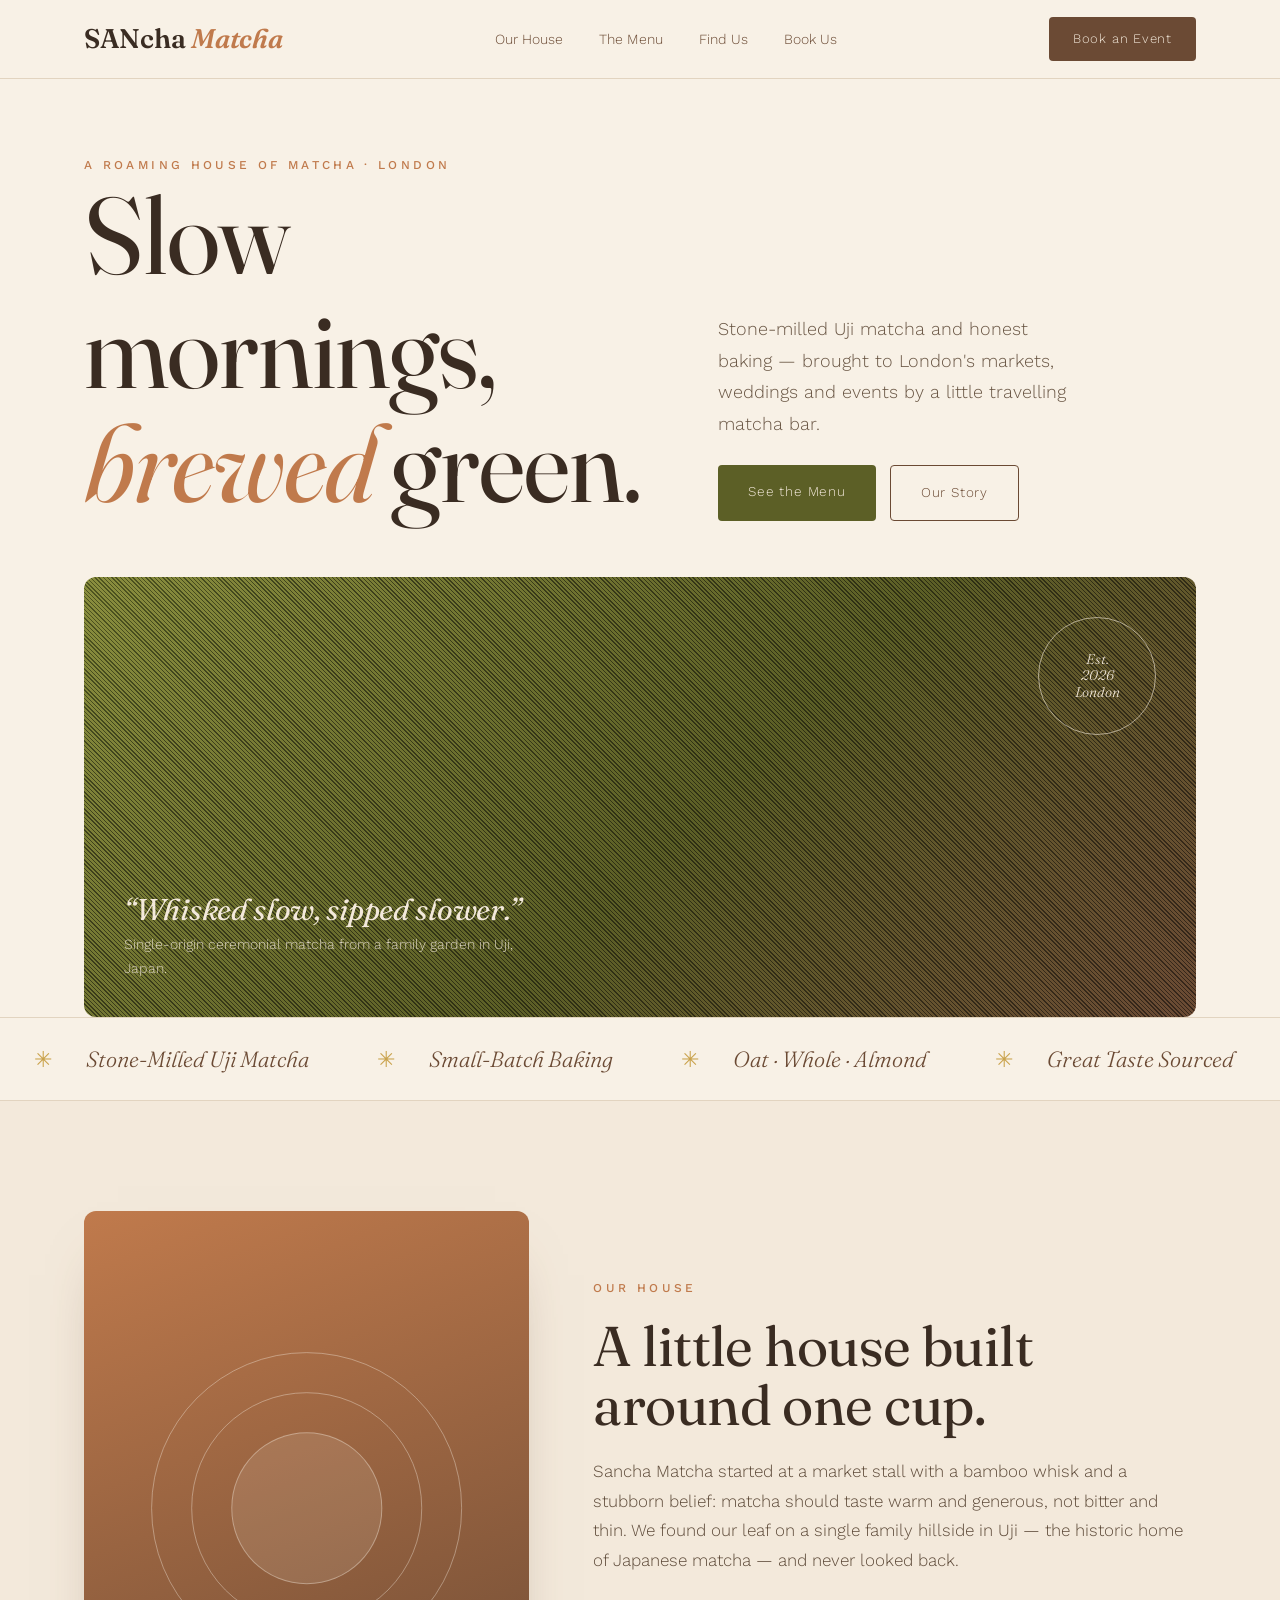
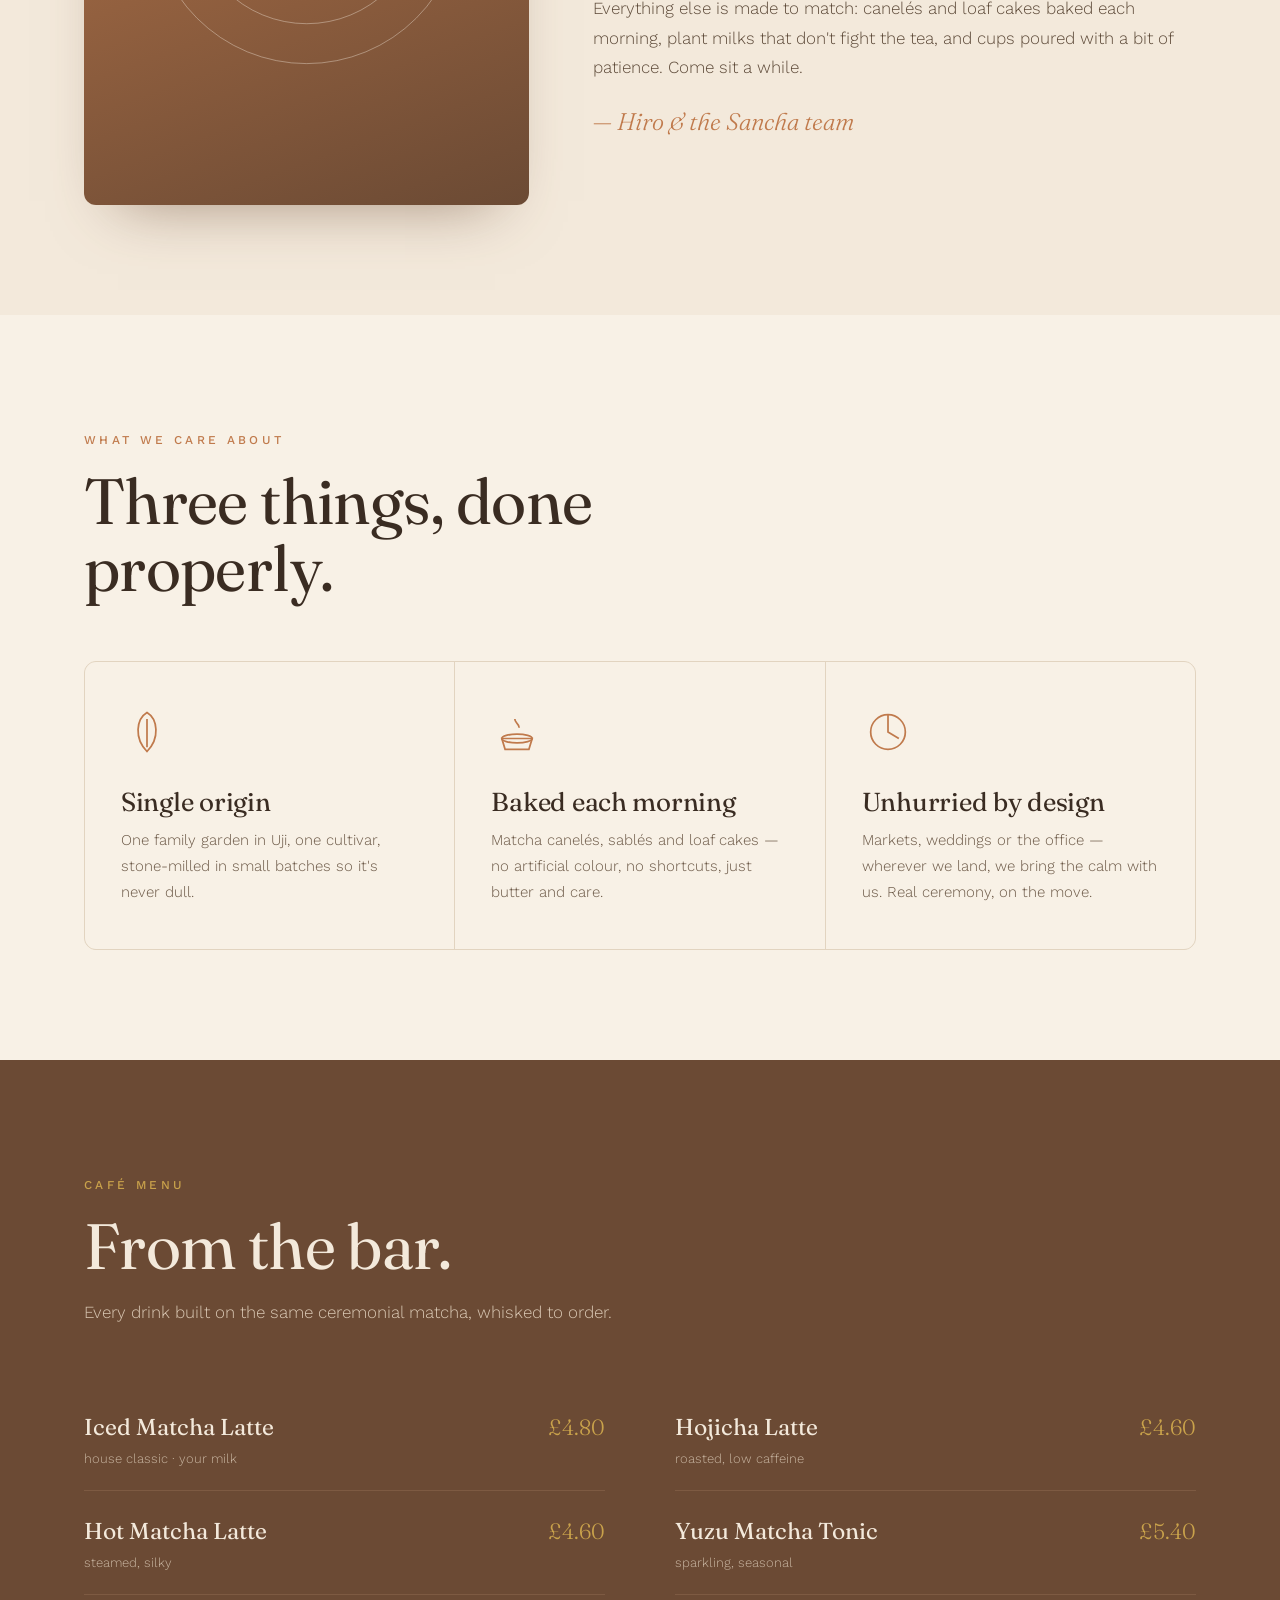
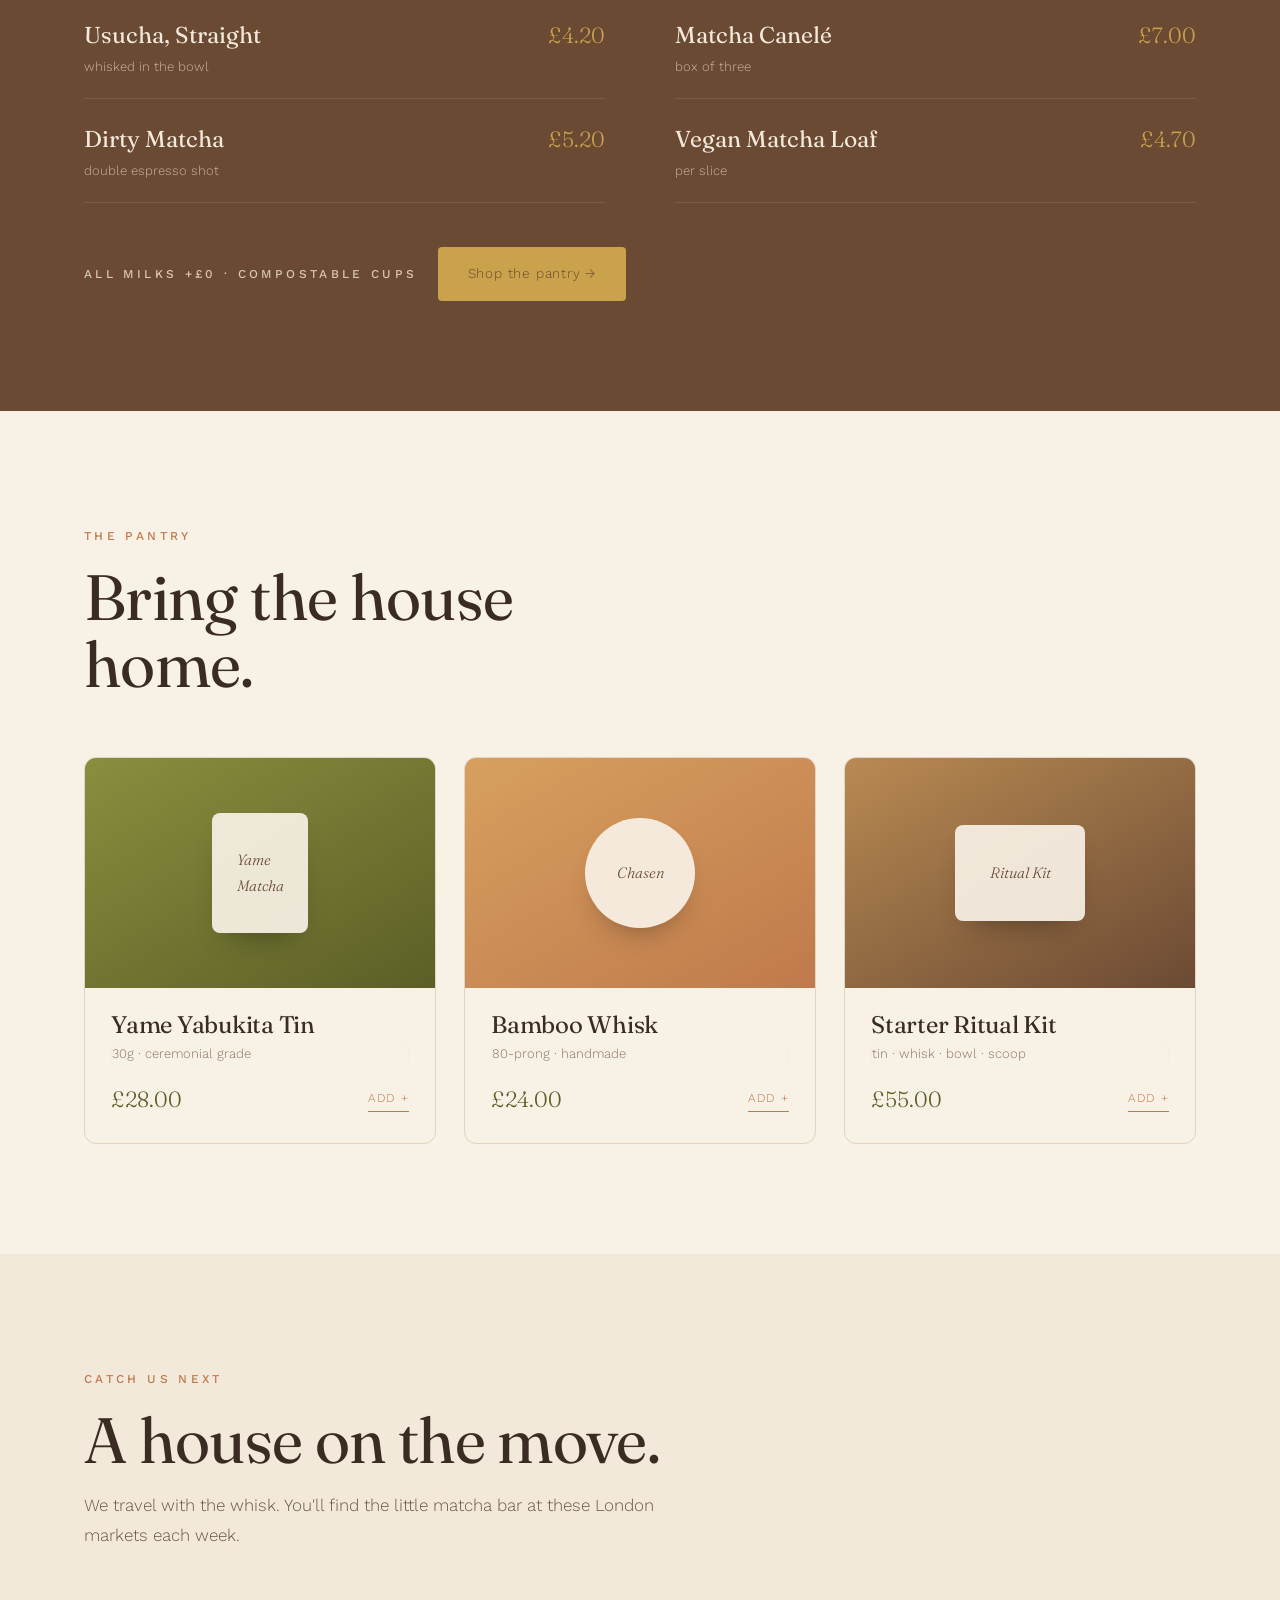
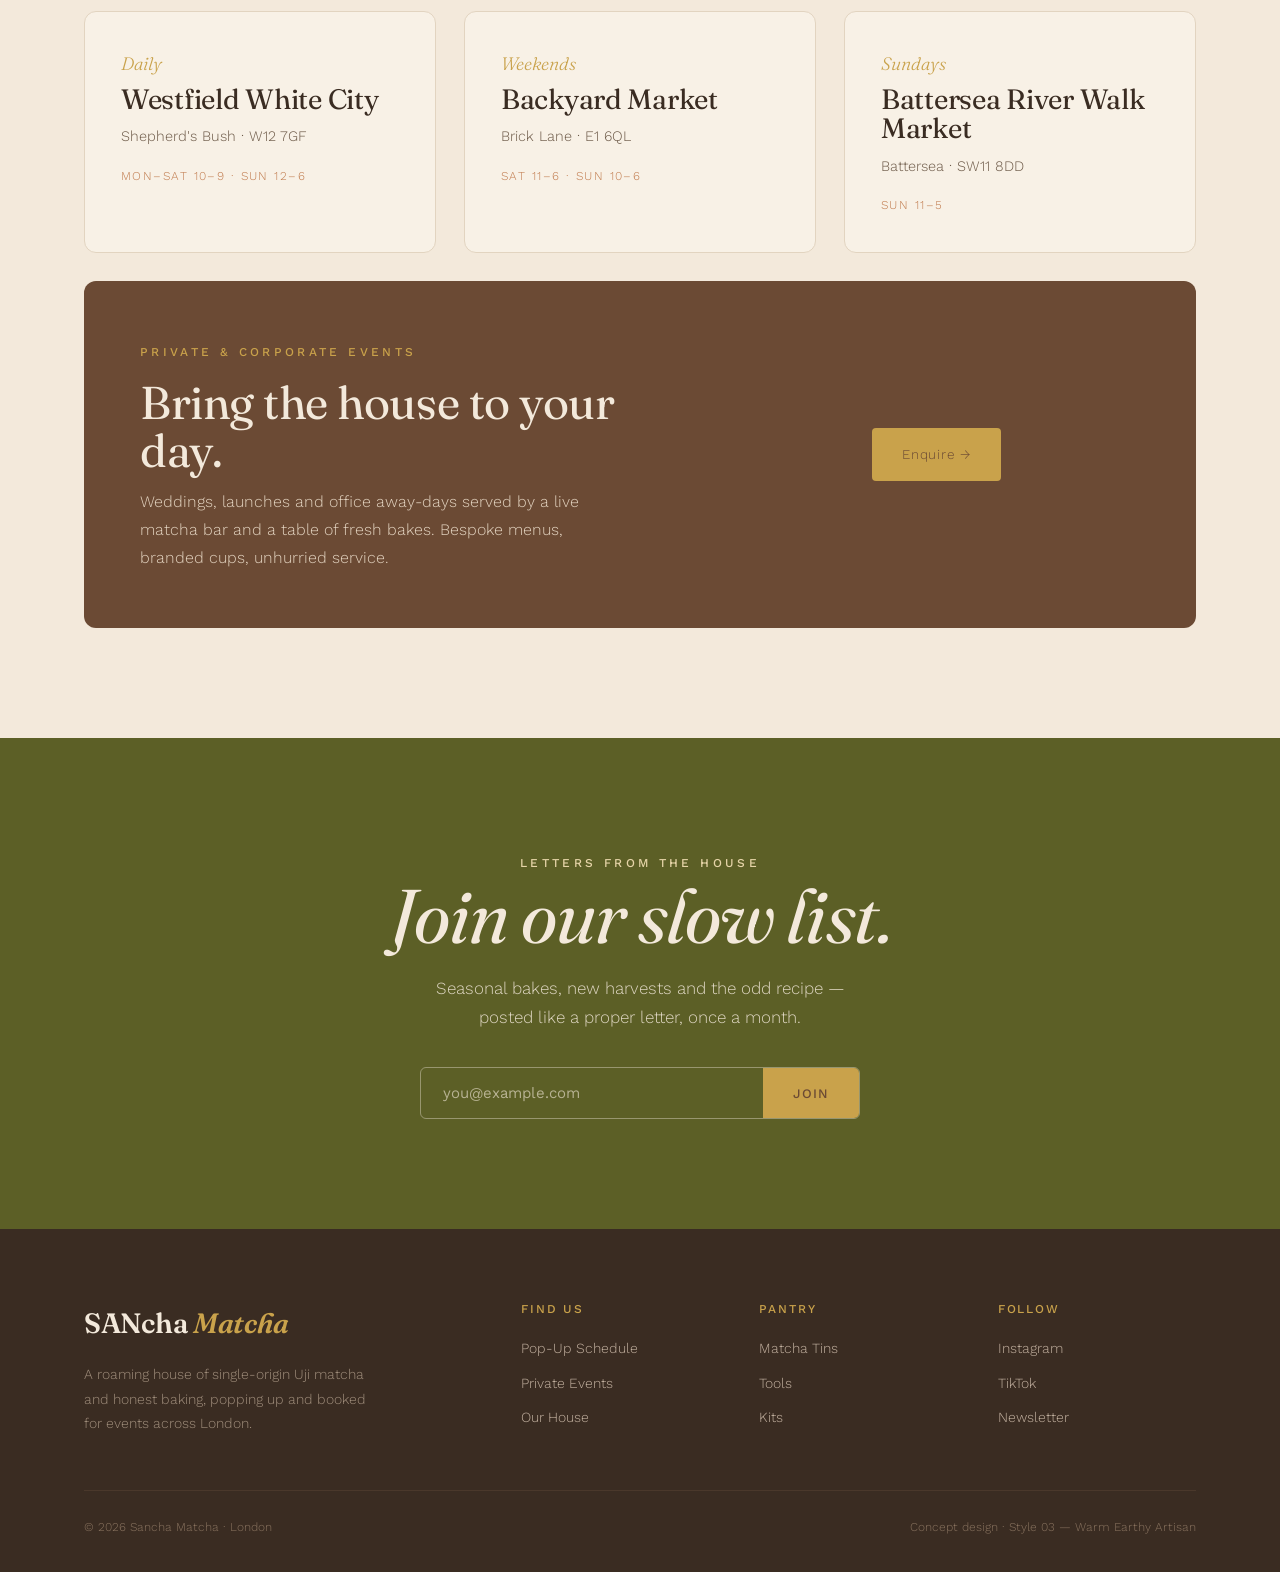
<file: style-3-earthy/index.html>
<!DOCTYPE html>
<html lang="en">
<head>
<meta charset="UTF-8">
<meta name="viewport" content="width=device-width, initial-scale=1.0">
<title>Sancha Matcha · A Warm House of Matcha, London</title>
<link rel="preconnect" href="https://fonts.googleapis.com">
<link rel="preconnect" href="https://fonts.gstatic.com" crossorigin>
<link href="https://fonts.googleapis.com/css2?family=Fraunces:ital,opsz,wght@0,9..144,400;0,9..144,500;0,9..144,600;1,9..144,400&family=Work+Sans:wght@300;400;500&display=swap" rel="stylesheet">
<style>
  :root{
    --clay:#c07a4c;
    --umber:#6b4a34;
    --olive:#7c8034;
    --olive-deep:#5c5f26;
    --cream:#f3e9db;
    --paper:#f8f1e6;
    --gold:#c9a24b;
    --ink:#3a2c22;
  }
  *{margin:0;padding:0;box-sizing:border-box}
  html{scroll-behavior:smooth}
  body{font-family:'Work Sans',sans-serif;background:var(--paper);color:var(--ink);line-height:1.75;font-weight:300;-webkit-font-smoothing:antialiased}
  h1,h2,h3{font-family:'Fraunces',serif;font-weight:500;line-height:1.05;letter-spacing:-.01em}
  .wrap{max-width:1180px;margin:0 auto;padding:0 34px}
  a{text-decoration:none;color:inherit}
  .eyebrow{font-family:'Work Sans';font-size:12px;letter-spacing:.28em;text-transform:uppercase;color:var(--clay);font-weight:500}

  /* NAV */
  nav{position:fixed;top:0;left:0;right:0;z-index:60;background:rgba(248,241,230,.9);backdrop-filter:blur(10px);border-bottom:1px solid #e2d4c0}
  .nav-inner{display:flex;align-items:center;justify-content:space-between;height:78px}
  .brand{font-family:'Fraunces',serif;font-size:27px;font-weight:600;letter-spacing:-.01em}
  .brand em{font-style:italic;color:var(--clay)}
  .nav-links{display:flex;gap:36px;list-style:none}
  .nav-links a{font-size:14px;color:var(--umber);transition:.3s}
  .nav-links a:hover{color:var(--clay)}
  .nav-cta{background:var(--umber);color:var(--cream);padding:11px 24px;border-radius:4px;font-size:13px;letter-spacing:.06em;transition:.3s}
  .nav-cta:hover{background:var(--clay)}

  /* HERO */
  header.hero{padding:150px 0 0}
  .hero-top{display:grid;grid-template-columns:1.1fr .9fr;gap:50px;align-items:end;padding-bottom:56px}
  .hero h1{font-size:clamp(52px,8.5vw,116px);font-weight:400}
  .hero h1 em{font-style:italic;color:var(--clay)}
  .hero-right p{font-size:18px;color:#6a5745;max-width:360px;margin-bottom:26px}
  .hero-actions{display:flex;gap:14px;flex-wrap:wrap}
  .btn{display:inline-block;padding:15px 30px;font-size:13.5px;letter-spacing:.06em;border-radius:4px;transition:.3s}
  .btn-solid{background:var(--olive-deep);color:var(--cream)}
  .btn-solid:hover{background:var(--umber)}
  .btn-out{border:1px solid var(--umber);color:var(--umber)}
  .btn-out:hover{background:var(--umber);color:var(--cream)}
  /* hero band image */
  .hero-band{height:440px;border-radius:12px;overflow:hidden;position:relative;background:linear-gradient(135deg,#8a8e3e 0%,#5c5f26 55%,#6b4a34 100%)}
  .hero-band .grain{position:absolute;inset:0;opacity:.5;mix-blend-mode:overlay;background:repeating-linear-gradient(45deg,#000 0 1px,transparent 1px 3px)}
  .hero-band .cap{position:absolute;left:40px;bottom:36px;color:var(--cream);max-width:420px}
  .hero-band .cap h3{font-size:30px;font-style:italic;font-weight:400;margin-bottom:6px}
  .hero-band .cap p{font-size:14px;opacity:.85}
  .hero-band .badge{position:absolute;right:40px;top:40px;width:118px;height:118px;border-radius:50%;border:1px solid rgba(243,233,219,.6);display:flex;align-items:center;justify-content:center;text-align:center;color:var(--cream);font-family:'Fraunces';font-style:italic;font-size:14px;line-height:1.2;animation:spin 22s linear infinite}
  @keyframes spin{to{transform:rotate(360deg)}}

  /* TICKER */
  .ticker{border-top:1px solid #e2d4c0;border-bottom:1px solid #e2d4c0;padding:22px 0;margin-top:0;overflow:hidden;white-space:nowrap}
  .tick-track{display:inline-block;animation:sc 30s linear infinite}
  .tick-track span{font-family:'Fraunces',serif;font-style:italic;font-size:22px;color:var(--umber);margin:0 34px}
  .tick-track span::before{content:"✳";color:var(--gold);margin-right:34px;font-style:normal}
  @keyframes sc{from{transform:translateX(0)}to{transform:translateX(-50%)}}

  section{padding:110px 0}
  .sec-head{max-width:600px;margin-bottom:60px}
  .sec-head h2{font-size:clamp(38px,5.5vw,64px);font-weight:400;margin:14px 0 18px}
  .sec-head p{font-size:17px;color:#6a5745}

  /* STORY */
  .story{background:var(--cream)}
  .story-grid{display:grid;grid-template-columns:.85fr 1.15fr;gap:64px;align-items:center}
  .story-img{aspect-ratio:3/4;border-radius:12px;background:linear-gradient(160deg,#c07a4c,#6b4a34);position:relative;overflow:hidden;box-shadow:0 30px 60px -34px rgba(107,74,52,.6)}
  .story-img .ring{position:absolute;width:70%;aspect-ratio:1;border-radius:50%;border:1px solid rgba(243,233,219,.4);top:50%;left:50%;transform:translate(-50%,-50%)}
  .story-img .ring:nth-child(2){width:52%}
  .story-img .ring:nth-child(3){width:34%;background:rgba(243,233,219,.12)}
  .story-copy h2{font-size:clamp(34px,4.6vw,56px);font-weight:400;margin:16px 0 22px}
  .story-copy p{color:#5f4c3b;margin-bottom:18px;font-size:17px}
  .sig{font-family:'Fraunces';font-style:italic;font-size:24px;color:var(--clay);margin-top:14px}

  /* PILLARS */
  .pillars{display:grid;grid-template-columns:repeat(3,1fr);gap:1px;background:#e2d4c0;border:1px solid #e2d4c0;border-radius:12px;overflow:hidden}
  .pillar{background:var(--paper);padding:44px 36px;transition:.3s}
  .pillar:hover{background:var(--cream)}
  .pillar .ic{width:52px;height:52px;color:var(--clay);margin-bottom:22px}
  .pillar h3{font-size:26px;font-weight:400;margin-bottom:10px}
  .pillar p{font-size:15px;color:#6a5745}

  /* MENU editorial */
  .menu{background:var(--umber);color:var(--cream)}
  .menu .eyebrow{color:var(--gold)}
  .menu .sec-head h2{color:var(--cream)}
  .menu .sec-head p{color:#d8c6b2}
  .menu-cols{display:grid;grid-template-columns:1fr 1fr;gap:20px 70px}
  .mrow{display:flex;justify-content:space-between;align-items:baseline;gap:16px;padding:20px 0;border-bottom:1px solid #7d5a42}
  .mrow .l .n{font-family:'Fraunces';font-size:23px;font-weight:400}
  .mrow .l .d{font-size:13px;color:#c9b6a2}
  .mrow .p{font-family:'Fraunces';font-size:22px;color:var(--gold);white-space:nowrap}
  .menu-foot{margin-top:44px;display:flex;align-items:center;gap:20px;flex-wrap:wrap}

  /* SHOP */
  .shop-grid{display:grid;grid-template-columns:repeat(3,1fr);gap:28px}
  .prod{border:1px solid #e2d4c0;border-radius:12px;overflow:hidden;background:var(--paper);transition:.35s}
  .prod:hover{transform:translateY(-6px);box-shadow:0 26px 50px -30px rgba(107,74,52,.4)}
  .prod .ph{height:230px;position:relative;display:flex;align-items:center;justify-content:center}
  .prod:nth-child(1) .ph{background:linear-gradient(150deg,#8a8e3e,#5c5f26)}
  .prod:nth-child(2) .ph{background:linear-gradient(150deg,#d7a05f,#c07a4c)}
  .prod:nth-child(3) .ph{background:linear-gradient(150deg,#b98a52,#6b4a34)}
  .prod .ph .tin{width:96px;height:120px;border-radius:8px;background:rgba(248,241,230,.92);display:flex;align-items:center;justify-content:center;font-family:'Fraunces';font-style:italic;color:var(--umber);font-size:15px;box-shadow:0 16px 30px -16px rgba(0,0,0,.4)}
  .prod .info{padding:24px 26px}
  .prod .info h3{font-size:24px;font-weight:400;margin-bottom:4px}
  .prod .info .sub{font-size:13px;color:#8a7460;margin-bottom:14px}
  .prod .info .row{display:flex;justify-content:space-between;align-items:center}
  .prod .info .price{font-family:'Fraunces';font-size:22px;color:var(--olive-deep)}
  .prod .info .add{font-size:12px;letter-spacing:.1em;text-transform:uppercase;border-bottom:1px solid var(--clay);color:var(--clay);padding-bottom:2px}

  /* LOCATIONS */
  .loc{background:var(--cream)}
  .loc-grid{display:grid;grid-template-columns:repeat(3,1fr);gap:28px}
  .loccard{background:var(--paper);border-radius:12px;padding:36px;border:1px solid #e2d4c0}
  .loccard .no{font-family:'Fraunces';font-style:italic;color:var(--gold);font-size:18px}
  .loccard h3{font-size:28px;font-weight:400;margin:6px 0 10px}
  .loccard p{font-size:14.5px;color:#6a5745}
  .loccard .hrs{margin-top:16px;font-size:12px;letter-spacing:.12em;text-transform:uppercase;color:var(--clay)}

  /* CTA */
  .cta{background:var(--olive-deep);color:var(--cream);text-align:center}
  .cta h2{font-size:clamp(38px,6vw,76px);font-weight:400;margin-bottom:18px;font-style:italic}
  .cta p{max-width:460px;margin:0 auto 34px;opacity:.85;font-size:17px}
  .sub{display:flex;max-width:440px;margin:0 auto;border:1px solid rgba(243,233,219,.4);border-radius:6px;overflow:hidden}
  .sub input{flex:1;background:transparent;border:0;padding:16px 22px;color:var(--cream);font-family:'Work Sans';font-size:15px;outline:none}
  .sub input::placeholder{color:rgba(243,233,219,.6)}
  .sub button{background:var(--gold);color:var(--umber);border:0;padding:0 30px;font-family:'Work Sans';font-weight:500;font-size:13px;letter-spacing:.08em;text-transform:uppercase;cursor:pointer;transition:.3s}
  .sub button:hover{background:var(--cream)}

  /* FOOTER */
  footer{background:var(--ink);color:#cdbda9;padding:70px 0 34px}
  .foot-grid{display:grid;grid-template-columns:2fr 1fr 1fr 1fr;gap:40px;margin-bottom:50px}
  footer .brand{color:var(--cream);margin-bottom:14px;font-size:28px}
  footer .brand em{color:var(--gold)}
  footer .lead{font-size:14px;color:#a08e7c;max-width:290px}
  .fcol h4{font-family:'Work Sans';font-size:12px;letter-spacing:.16em;text-transform:uppercase;color:var(--gold);margin-bottom:16px;font-weight:500}
  .fcol a{display:block;font-size:14px;margin-bottom:10px;color:#c3b1a0;transition:.3s}
  .fcol a:hover{color:var(--clay)}
  .foot-bottom{border-top:1px solid #4a382b;padding-top:26px;display:flex;justify-content:space-between;font-size:12px;color:#8a7460;flex-wrap:wrap;gap:8px}

  @media(max-width:900px){
    .nav-links,.nav-cta{display:none}
    .hero-top,.story-grid{grid-template-columns:1fr}
    .pillars,.shop-grid,.loc-grid,.menu-cols{grid-template-columns:1fr}
    .foot-grid{grid-template-columns:1fr 1fr}
    #book{grid-template-columns:1fr!important;padding:36px!important}
  }
</style>
</head>
<body>

<nav>
  <div class="wrap nav-inner">
    <div class="brand">SANcha <em>Matcha</em></div>
    <ul class="nav-links">
      <li><a href="#story">Our House</a></li>
      <li><a href="#menu">The Menu</a></li>
      <li><a href="#events">Find Us</a></li>
      <li><a href="#book">Book Us</a></li>
    </ul>
    <a href="#book" class="nav-cta">Book an Event</a>
  </div>
</nav>

<header class="hero">
  <div class="wrap">
    <div class="hero-top">
      <div>
        <span class="eyebrow">A roaming house of matcha · London</span>
        <h1>Slow mornings, <em>brewed</em> green.</h1>
      </div>
      <div class="hero-right">
        <p>Stone-milled Uji matcha and honest baking — brought to London's markets, weddings and events by a little travelling matcha bar.</p>
        <div class="hero-actions">
          <a href="#menu" class="btn btn-solid">See the Menu</a>
          <a href="#story" class="btn btn-out">Our Story</a>
        </div>
      </div>
    </div>
    <div class="hero-band">
      <div class="grain"></div>
      <div class="badge">Est.<br>2026<br>London</div>
      <div class="cap">
        <h3>“Whisked slow, sipped slower.”</h3>
        <p>Single-origin ceremonial matcha from a family garden in Uji, Japan.</p>
      </div>
    </div>
  </div>
</header>

<div class="ticker">
  <div class="tick-track"><span>Stone-Milled Uji Matcha</span><span>Small-Batch Baking</span><span>Oat · Whole · Almond</span><span>Great Taste Sourced</span><span>Stone-Milled Uji Matcha</span><span>Small-Batch Baking</span><span>Oat · Whole · Almond</span><span>Great Taste Sourced</span></div>
</div>

<section class="story" id="story">
  <div class="wrap story-grid">
    <div class="story-img"><div class="ring"></div><div class="ring"></div><div class="ring"></div></div>
    <div class="story-copy">
      <span class="eyebrow">Our House</span>
      <h2>A little house built around one cup.</h2>
      <p>Sancha Matcha started at a market stall with a bamboo whisk and a stubborn belief: matcha should taste warm and generous, not bitter and thin. We found our leaf on a single family hillside in Uji — the historic home of Japanese matcha — and never looked back.</p>
      <p>Everything else is made to match: canelés and loaf cakes baked each morning, plant milks that don't fight the tea, and cups poured with a bit of patience. Come sit a while.</p>
      <div class="sig">— Hiro &amp; the Sancha team</div>
    </div>
  </div>
</section>

<section>
  <div class="wrap">
    <div class="sec-head">
      <span class="eyebrow">What we care about</span>
      <h2>Three things, done properly.</h2>
    </div>
    <div class="pillars">
      <div class="pillar">
        <svg class="ic" viewBox="0 0 48 48" fill="none" stroke="currentColor" stroke-width="1.6"><path d="M24 6C14 12 12 30 24 42C36 30 34 12 24 6Z"/><path d="M24 12v26"/></svg>
        <h3>Single origin</h3><p>One family garden in Uji, one cultivar, stone-milled in small batches so it's never dull.</p>
      </div>
      <div class="pillar">
        <svg class="ic" viewBox="0 0 48 48" fill="none" stroke="currentColor" stroke-width="1.6"><path d="M10 30h28l-3 10H13z"/><ellipse cx="24" cy="30" rx="14" ry="4"/><path d="M22 12c0 4 4 4 4 8"/></svg>
        <h3>Baked each morning</h3><p>Matcha canelés, sablés and loaf cakes — no artificial colour, no shortcuts, just butter and care.</p>
      </div>
      <div class="pillar">
        <svg class="ic" viewBox="0 0 48 48" fill="none" stroke="currentColor" stroke-width="1.6"><circle cx="24" cy="24" r="16"/><path d="M24 8v16l10 6"/></svg>
        <h3>Unhurried by design</h3><p>Markets, weddings or the office — wherever we land, we bring the calm with us. Real ceremony, on the move.</p>
      </div>
    </div>
  </div>
</section>

<section class="menu" id="menu">
  <div class="wrap">
    <div class="sec-head">
      <span class="eyebrow">Café Menu</span>
      <h2>From the bar.</h2>
      <p>Every drink built on the same ceremonial matcha, whisked to order.</p>
    </div>
    <div class="menu-cols">
      <div>
        <div class="mrow"><div class="l"><div class="n">Iced Matcha Latte</div><div class="d">house classic · your milk</div></div><div class="p">£4.80</div></div>
        <div class="mrow"><div class="l"><div class="n">Hot Matcha Latte</div><div class="d">steamed, silky</div></div><div class="p">£4.60</div></div>
        <div class="mrow"><div class="l"><div class="n">Usucha, Straight</div><div class="d">whisked in the bowl</div></div><div class="p">£4.20</div></div>
        <div class="mrow"><div class="l"><div class="n">Dirty Matcha</div><div class="d">double espresso shot</div></div><div class="p">£5.20</div></div>
      </div>
      <div>
        <div class="mrow"><div class="l"><div class="n">Hojicha Latte</div><div class="d">roasted, low caffeine</div></div><div class="p">£4.60</div></div>
        <div class="mrow"><div class="l"><div class="n">Yuzu Matcha Tonic</div><div class="d">sparkling, seasonal</div></div><div class="p">£5.40</div></div>
        <div class="mrow"><div class="l"><div class="n">Matcha Canelé</div><div class="d">box of three</div></div><div class="p">£7.00</div></div>
        <div class="mrow"><div class="l"><div class="n">Vegan Matcha Loaf</div><div class="d">per slice</div></div><div class="p">£4.70</div></div>
      </div>
    </div>
    <div class="menu-foot">
      <span class="eyebrow" style="color:#d8c6b2">All milks +£0 · Compostable cups</span>
      <a href="#shop" class="btn" style="background:var(--gold);color:var(--umber)">Shop the pantry →</a>
    </div>
  </div>
</section>

<section id="shop">
  <div class="wrap">
    <div class="sec-head">
      <span class="eyebrow">The Pantry</span>
      <h2>Bring the house home.</h2>
    </div>
    <div class="shop-grid">
      <div class="prod">
        <div class="ph"><div class="tin">Yame<br>Matcha</div></div>
        <div class="info"><h3>Yame Yabukita Tin</h3><div class="sub">30g · ceremonial grade</div><div class="row"><span class="price">£28.00</span><span class="add">Add +</span></div></div>
      </div>
      <div class="prod">
        <div class="ph"><div class="tin" style="border-radius:50%;width:110px;height:110px">Chasen</div></div>
        <div class="info"><h3>Bamboo Whisk</h3><div class="sub">80-prong · handmade</div><div class="row"><span class="price">£24.00</span><span class="add">Add +</span></div></div>
      </div>
      <div class="prod">
        <div class="ph"><div class="tin" style="width:130px;height:96px">Ritual Kit</div></div>
        <div class="info"><h3>Starter Ritual Kit</h3><div class="sub">tin · whisk · bowl · scoop</div><div class="row"><span class="price">£55.00</span><span class="add">Add +</span></div></div>
      </div>
    </div>
  </div>
</section>

<section class="loc" id="events">
  <div class="wrap">
    <div class="sec-head">
      <span class="eyebrow">Catch Us Next</span>
      <h2>A house on the move.</h2>
      <p>We travel with the whisk. You'll find the little matcha bar at these London markets each week.</p>
    </div>
    <div class="loc-grid">
      <div class="loccard"><div class="no">Daily</div><h3>Westfield White City</h3><p>Shepherd's Bush · W12 7GF</p><div class="hrs">Mon–Sat 10–9 · Sun 12–6</div></div>
      <div class="loccard"><div class="no">Weekends</div><h3>Backyard Market</h3><p>Brick Lane · E1 6QL</p><div class="hrs">Sat 11–6 · Sun 10–6</div></div>
      <div class="loccard"><div class="no">Sundays</div><h3>Battersea River Walk Market</h3><p>Battersea · SW11 8DD</p><div class="hrs">Sun 11–5</div></div>
    </div>

    <div id="book" style="margin-top:28px;background:var(--umber);color:var(--cream);border-radius:12px;padding:56px;display:grid;grid-template-columns:1.35fr 1fr;gap:44px;align-items:center">
      <div>
        <span class="eyebrow" style="color:var(--gold)">Private &amp; Corporate Events</span>
        <h2 style="color:var(--cream);font-size:clamp(30px,3.6vw,46px);font-weight:400;margin:14px 0 12px">Bring the house to your day.</h2>
        <p style="color:#e2d2bf;font-size:16px;max-width:460px">Weddings, launches and office away-days served by a live matcha bar and a table of fresh bakes. Bespoke menus, branded cups, unhurried service.</p>
      </div>
      <div style="text-align:center">
        <a href="mailto:hello@sanchamatcha.co.uk?subject=Event%20Enquiry" class="btn" style="background:var(--gold);color:var(--umber)">Enquire →</a>
      </div>
    </div>
  </div>
</section>

<section class="cta">
  <div class="wrap">
    <span class="eyebrow" style="color:#e6d4a8">Letters from the House</span>
    <h2>Join our slow list.</h2>
    <p>Seasonal bakes, new harvests and the odd recipe — posted like a proper letter, once a month.</p>
    <form class="sub" onsubmit="event.preventDefault();this.querySelector('input').value='';this.querySelector('button').textContent='Welcome ✓'">
      <input type="email" placeholder="you@example.com" required>
      <button type="submit">Join</button>
    </form>
  </div>
</section>

<footer>
  <div class="wrap">
    <div class="foot-grid">
      <div>
        <div class="brand">SANcha <em>Matcha</em></div>
        <p class="lead">A roaming house of single-origin Uji matcha and honest baking, popping up and booked for events across London.</p>
      </div>
      <div class="fcol"><h4>Find Us</h4><a href="#events">Pop-Up Schedule</a><a href="#book">Private Events</a><a href="#story">Our House</a></div>
      <div class="fcol"><h4>Pantry</h4><a href="#shop">Matcha Tins</a><a href="#shop">Tools</a><a href="#shop">Kits</a></div>
      <div class="fcol"><h4>Follow</h4><a href="https://www.instagram.com/sanchamatchaa">Instagram</a><a href="#">TikTok</a><a href="#cta">Newsletter</a></div>
    </div>
    <div class="foot-bottom"><span>© 2026 Sancha Matcha · London</span><span>Concept design · Style 03 — Warm Earthy Artisan</span></div>
  </div>
</footer>

</body>
</html>
</file>
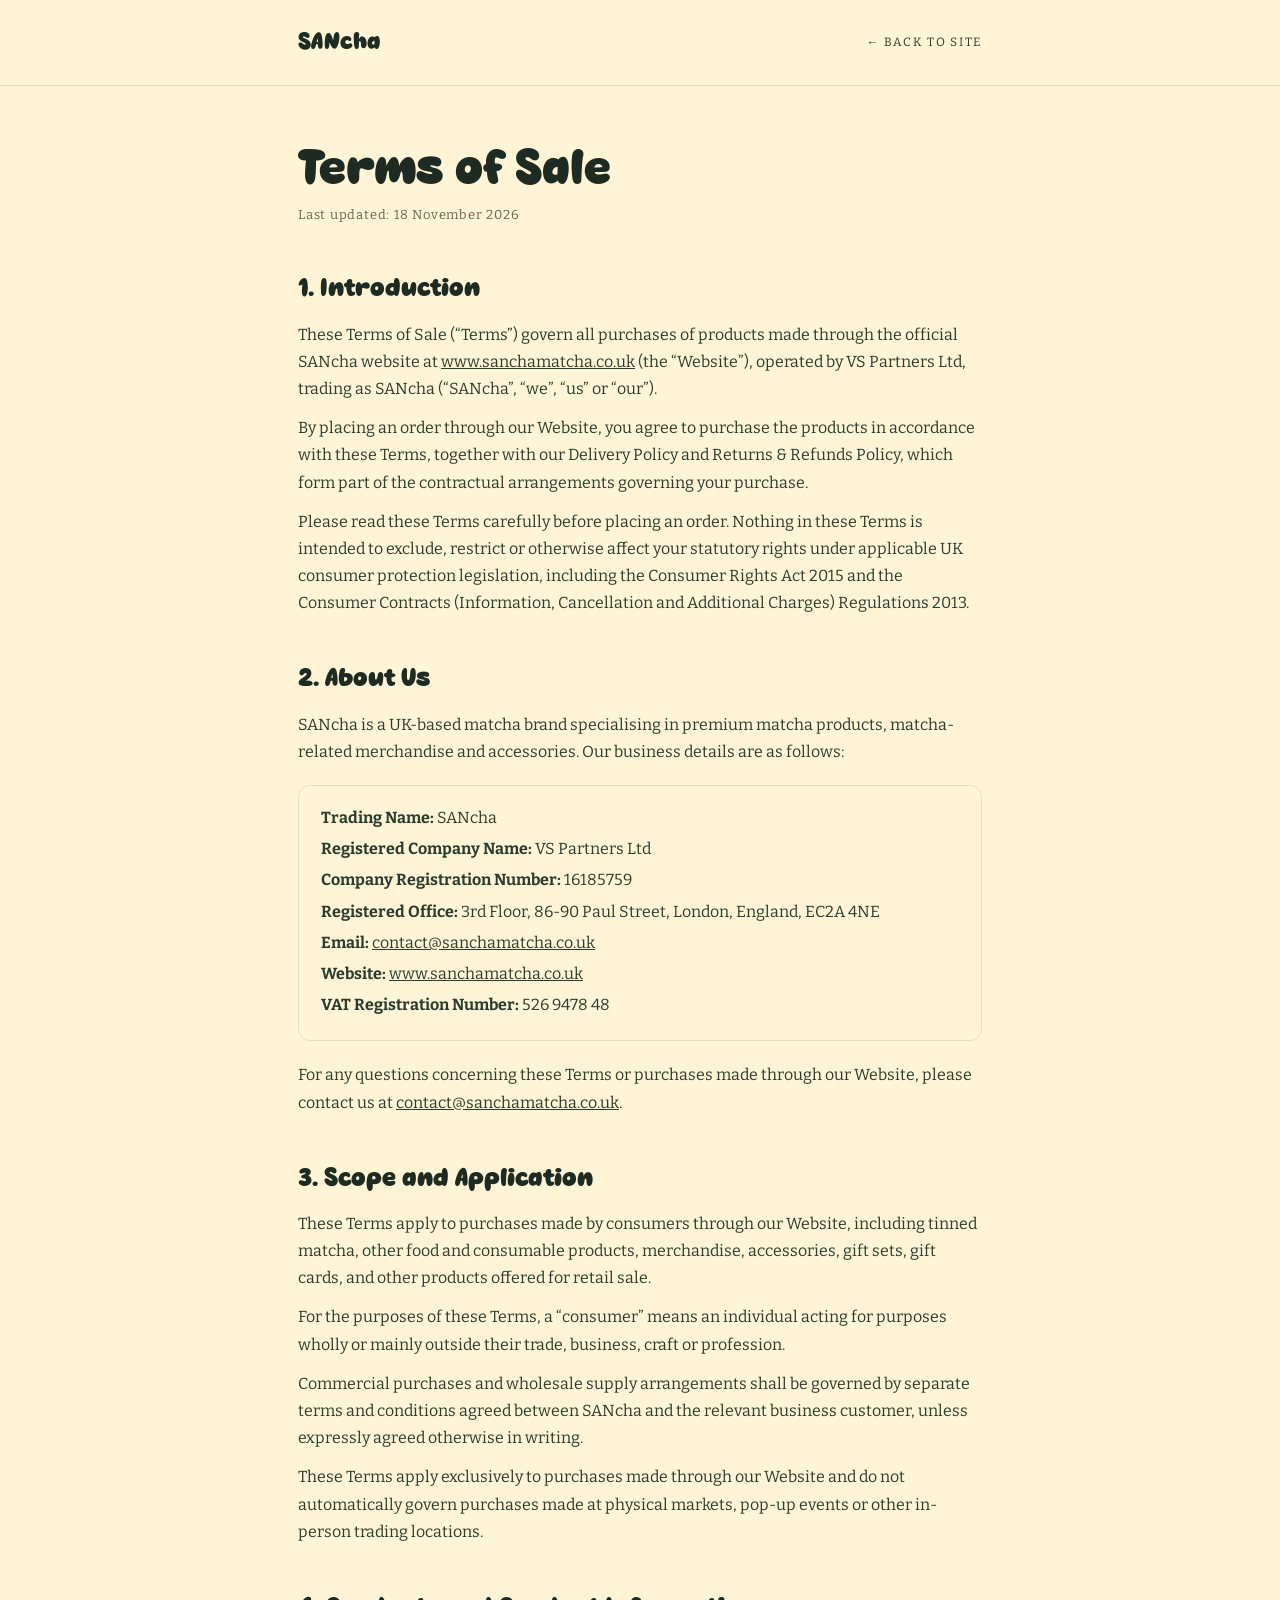
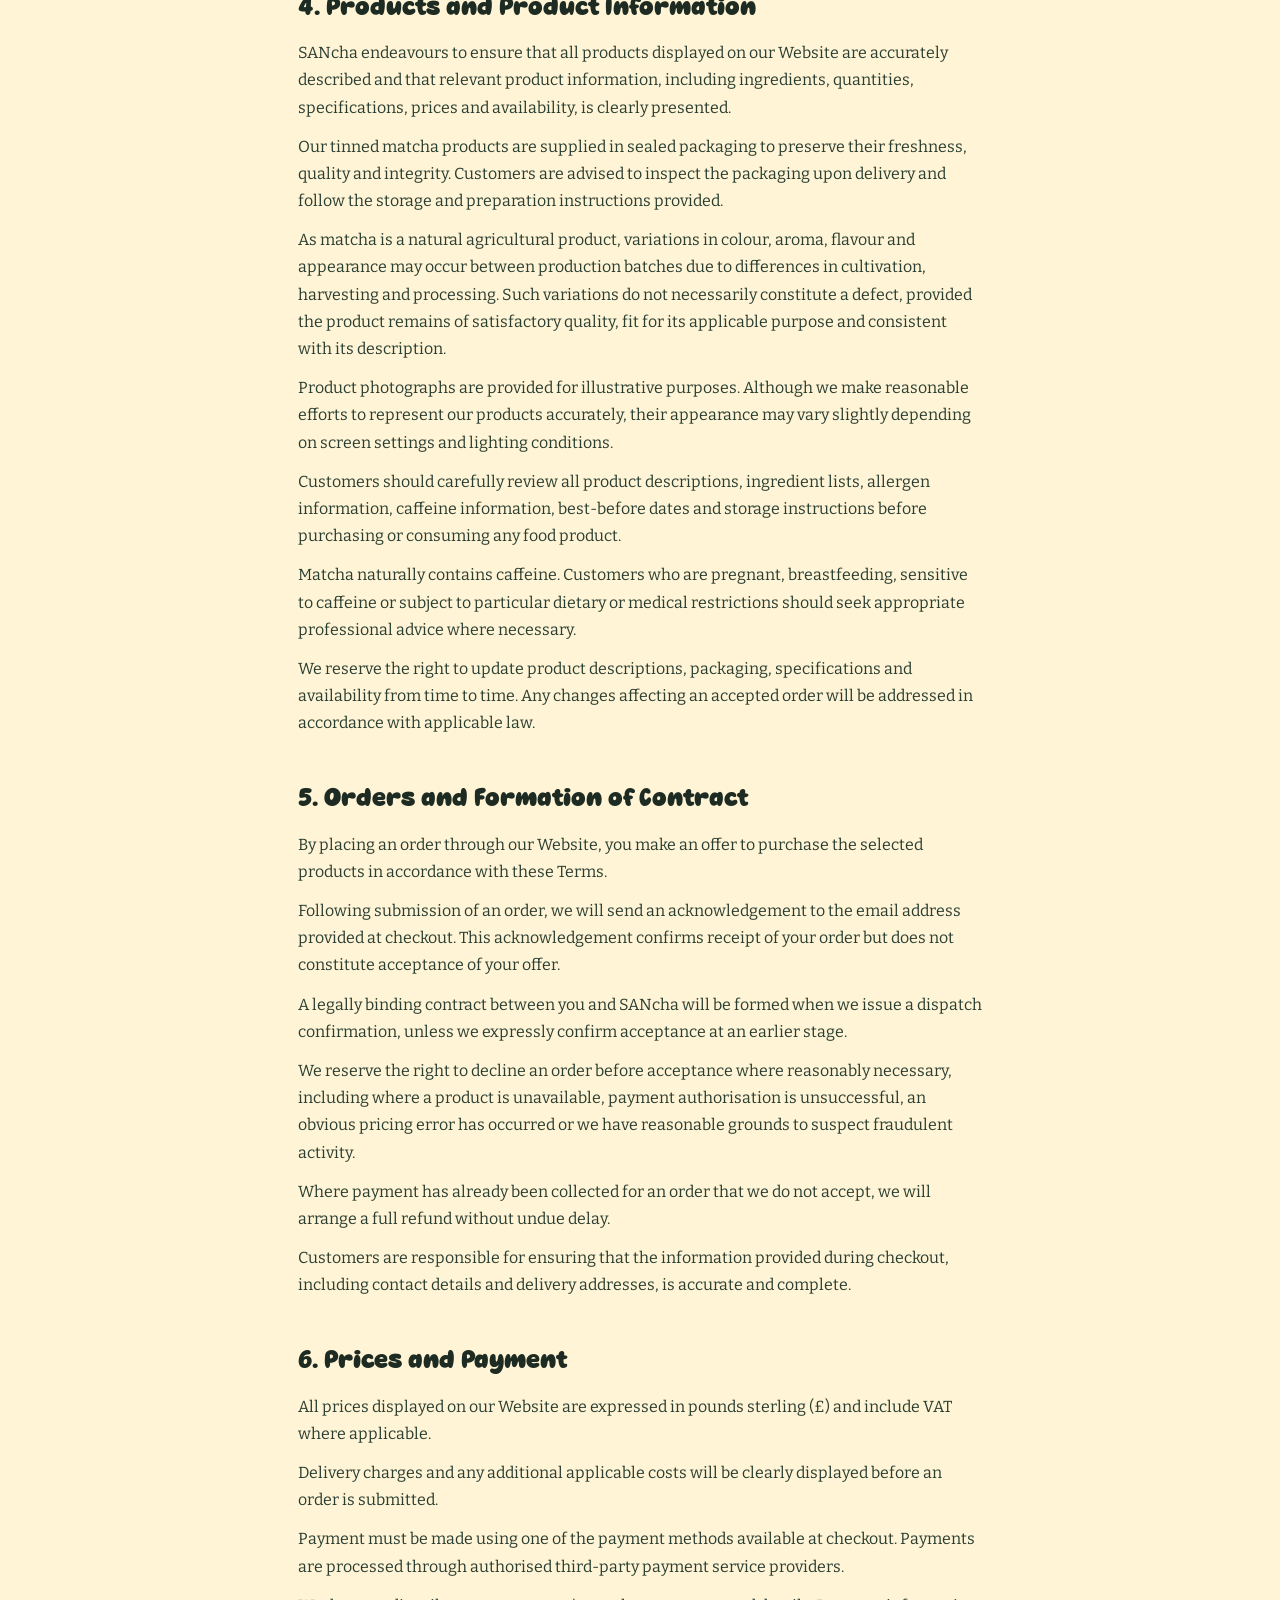
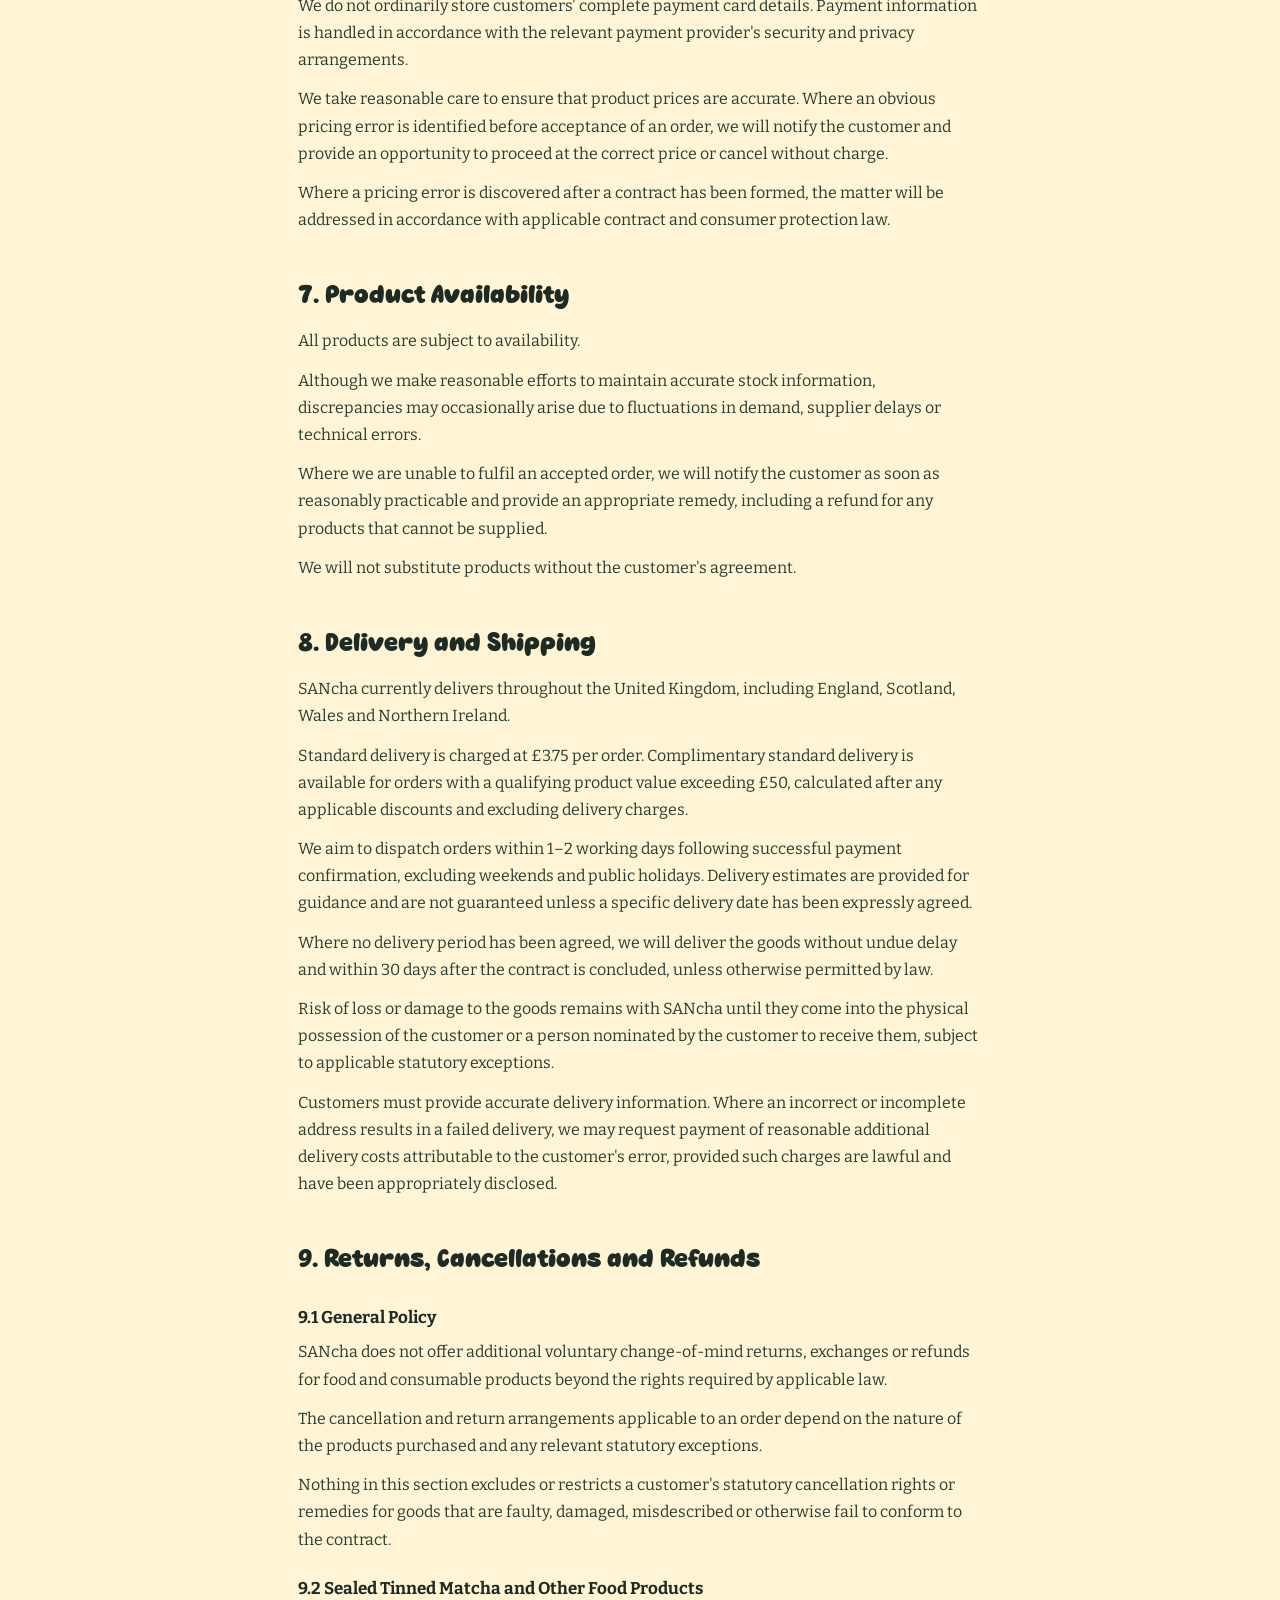
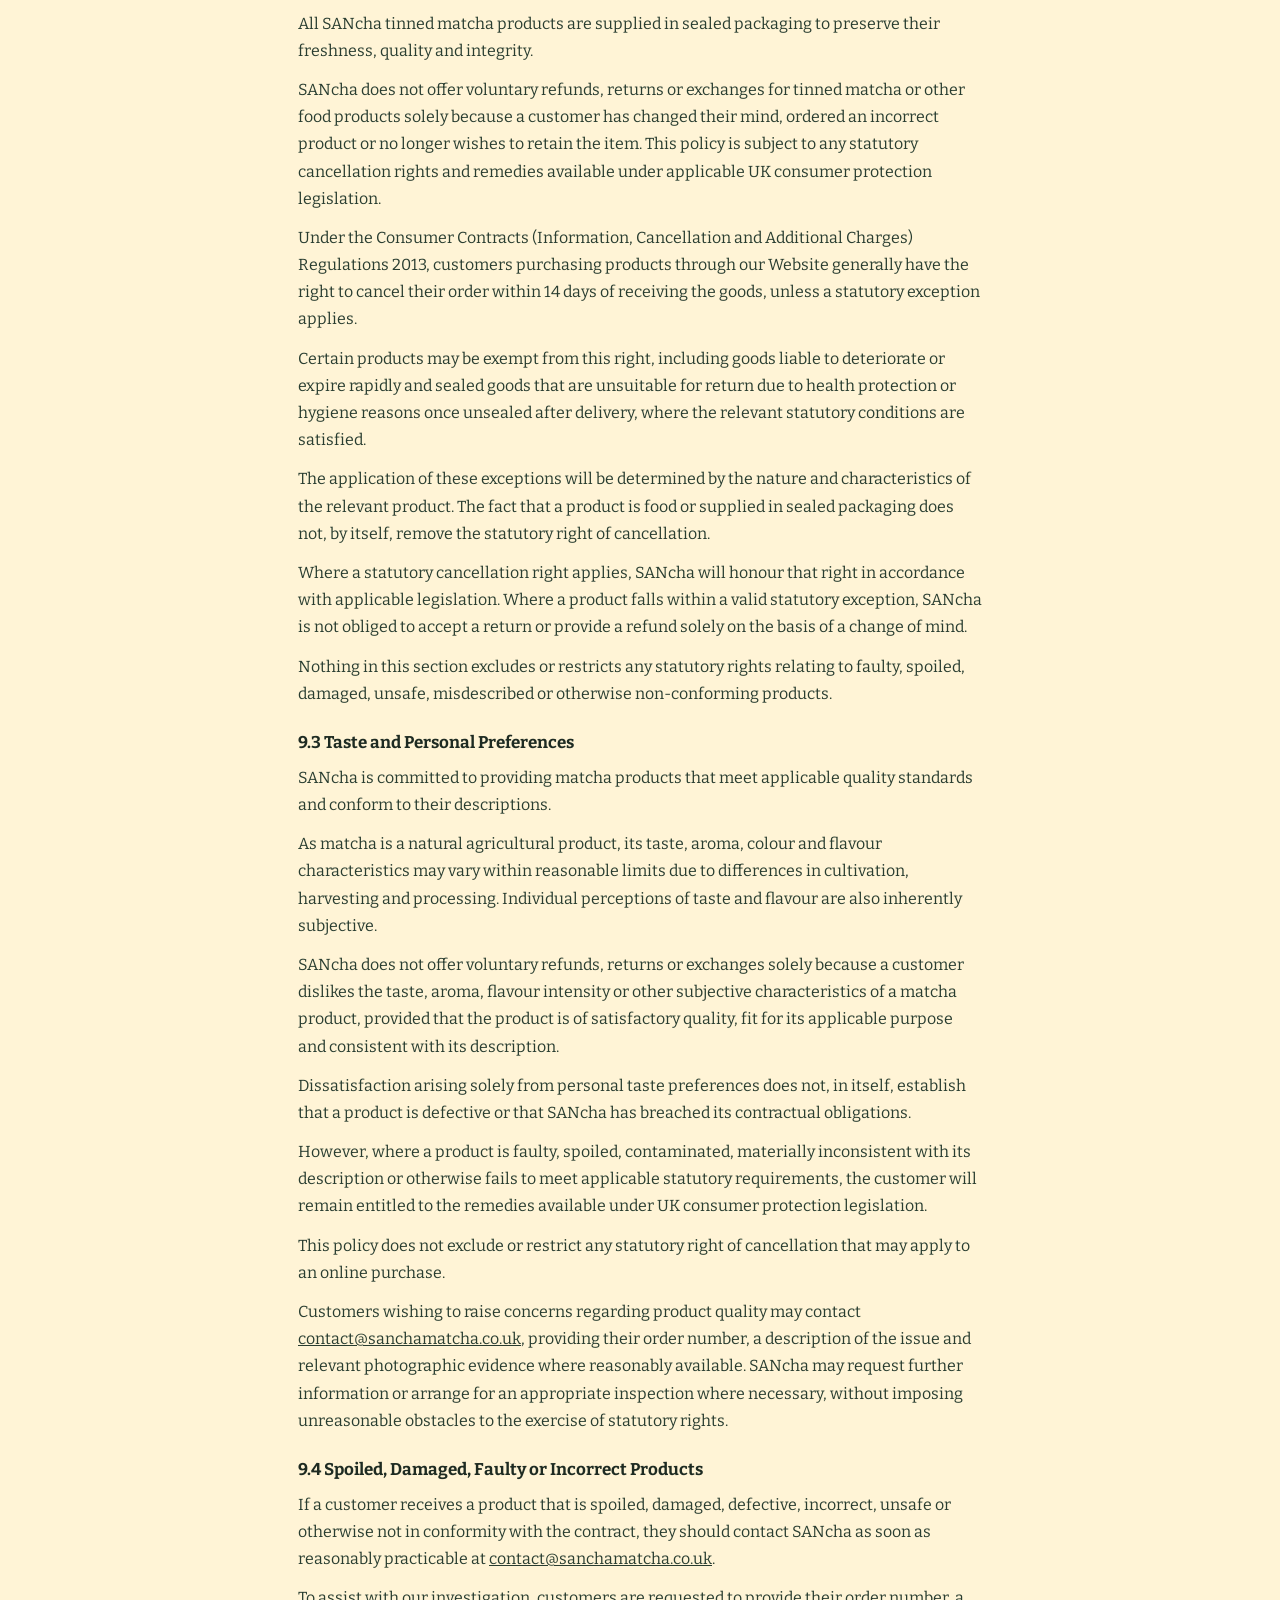
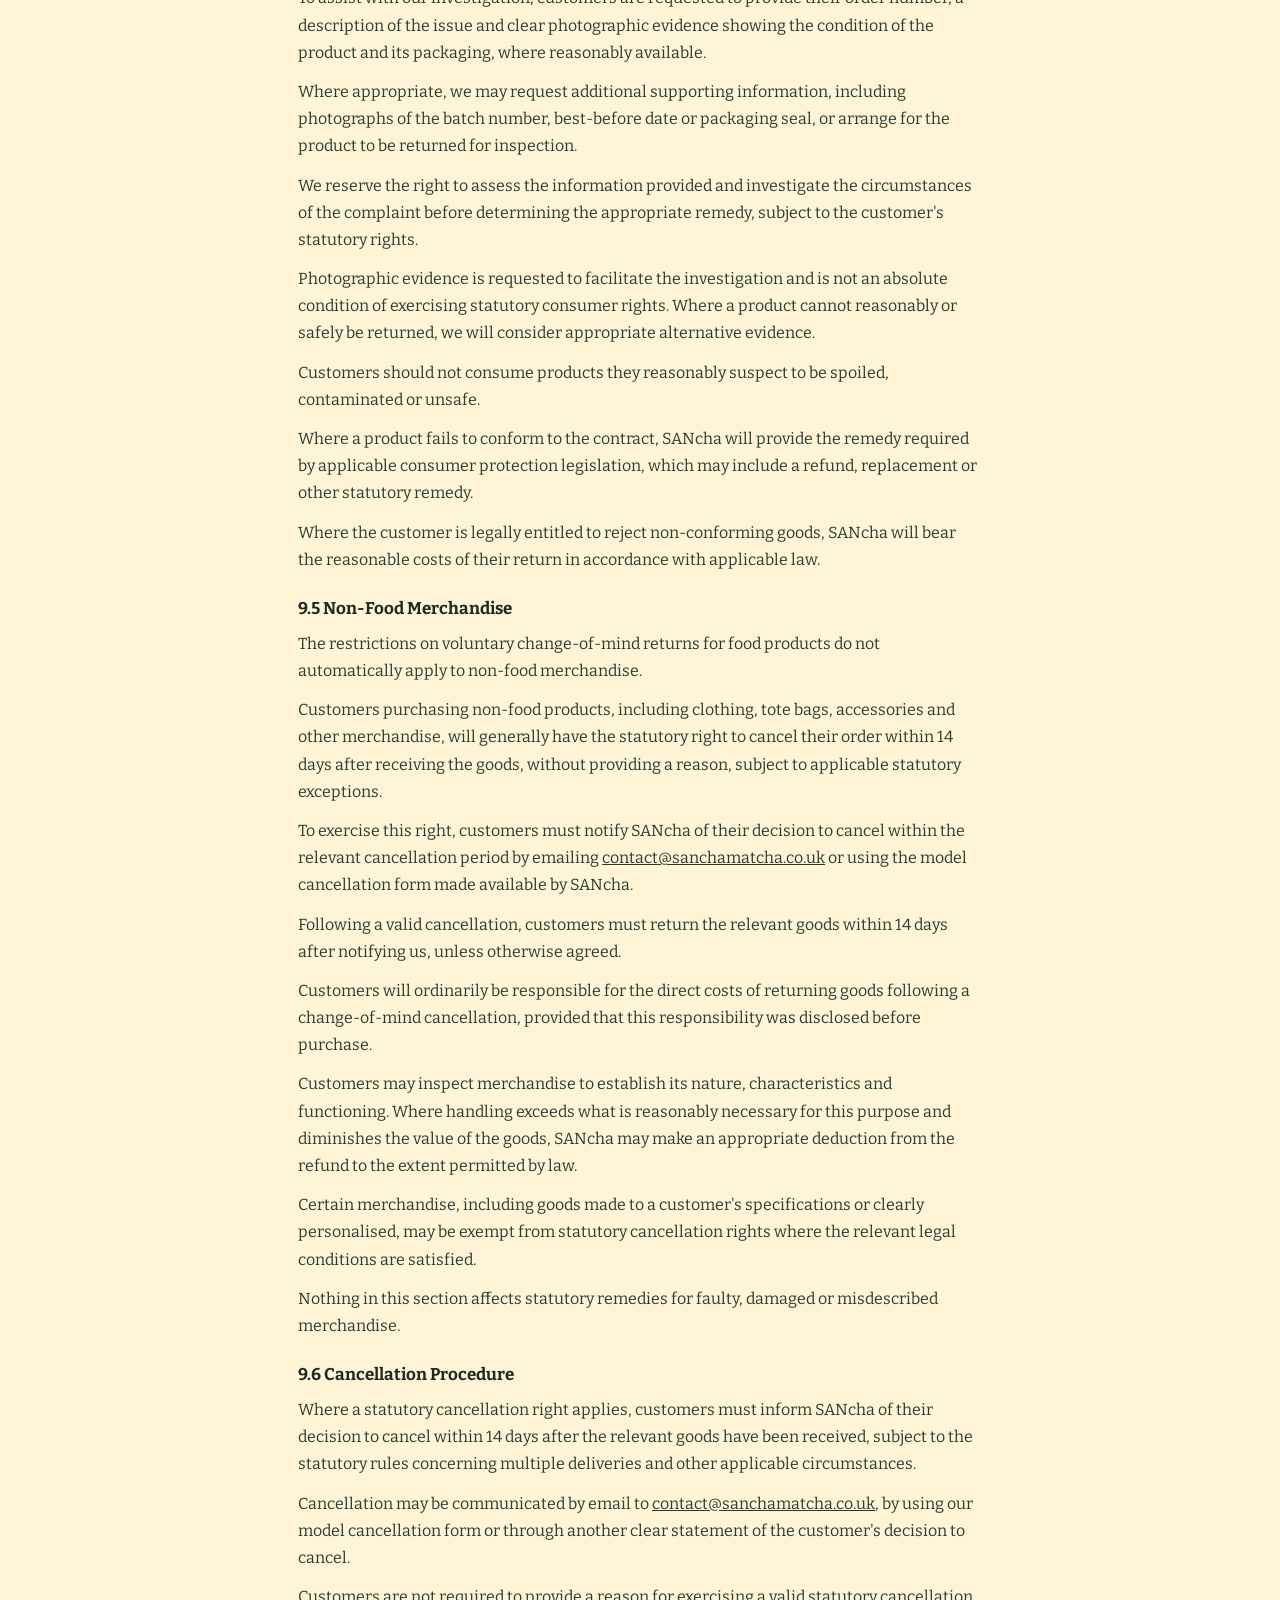
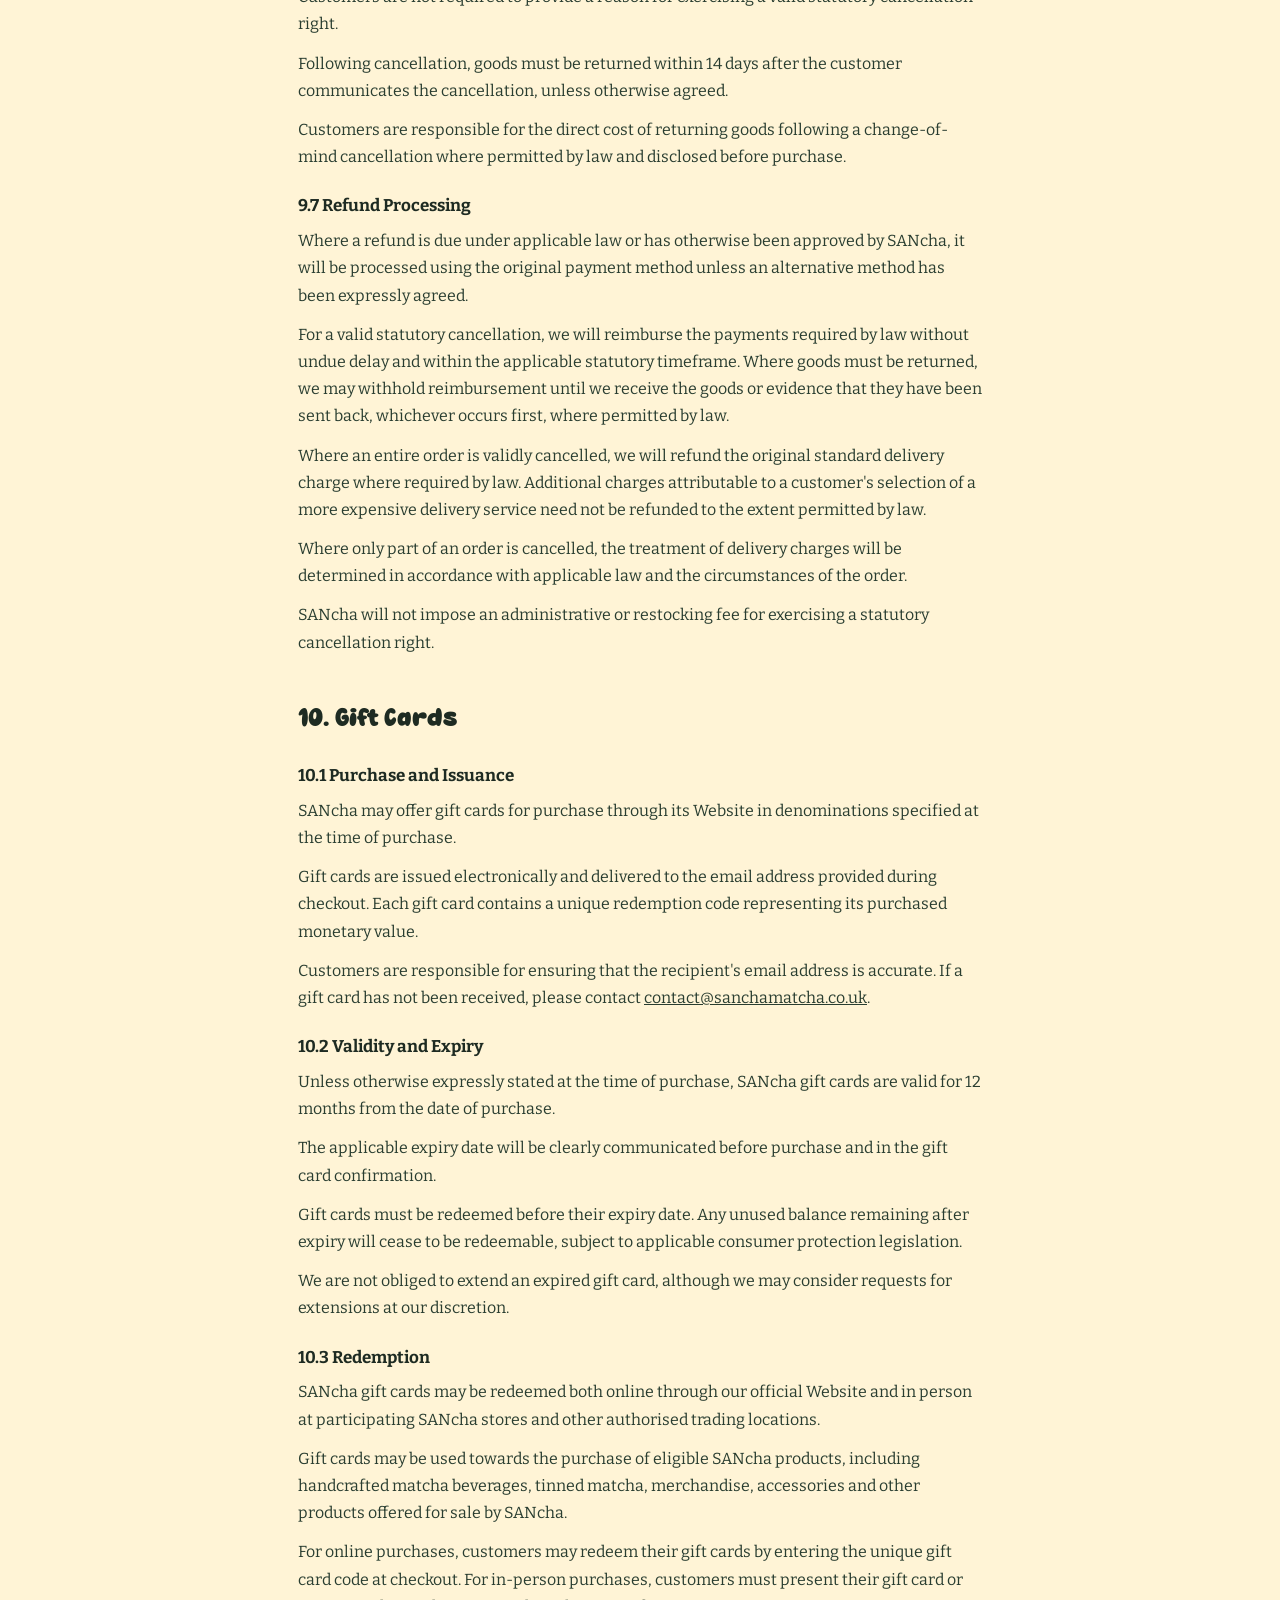
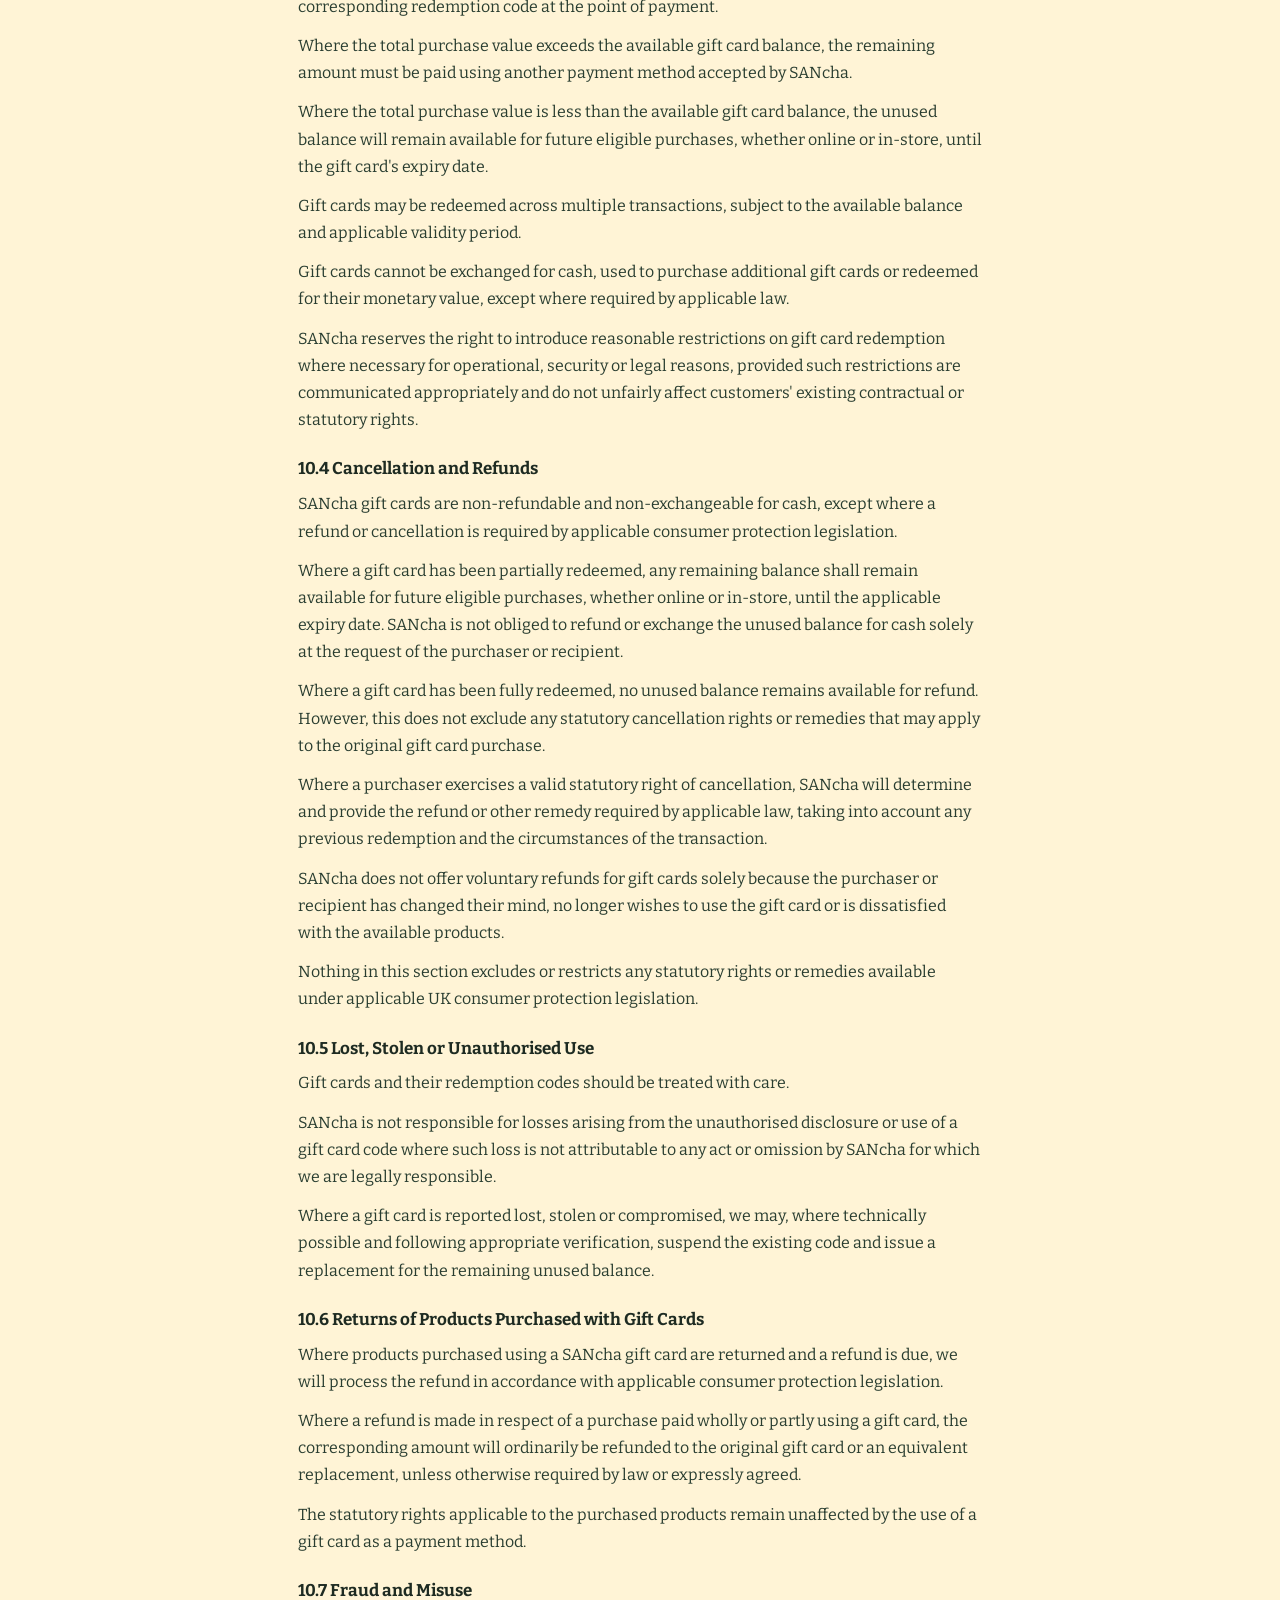
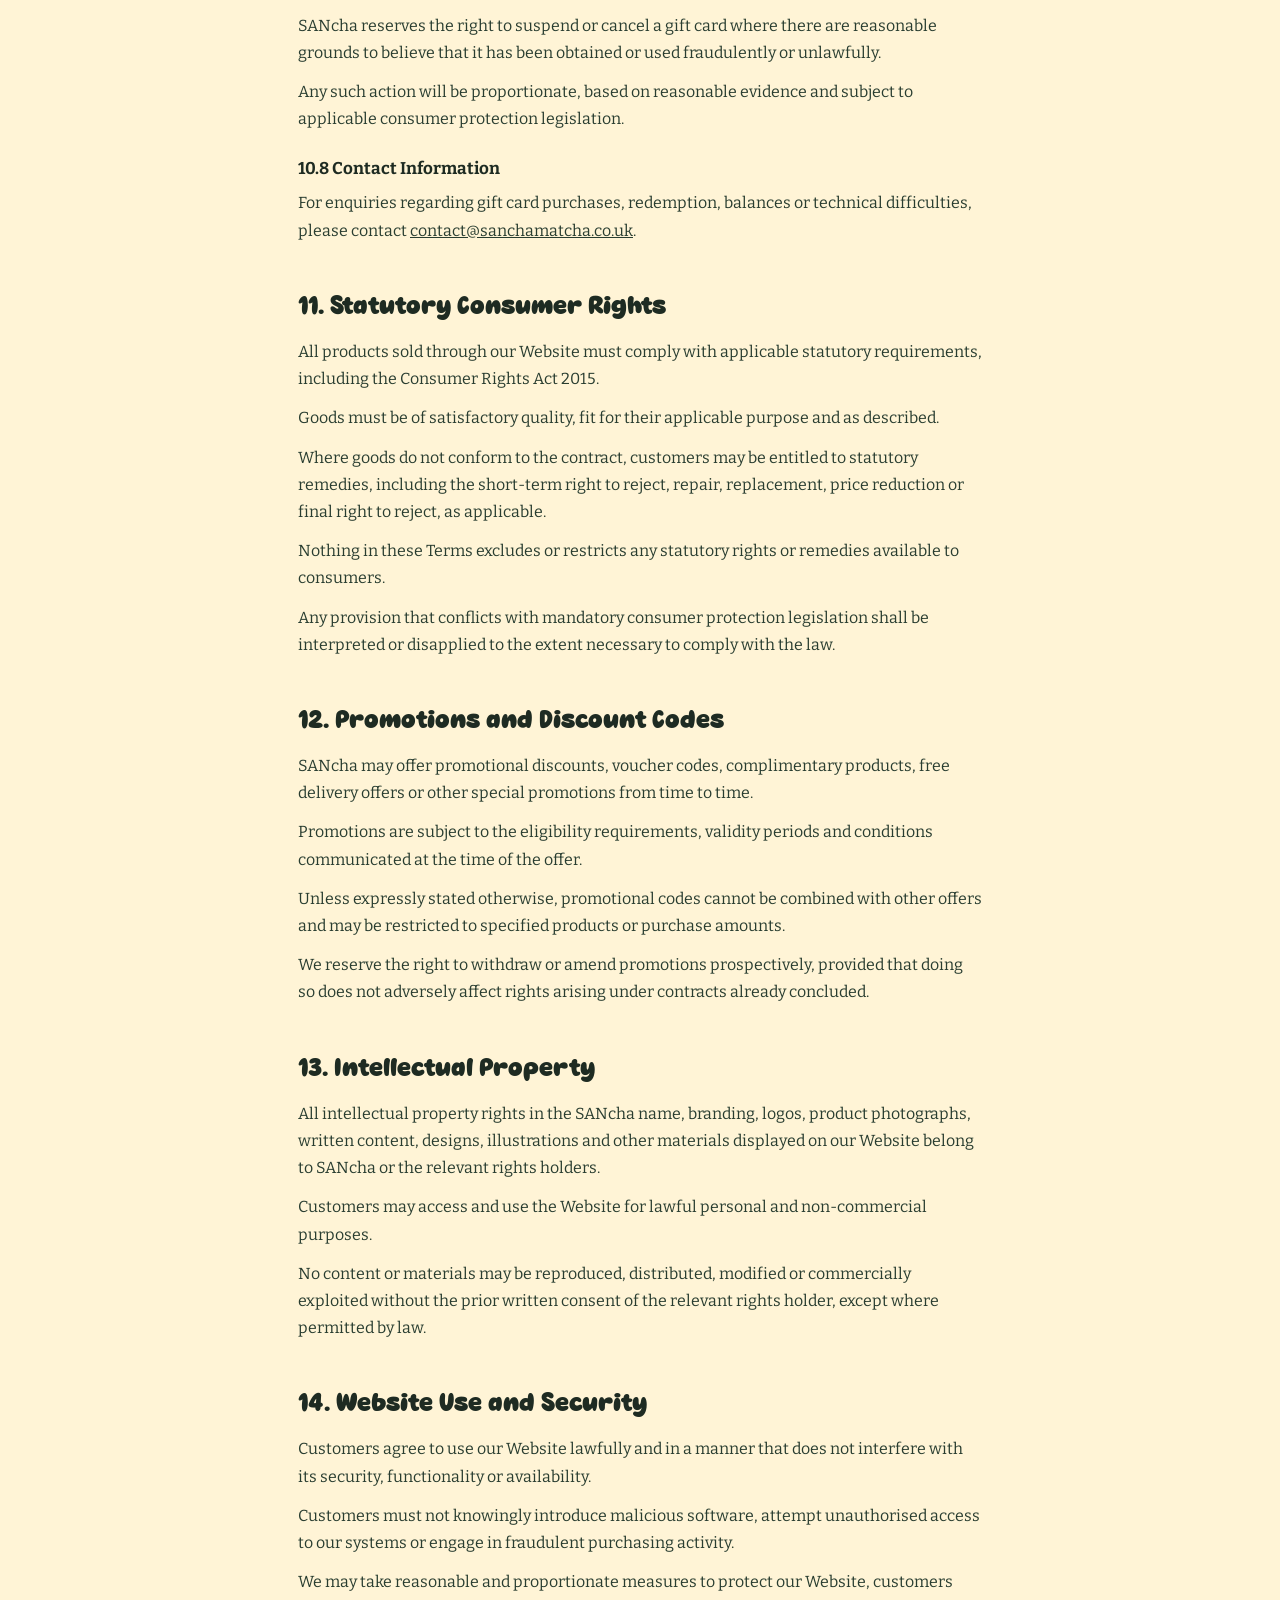
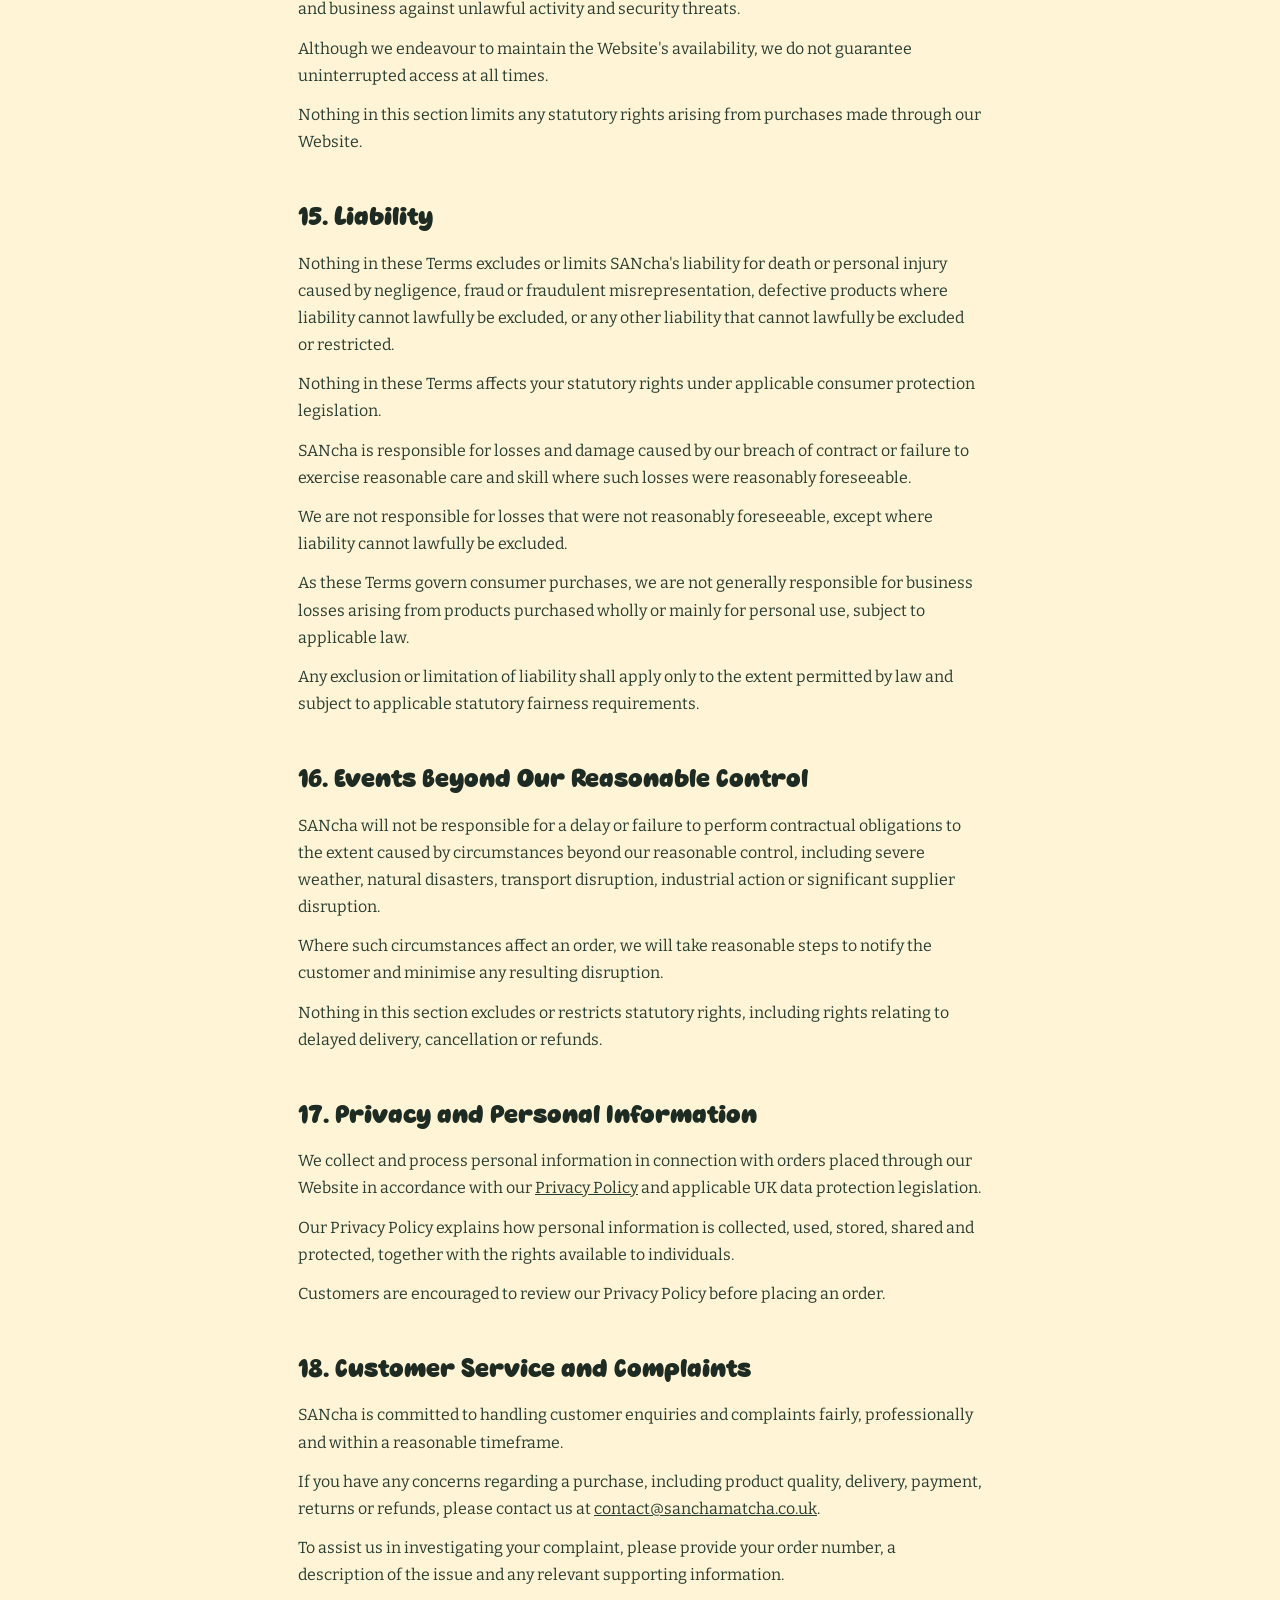
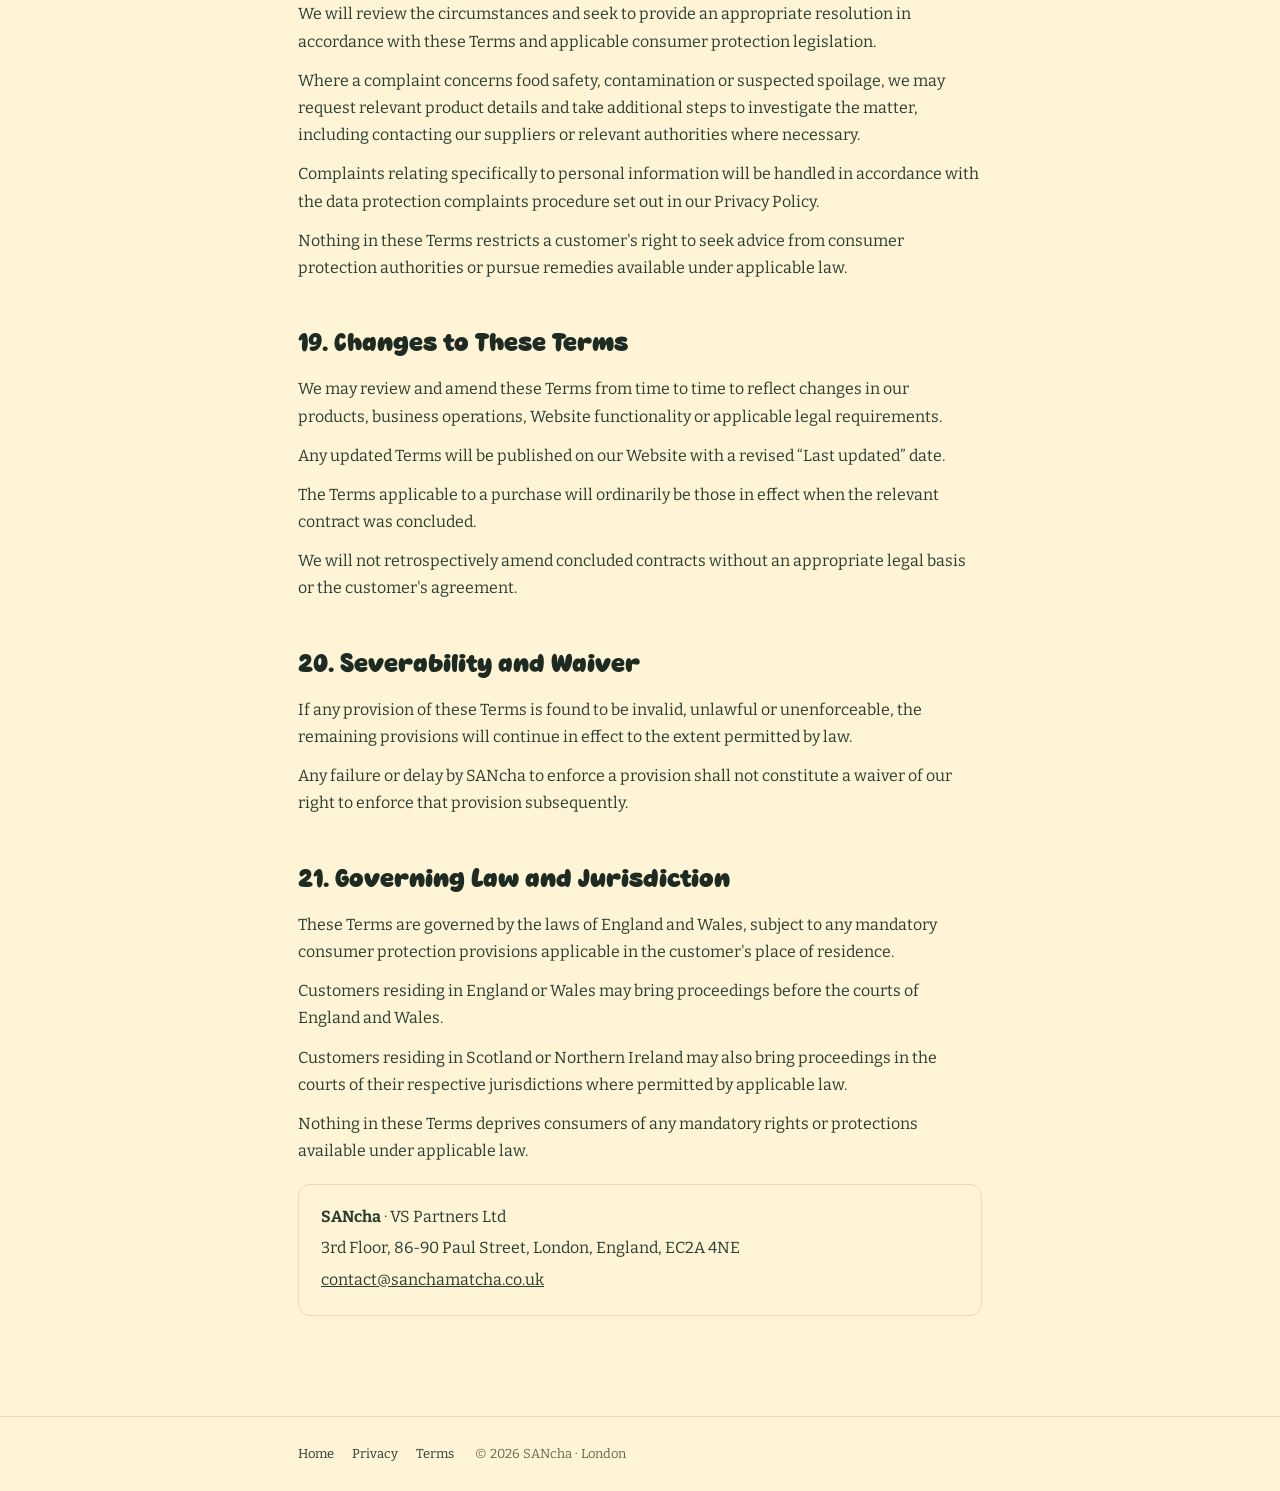
<file: terms/index.html>
<!DOCTYPE html>
<html lang="en">
<head>
<meta charset="UTF-8">
<meta name="viewport" content="width=device-width, initial-scale=1.0">
<title>Terms of Sale — SANcha</title>
<meta name="description" content="The terms governing purchases made through the SANcha website, operated by VS Partners Ltd.">
<meta name="robots" content="index, follow">
<meta name="theme-color" content="#293D30">
<link rel="canonical" href="https://sanchamatcha.co.uk/terms/">
<link rel="icon" type="image/png" href="../assets/favicon.png">
<link rel="apple-touch-icon" href="../assets/favicon.png">
<style>
  @font-face{font-family:'SuperWaffles';font-style:normal;font-weight:400 700;font-display:swap;src:url(../assets/fonts/superwaffles.woff2) format('woff2')}
  @font-face{font-family:'Fredoka';font-style:normal;font-weight:400 700;font-display:swap;src:url(../assets/fonts/fredoka-latin.woff2) format('woff2')}
  @font-face{font-family:'Bitter';font-style:normal;font-weight:400 700;font-display:swap;src:url(../assets/fonts/bitter-latin.woff2) format('woff2')}
  :root{--forest:#1e2b22;--matcha-deep:#293D30;--cream:#FFF4D6;--paper:#FFF4D6;--charcoal:#293D30;--line:#e7ddbe;--muted:#6b6550}
  *{margin:0;padding:0;box-sizing:border-box}
  body{font-family:'Bitter',serif;background:var(--paper);color:var(--charcoal);line-height:1.7;font-weight:400;-webkit-font-smoothing:antialiased}
  .wrap{max-width:740px;margin:0 auto;padding:0 28px}
  header{border-bottom:1px solid var(--line);padding:22px 0}
  header .wrap{display:flex;align-items:center;justify-content:space-between}
  header a.brand{font-family:'SuperWaffles','Fredoka',sans-serif;font-size:24px;color:var(--forest);text-decoration:none;letter-spacing:.02em}
  header a.back{font-size:12px;letter-spacing:.14em;text-transform:uppercase;color:var(--matcha-deep);text-decoration:none}
  header a.back:hover{color:var(--forest)}
  main{padding:56px 0 80px}
  h1{font-family:'SuperWaffles','Fredoka',sans-serif;font-weight:500;font-size:clamp(34px,5vw,50px);color:var(--forest);line-height:1.05}
  .updated{margin-top:10px;font-size:13px;letter-spacing:.06em;color:var(--muted)}
  h2{font-family:'SuperWaffles','Fredoka',sans-serif;font-weight:500;font-size:26px;color:var(--forest);margin:40px 0 10px}
  h3{font-family:'Bitter',serif;font-weight:700;font-size:17px;color:var(--forest);margin:22px 0 6px}
  p,li{font-size:16px;margin-bottom:12px}
  ul{padding-left:22px;margin-bottom:12px}
  a{color:var(--matcha-deep)}
  .note{background:var(--cream);border:1px solid var(--line);border-radius:12px;padding:18px 22px;margin:20px 0;font-size:15px}
  .note p{margin-bottom:4px}
  footer{border-top:1px solid var(--line);padding:26px 0;font-size:13px;color:var(--muted)}
  footer a{color:var(--matcha-deep);text-decoration:none;margin-right:18px}
</style>
</head>
<body>
<header><div class="wrap">
  <a class="brand" href="/sancha-preview/">SANcha</a>
  <a class="back" href="/sancha-preview/">&larr; Back to site</a>
</div></header>

<main><div class="wrap">
  <h1>Terms of Sale</h1>
  <p class="updated">Last updated: 18 November 2026</p>

  <h2>1. Introduction</h2>
  <p>These Terms of Sale (&ldquo;Terms&rdquo;) govern all purchases of products made through the official SANcha website at <a href="https://sanchamatcha.co.uk/">www.sanchamatcha.co.uk</a> (the &ldquo;Website&rdquo;), operated by VS Partners Ltd, trading as SANcha (&ldquo;SANcha&rdquo;, &ldquo;we&rdquo;, &ldquo;us&rdquo; or &ldquo;our&rdquo;).</p>
  <p>By placing an order through our Website, you agree to purchase the products in accordance with these Terms, together with our Delivery Policy and Returns &amp; Refunds Policy, which form part of the contractual arrangements governing your purchase.</p>
  <p>Please read these Terms carefully before placing an order. Nothing in these Terms is intended to exclude, restrict or otherwise affect your statutory rights under applicable UK consumer protection legislation, including the Consumer Rights Act 2015 and the Consumer Contracts (Information, Cancellation and Additional Charges) Regulations 2013.</p>

  <h2>2. About Us</h2>
  <p>SANcha is a UK-based matcha brand specialising in premium matcha products, matcha-related merchandise and accessories. Our business details are as follows:</p>
  <div class="note">
    <p><strong>Trading Name:</strong> SANcha</p>
    <p><strong>Registered Company Name:</strong> VS Partners Ltd</p>
    <p><strong>Company Registration Number:</strong> 16185759</p>
    <p><strong>Registered Office:</strong> 3rd Floor, 86-90 Paul Street, London, England, EC2A 4NE</p>
    <p><strong>Email:</strong> <a href="mailto:contact@sanchamatcha.co.uk">contact@sanchamatcha.co.uk</a></p>
    <p><strong>Website:</strong> <a href="https://sanchamatcha.co.uk/">www.sanchamatcha.co.uk</a></p>
    <p><strong>VAT Registration Number:</strong> 526 9478 48</p>
  </div>
  <p>For any questions concerning these Terms or purchases made through our Website, please contact us at <a href="mailto:contact@sanchamatcha.co.uk">contact@sanchamatcha.co.uk</a>.</p>

  <h2>3. Scope and Application</h2>
  <p>These Terms apply to purchases made by consumers through our Website, including tinned matcha, other food and consumable products, merchandise, accessories, gift sets, gift cards, and other products offered for retail sale.</p>
  <p>For the purposes of these Terms, a &ldquo;consumer&rdquo; means an individual acting for purposes wholly or mainly outside their trade, business, craft or profession.</p>
  <p>Commercial purchases and wholesale supply arrangements shall be governed by separate terms and conditions agreed between SANcha and the relevant business customer, unless expressly agreed otherwise in writing.</p>
  <p>These Terms apply exclusively to purchases made through our Website and do not automatically govern purchases made at physical markets, pop-up events or other in-person trading locations.</p>

  <h2>4. Products and Product Information</h2>
  <p>SANcha endeavours to ensure that all products displayed on our Website are accurately described and that relevant product information, including ingredients, quantities, specifications, prices and availability, is clearly presented.</p>
  <p>Our tinned matcha products are supplied in sealed packaging to preserve their freshness, quality and integrity. Customers are advised to inspect the packaging upon delivery and follow the storage and preparation instructions provided.</p>
  <p>As matcha is a natural agricultural product, variations in colour, aroma, flavour and appearance may occur between production batches due to differences in cultivation, harvesting and processing. Such variations do not necessarily constitute a defect, provided the product remains of satisfactory quality, fit for its applicable purpose and consistent with its description.</p>
  <p>Product photographs are provided for illustrative purposes. Although we make reasonable efforts to represent our products accurately, their appearance may vary slightly depending on screen settings and lighting conditions.</p>
  <p>Customers should carefully review all product descriptions, ingredient lists, allergen information, caffeine information, best-before dates and storage instructions before purchasing or consuming any food product.</p>
  <p>Matcha naturally contains caffeine. Customers who are pregnant, breastfeeding, sensitive to caffeine or subject to particular dietary or medical restrictions should seek appropriate professional advice where necessary.</p>
  <p>We reserve the right to update product descriptions, packaging, specifications and availability from time to time. Any changes affecting an accepted order will be addressed in accordance with applicable law.</p>

  <h2>5. Orders and Formation of Contract</h2>
  <p>By placing an order through our Website, you make an offer to purchase the selected products in accordance with these Terms.</p>
  <p>Following submission of an order, we will send an acknowledgement to the email address provided at checkout. This acknowledgement confirms receipt of your order but does not constitute acceptance of your offer.</p>
  <p>A legally binding contract between you and SANcha will be formed when we issue a dispatch confirmation, unless we expressly confirm acceptance at an earlier stage.</p>
  <p>We reserve the right to decline an order before acceptance where reasonably necessary, including where a product is unavailable, payment authorisation is unsuccessful, an obvious pricing error has occurred or we have reasonable grounds to suspect fraudulent activity.</p>
  <p>Where payment has already been collected for an order that we do not accept, we will arrange a full refund without undue delay.</p>
  <p>Customers are responsible for ensuring that the information provided during checkout, including contact details and delivery addresses, is accurate and complete.</p>

  <h2>6. Prices and Payment</h2>
  <p>All prices displayed on our Website are expressed in pounds sterling (&pound;) and include VAT where applicable.</p>
  <p>Delivery charges and any additional applicable costs will be clearly displayed before an order is submitted.</p>
  <p>Payment must be made using one of the payment methods available at checkout. Payments are processed through authorised third-party payment service providers.</p>
  <p>We do not ordinarily store customers' complete payment card details. Payment information is handled in accordance with the relevant payment provider's security and privacy arrangements.</p>
  <p>We take reasonable care to ensure that product prices are accurate. Where an obvious pricing error is identified before acceptance of an order, we will notify the customer and provide an opportunity to proceed at the correct price or cancel without charge.</p>
  <p>Where a pricing error is discovered after a contract has been formed, the matter will be addressed in accordance with applicable contract and consumer protection law.</p>

  <h2>7. Product Availability</h2>
  <p>All products are subject to availability.</p>
  <p>Although we make reasonable efforts to maintain accurate stock information, discrepancies may occasionally arise due to fluctuations in demand, supplier delays or technical errors.</p>
  <p>Where we are unable to fulfil an accepted order, we will notify the customer as soon as reasonably practicable and provide an appropriate remedy, including a refund for any products that cannot be supplied.</p>
  <p>We will not substitute products without the customer's agreement.</p>

  <h2>8. Delivery and Shipping</h2>
  <p>SANcha currently delivers throughout the United Kingdom, including England, Scotland, Wales and Northern Ireland.</p>
  <p>Standard delivery is charged at &pound;3.75 per order. Complimentary standard delivery is available for orders with a qualifying product value exceeding &pound;50, calculated after any applicable discounts and excluding delivery charges.</p>
  <p>We aim to dispatch orders within 1&ndash;2 working days following successful payment confirmation, excluding weekends and public holidays. Delivery estimates are provided for guidance and are not guaranteed unless a specific delivery date has been expressly agreed.</p>
  <p>Where no delivery period has been agreed, we will deliver the goods without undue delay and within 30 days after the contract is concluded, unless otherwise permitted by law.</p>
  <p>Risk of loss or damage to the goods remains with SANcha until they come into the physical possession of the customer or a person nominated by the customer to receive them, subject to applicable statutory exceptions.</p>
  <p>Customers must provide accurate delivery information. Where an incorrect or incomplete address results in a failed delivery, we may request payment of reasonable additional delivery costs attributable to the customer's error, provided such charges are lawful and have been appropriately disclosed.</p>

  <h2>9. Returns, Cancellations and Refunds</h2>
  <h3>9.1 General Policy</h3>
  <p>SANcha does not offer additional voluntary change-of-mind returns, exchanges or refunds for food and consumable products beyond the rights required by applicable law.</p>
  <p>The cancellation and return arrangements applicable to an order depend on the nature of the products purchased and any relevant statutory exceptions.</p>
  <p>Nothing in this section excludes or restricts a customer's statutory cancellation rights or remedies for goods that are faulty, damaged, misdescribed or otherwise fail to conform to the contract.</p>

  <h3>9.2 Sealed Tinned Matcha and Other Food Products</h3>
  <p>All SANcha tinned matcha products are supplied in sealed packaging to preserve their freshness, quality and integrity.</p>
  <p>SANcha does not offer voluntary refunds, returns or exchanges for tinned matcha or other food products solely because a customer has changed their mind, ordered an incorrect product or no longer wishes to retain the item. This policy is subject to any statutory cancellation rights and remedies available under applicable UK consumer protection legislation.</p>
  <p>Under the Consumer Contracts (Information, Cancellation and Additional Charges) Regulations 2013, customers purchasing products through our Website generally have the right to cancel their order within 14 days of receiving the goods, unless a statutory exception applies.</p>
  <p>Certain products may be exempt from this right, including goods liable to deteriorate or expire rapidly and sealed goods that are unsuitable for return due to health protection or hygiene reasons once unsealed after delivery, where the relevant statutory conditions are satisfied.</p>
  <p>The application of these exceptions will be determined by the nature and characteristics of the relevant product. The fact that a product is food or supplied in sealed packaging does not, by itself, remove the statutory right of cancellation.</p>
  <p>Where a statutory cancellation right applies, SANcha will honour that right in accordance with applicable legislation. Where a product falls within a valid statutory exception, SANcha is not obliged to accept a return or provide a refund solely on the basis of a change of mind.</p>
  <p>Nothing in this section excludes or restricts any statutory rights relating to faulty, spoiled, damaged, unsafe, misdescribed or otherwise non-conforming products.</p>

  <h3>9.3 Taste and Personal Preferences</h3>
  <p>SANcha is committed to providing matcha products that meet applicable quality standards and conform to their descriptions.</p>
  <p>As matcha is a natural agricultural product, its taste, aroma, colour and flavour characteristics may vary within reasonable limits due to differences in cultivation, harvesting and processing. Individual perceptions of taste and flavour are also inherently subjective.</p>
  <p>SANcha does not offer voluntary refunds, returns or exchanges solely because a customer dislikes the taste, aroma, flavour intensity or other subjective characteristics of a matcha product, provided that the product is of satisfactory quality, fit for its applicable purpose and consistent with its description.</p>
  <p>Dissatisfaction arising solely from personal taste preferences does not, in itself, establish that a product is defective or that SANcha has breached its contractual obligations.</p>
  <p>However, where a product is faulty, spoiled, contaminated, materially inconsistent with its description or otherwise fails to meet applicable statutory requirements, the customer will remain entitled to the remedies available under UK consumer protection legislation.</p>
  <p>This policy does not exclude or restrict any statutory right of cancellation that may apply to an online purchase.</p>
  <p>Customers wishing to raise concerns regarding product quality may contact <a href="mailto:contact@sanchamatcha.co.uk">contact@sanchamatcha.co.uk</a>, providing their order number, a description of the issue and relevant photographic evidence where reasonably available. SANcha may request further information or arrange for an appropriate inspection where necessary, without imposing unreasonable obstacles to the exercise of statutory rights.</p>

  <h3>9.4 Spoiled, Damaged, Faulty or Incorrect Products</h3>
  <p>If a customer receives a product that is spoiled, damaged, defective, incorrect, unsafe or otherwise not in conformity with the contract, they should contact SANcha as soon as reasonably practicable at <a href="mailto:contact@sanchamatcha.co.uk">contact@sanchamatcha.co.uk</a>.</p>
  <p>To assist with our investigation, customers are requested to provide their order number, a description of the issue and clear photographic evidence showing the condition of the product and its packaging, where reasonably available.</p>
  <p>Where appropriate, we may request additional supporting information, including photographs of the batch number, best-before date or packaging seal, or arrange for the product to be returned for inspection.</p>
  <p>We reserve the right to assess the information provided and investigate the circumstances of the complaint before determining the appropriate remedy, subject to the customer's statutory rights.</p>
  <p>Photographic evidence is requested to facilitate the investigation and is not an absolute condition of exercising statutory consumer rights. Where a product cannot reasonably or safely be returned, we will consider appropriate alternative evidence.</p>
  <p>Customers should not consume products they reasonably suspect to be spoiled, contaminated or unsafe.</p>
  <p>Where a product fails to conform to the contract, SANcha will provide the remedy required by applicable consumer protection legislation, which may include a refund, replacement or other statutory remedy.</p>
  <p>Where the customer is legally entitled to reject non-conforming goods, SANcha will bear the reasonable costs of their return in accordance with applicable law.</p>

  <h3>9.5 Non-Food Merchandise</h3>
  <p>The restrictions on voluntary change-of-mind returns for food products do not automatically apply to non-food merchandise.</p>
  <p>Customers purchasing non-food products, including clothing, tote bags, accessories and other merchandise, will generally have the statutory right to cancel their order within 14 days after receiving the goods, without providing a reason, subject to applicable statutory exceptions.</p>
  <p>To exercise this right, customers must notify SANcha of their decision to cancel within the relevant cancellation period by emailing <a href="mailto:contact@sanchamatcha.co.uk">contact@sanchamatcha.co.uk</a> or using the model cancellation form made available by SANcha.</p>
  <p>Following a valid cancellation, customers must return the relevant goods within 14 days after notifying us, unless otherwise agreed.</p>
  <p>Customers will ordinarily be responsible for the direct costs of returning goods following a change-of-mind cancellation, provided that this responsibility was disclosed before purchase.</p>
  <p>Customers may inspect merchandise to establish its nature, characteristics and functioning. Where handling exceeds what is reasonably necessary for this purpose and diminishes the value of the goods, SANcha may make an appropriate deduction from the refund to the extent permitted by law.</p>
  <p>Certain merchandise, including goods made to a customer's specifications or clearly personalised, may be exempt from statutory cancellation rights where the relevant legal conditions are satisfied.</p>
  <p>Nothing in this section affects statutory remedies for faulty, damaged or misdescribed merchandise.</p>

  <h3>9.6 Cancellation Procedure</h3>
  <p>Where a statutory cancellation right applies, customers must inform SANcha of their decision to cancel within 14 days after the relevant goods have been received, subject to the statutory rules concerning multiple deliveries and other applicable circumstances.</p>
  <p>Cancellation may be communicated by email to <a href="mailto:contact@sanchamatcha.co.uk">contact@sanchamatcha.co.uk</a>, by using our model cancellation form or through another clear statement of the customer's decision to cancel.</p>
  <p>Customers are not required to provide a reason for exercising a valid statutory cancellation right.</p>
  <p>Following cancellation, goods must be returned within 14 days after the customer communicates the cancellation, unless otherwise agreed.</p>
  <p>Customers are responsible for the direct cost of returning goods following a change-of-mind cancellation where permitted by law and disclosed before purchase.</p>

  <h3>9.7 Refund Processing</h3>
  <p>Where a refund is due under applicable law or has otherwise been approved by SANcha, it will be processed using the original payment method unless an alternative method has been expressly agreed.</p>
  <p>For a valid statutory cancellation, we will reimburse the payments required by law without undue delay and within the applicable statutory timeframe. Where goods must be returned, we may withhold reimbursement until we receive the goods or evidence that they have been sent back, whichever occurs first, where permitted by law.</p>
  <p>Where an entire order is validly cancelled, we will refund the original standard delivery charge where required by law. Additional charges attributable to a customer's selection of a more expensive delivery service need not be refunded to the extent permitted by law.</p>
  <p>Where only part of an order is cancelled, the treatment of delivery charges will be determined in accordance with applicable law and the circumstances of the order.</p>
  <p>SANcha will not impose an administrative or restocking fee for exercising a statutory cancellation right.</p>

  <h2>10. Gift Cards</h2>
  <h3>10.1 Purchase and Issuance</h3>
  <p>SANcha may offer gift cards for purchase through its Website in denominations specified at the time of purchase.</p>
  <p>Gift cards are issued electronically and delivered to the email address provided during checkout. Each gift card contains a unique redemption code representing its purchased monetary value.</p>
  <p>Customers are responsible for ensuring that the recipient's email address is accurate. If a gift card has not been received, please contact <a href="mailto:contact@sanchamatcha.co.uk">contact@sanchamatcha.co.uk</a>.</p>

  <h3>10.2 Validity and Expiry</h3>
  <p>Unless otherwise expressly stated at the time of purchase, SANcha gift cards are valid for 12 months from the date of purchase.</p>
  <p>The applicable expiry date will be clearly communicated before purchase and in the gift card confirmation.</p>
  <p>Gift cards must be redeemed before their expiry date. Any unused balance remaining after expiry will cease to be redeemable, subject to applicable consumer protection legislation.</p>
  <p>We are not obliged to extend an expired gift card, although we may consider requests for extensions at our discretion.</p>

  <h3>10.3 Redemption</h3>
  <p>SANcha gift cards may be redeemed both online through our official Website and in person at participating SANcha stores and other authorised trading locations.</p>
  <p>Gift cards may be used towards the purchase of eligible SANcha products, including handcrafted matcha beverages, tinned matcha, merchandise, accessories and other products offered for sale by SANcha.</p>
  <p>For online purchases, customers may redeem their gift cards by entering the unique gift card code at checkout. For in-person purchases, customers must present their gift card or corresponding redemption code at the point of payment.</p>
  <p>Where the total purchase value exceeds the available gift card balance, the remaining amount must be paid using another payment method accepted by SANcha.</p>
  <p>Where the total purchase value is less than the available gift card balance, the unused balance will remain available for future eligible purchases, whether online or in-store, until the gift card's expiry date.</p>
  <p>Gift cards may be redeemed across multiple transactions, subject to the available balance and applicable validity period.</p>
  <p>Gift cards cannot be exchanged for cash, used to purchase additional gift cards or redeemed for their monetary value, except where required by applicable law.</p>
  <p>SANcha reserves the right to introduce reasonable restrictions on gift card redemption where necessary for operational, security or legal reasons, provided such restrictions are communicated appropriately and do not unfairly affect customers' existing contractual or statutory rights.</p>

  <h3>10.4 Cancellation and Refunds</h3>
  <p>SANcha gift cards are non-refundable and non-exchangeable for cash, except where a refund or cancellation is required by applicable consumer protection legislation.</p>
  <p>Where a gift card has been partially redeemed, any remaining balance shall remain available for future eligible purchases, whether online or in-store, until the applicable expiry date. SANcha is not obliged to refund or exchange the unused balance for cash solely at the request of the purchaser or recipient.</p>
  <p>Where a gift card has been fully redeemed, no unused balance remains available for refund. However, this does not exclude any statutory cancellation rights or remedies that may apply to the original gift card purchase.</p>
  <p>Where a purchaser exercises a valid statutory right of cancellation, SANcha will determine and provide the refund or other remedy required by applicable law, taking into account any previous redemption and the circumstances of the transaction.</p>
  <p>SANcha does not offer voluntary refunds for gift cards solely because the purchaser or recipient has changed their mind, no longer wishes to use the gift card or is dissatisfied with the available products.</p>
  <p>Nothing in this section excludes or restricts any statutory rights or remedies available under applicable UK consumer protection legislation.</p>

  <h3>10.5 Lost, Stolen or Unauthorised Use</h3>
  <p>Gift cards and their redemption codes should be treated with care.</p>
  <p>SANcha is not responsible for losses arising from the unauthorised disclosure or use of a gift card code where such loss is not attributable to any act or omission by SANcha for which we are legally responsible.</p>
  <p>Where a gift card is reported lost, stolen or compromised, we may, where technically possible and following appropriate verification, suspend the existing code and issue a replacement for the remaining unused balance.</p>

  <h3>10.6 Returns of Products Purchased with Gift Cards</h3>
  <p>Where products purchased using a SANcha gift card are returned and a refund is due, we will process the refund in accordance with applicable consumer protection legislation.</p>
  <p>Where a refund is made in respect of a purchase paid wholly or partly using a gift card, the corresponding amount will ordinarily be refunded to the original gift card or an equivalent replacement, unless otherwise required by law or expressly agreed.</p>
  <p>The statutory rights applicable to the purchased products remain unaffected by the use of a gift card as a payment method.</p>

  <h3>10.7 Fraud and Misuse</h3>
  <p>SANcha reserves the right to suspend or cancel a gift card where there are reasonable grounds to believe that it has been obtained or used fraudulently or unlawfully.</p>
  <p>Any such action will be proportionate, based on reasonable evidence and subject to applicable consumer protection legislation.</p>

  <h3>10.8 Contact Information</h3>
  <p>For enquiries regarding gift card purchases, redemption, balances or technical difficulties, please contact <a href="mailto:contact@sanchamatcha.co.uk">contact@sanchamatcha.co.uk</a>.</p>

  <h2>11. Statutory Consumer Rights</h2>
  <p>All products sold through our Website must comply with applicable statutory requirements, including the Consumer Rights Act 2015.</p>
  <p>Goods must be of satisfactory quality, fit for their applicable purpose and as described.</p>
  <p>Where goods do not conform to the contract, customers may be entitled to statutory remedies, including the short-term right to reject, repair, replacement, price reduction or final right to reject, as applicable.</p>
  <p>Nothing in these Terms excludes or restricts any statutory rights or remedies available to consumers.</p>
  <p>Any provision that conflicts with mandatory consumer protection legislation shall be interpreted or disapplied to the extent necessary to comply with the law.</p>

  <h2>12. Promotions and Discount Codes</h2>
  <p>SANcha may offer promotional discounts, voucher codes, complimentary products, free delivery offers or other special promotions from time to time.</p>
  <p>Promotions are subject to the eligibility requirements, validity periods and conditions communicated at the time of the offer.</p>
  <p>Unless expressly stated otherwise, promotional codes cannot be combined with other offers and may be restricted to specified products or purchase amounts.</p>
  <p>We reserve the right to withdraw or amend promotions prospectively, provided that doing so does not adversely affect rights arising under contracts already concluded.</p>

  <h2>13. Intellectual Property</h2>
  <p>All intellectual property rights in the SANcha name, branding, logos, product photographs, written content, designs, illustrations and other materials displayed on our Website belong to SANcha or the relevant rights holders.</p>
  <p>Customers may access and use the Website for lawful personal and non-commercial purposes.</p>
  <p>No content or materials may be reproduced, distributed, modified or commercially exploited without the prior written consent of the relevant rights holder, except where permitted by law.</p>

  <h2>14. Website Use and Security</h2>
  <p>Customers agree to use our Website lawfully and in a manner that does not interfere with its security, functionality or availability.</p>
  <p>Customers must not knowingly introduce malicious software, attempt unauthorised access to our systems or engage in fraudulent purchasing activity.</p>
  <p>We may take reasonable and proportionate measures to protect our Website, customers and business against unlawful activity and security threats.</p>
  <p>Although we endeavour to maintain the Website's availability, we do not guarantee uninterrupted access at all times.</p>
  <p>Nothing in this section limits any statutory rights arising from purchases made through our Website.</p>

  <h2>15. Liability</h2>
  <p>Nothing in these Terms excludes or limits SANcha's liability for death or personal injury caused by negligence, fraud or fraudulent misrepresentation, defective products where liability cannot lawfully be excluded, or any other liability that cannot lawfully be excluded or restricted.</p>
  <p>Nothing in these Terms affects your statutory rights under applicable consumer protection legislation.</p>
  <p>SANcha is responsible for losses and damage caused by our breach of contract or failure to exercise reasonable care and skill where such losses were reasonably foreseeable.</p>
  <p>We are not responsible for losses that were not reasonably foreseeable, except where liability cannot lawfully be excluded.</p>
  <p>As these Terms govern consumer purchases, we are not generally responsible for business losses arising from products purchased wholly or mainly for personal use, subject to applicable law.</p>
  <p>Any exclusion or limitation of liability shall apply only to the extent permitted by law and subject to applicable statutory fairness requirements.</p>

  <h2>16. Events Beyond Our Reasonable Control</h2>
  <p>SANcha will not be responsible for a delay or failure to perform contractual obligations to the extent caused by circumstances beyond our reasonable control, including severe weather, natural disasters, transport disruption, industrial action or significant supplier disruption.</p>
  <p>Where such circumstances affect an order, we will take reasonable steps to notify the customer and minimise any resulting disruption.</p>
  <p>Nothing in this section excludes or restricts statutory rights, including rights relating to delayed delivery, cancellation or refunds.</p>

  <h2>17. Privacy and Personal Information</h2>
  <p>We collect and process personal information in connection with orders placed through our Website in accordance with our <a href="/sancha-preview/privacy/">Privacy Policy</a> and applicable UK data protection legislation.</p>
  <p>Our Privacy Policy explains how personal information is collected, used, stored, shared and protected, together with the rights available to individuals.</p>
  <p>Customers are encouraged to review our Privacy Policy before placing an order.</p>

  <h2>18. Customer Service and Complaints</h2>
  <p>SANcha is committed to handling customer enquiries and complaints fairly, professionally and within a reasonable timeframe.</p>
  <p>If you have any concerns regarding a purchase, including product quality, delivery, payment, returns or refunds, please contact us at <a href="mailto:contact@sanchamatcha.co.uk">contact@sanchamatcha.co.uk</a>.</p>
  <p>To assist us in investigating your complaint, please provide your order number, a description of the issue and any relevant supporting information.</p>
  <p>We will review the circumstances and seek to provide an appropriate resolution in accordance with these Terms and applicable consumer protection legislation.</p>
  <p>Where a complaint concerns food safety, contamination or suspected spoilage, we may request relevant product details and take additional steps to investigate the matter, including contacting our suppliers or relevant authorities where necessary.</p>
  <p>Complaints relating specifically to personal information will be handled in accordance with the data protection complaints procedure set out in our Privacy Policy.</p>
  <p>Nothing in these Terms restricts a customer's right to seek advice from consumer protection authorities or pursue remedies available under applicable law.</p>

  <h2>19. Changes to These Terms</h2>
  <p>We may review and amend these Terms from time to time to reflect changes in our products, business operations, Website functionality or applicable legal requirements.</p>
  <p>Any updated Terms will be published on our Website with a revised &ldquo;Last updated&rdquo; date.</p>
  <p>The Terms applicable to a purchase will ordinarily be those in effect when the relevant contract was concluded.</p>
  <p>We will not retrospectively amend concluded contracts without an appropriate legal basis or the customer's agreement.</p>

  <h2>20. Severability and Waiver</h2>
  <p>If any provision of these Terms is found to be invalid, unlawful or unenforceable, the remaining provisions will continue in effect to the extent permitted by law.</p>
  <p>Any failure or delay by SANcha to enforce a provision shall not constitute a waiver of our right to enforce that provision subsequently.</p>

  <h2>21. Governing Law and Jurisdiction</h2>
  <p>These Terms are governed by the laws of England and Wales, subject to any mandatory consumer protection provisions applicable in the customer's place of residence.</p>
  <p>Customers residing in England or Wales may bring proceedings before the courts of England and Wales.</p>
  <p>Customers residing in Scotland or Northern Ireland may also bring proceedings in the courts of their respective jurisdictions where permitted by applicable law.</p>
  <p>Nothing in these Terms deprives consumers of any mandatory rights or protections available under applicable law.</p>

  <div class="note">
    <p><strong>SANcha</strong> &middot; VS Partners Ltd</p>
    <p>3rd Floor, 86-90 Paul Street, London, England, EC2A 4NE</p>
    <p><a href="mailto:contact@sanchamatcha.co.uk">contact@sanchamatcha.co.uk</a></p>
  </div>
</div></main>

<footer><div class="wrap">
  <a href="/sancha-preview/">Home</a><a href="/sancha-preview/privacy/">Privacy</a><a href="/sancha-preview/terms/">Terms</a>
  <span>&copy; 2026 SANcha &middot; London</span>
</div></footer>
</body>
</html>
</file>
